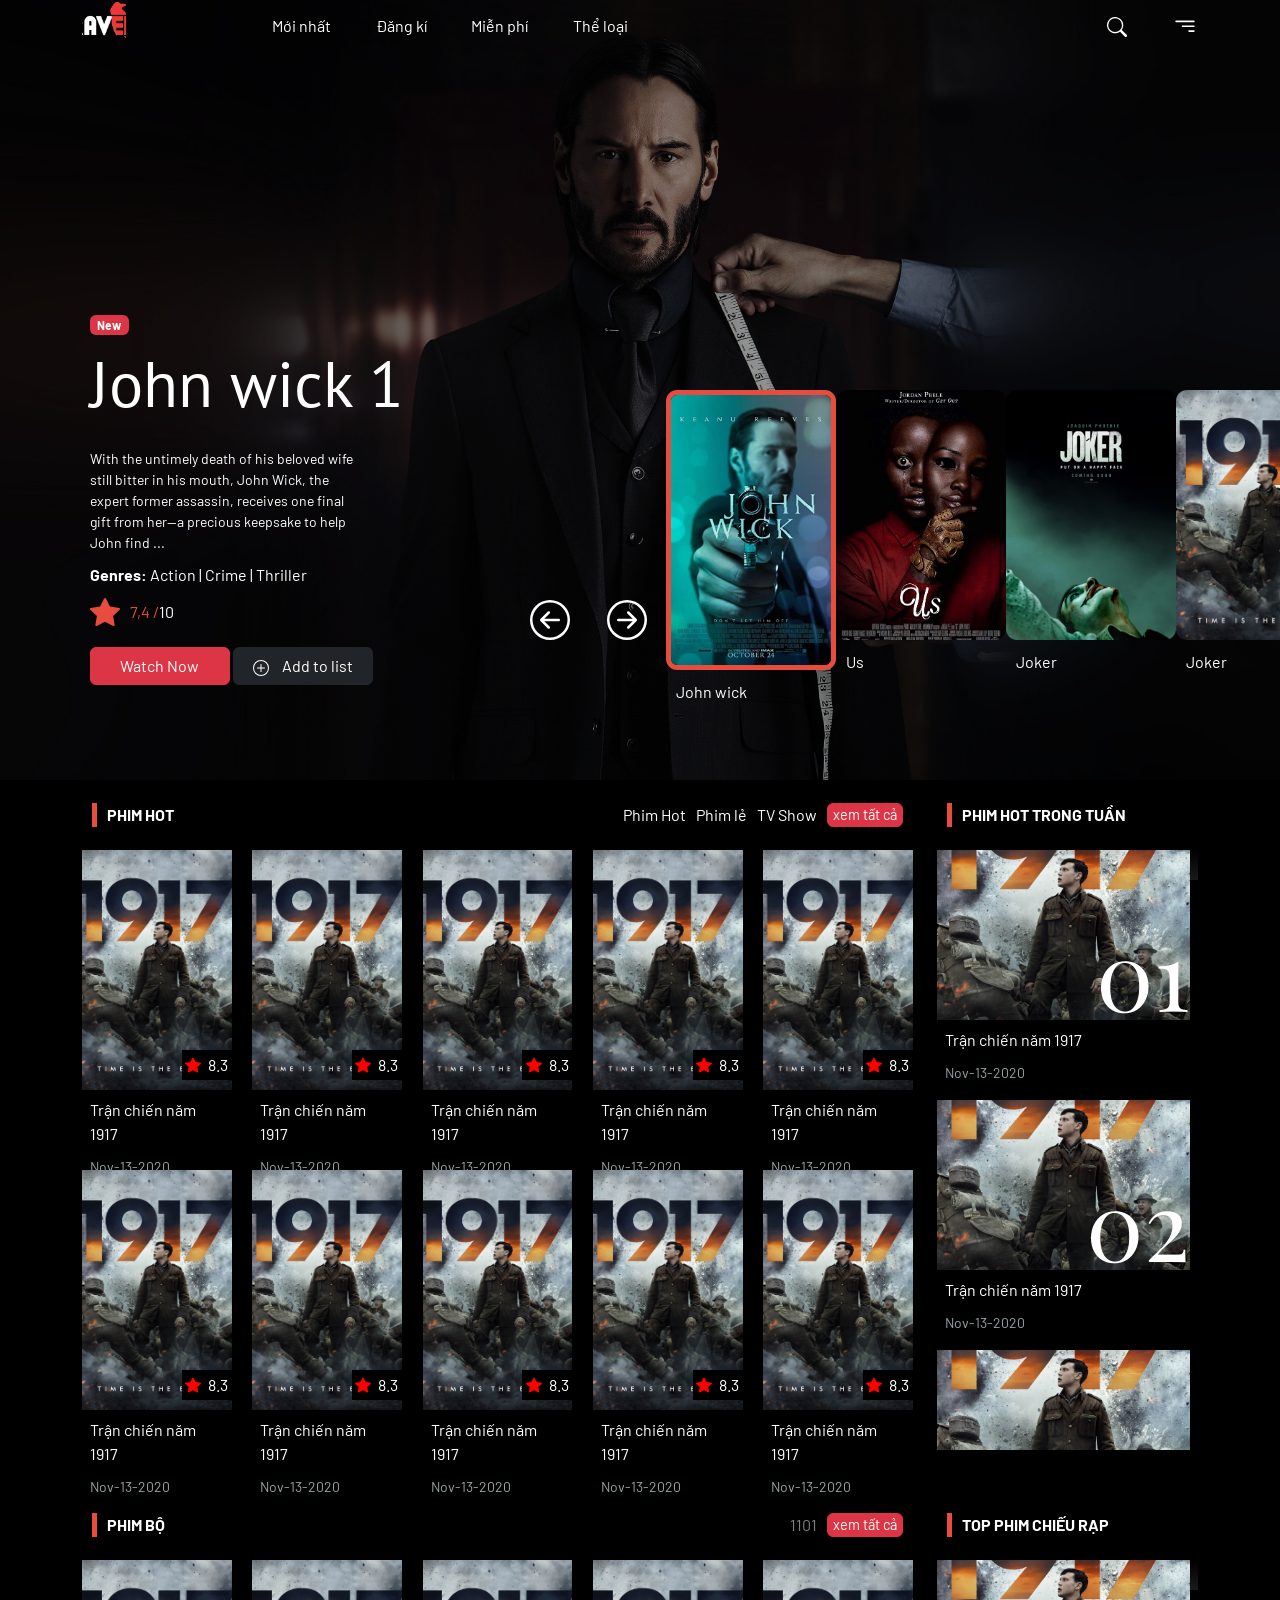
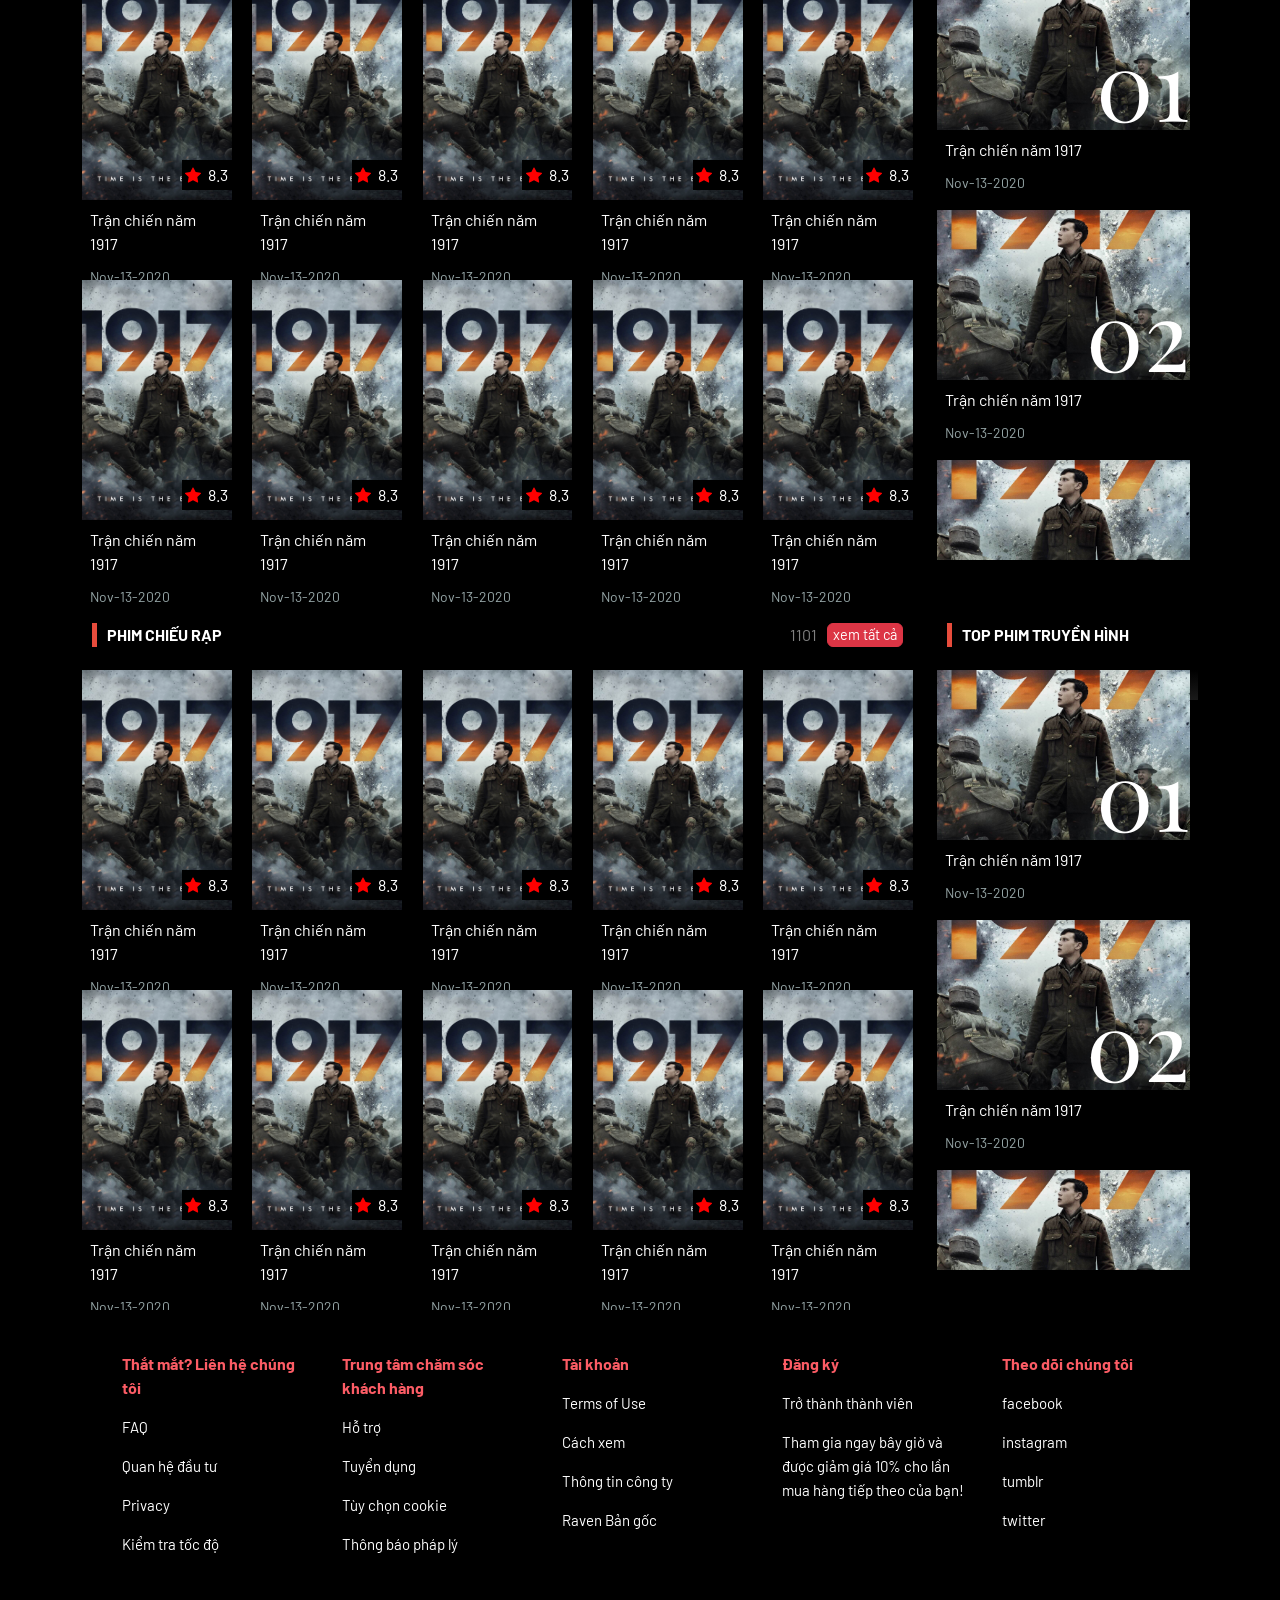
<file: movieTemplace/index.html>
<!DOCTYPE html>
<html lang="en">
<head>
    <meta charset="UTF-8">
    <meta name="viewport" content="width=device-width, initial-scale=1.0">
    <title>Movie Raven</title>
    <link rel="icon" href="img/logo2.png" type="image" sizes="16x16">
    <link href="https://cdn.jsdelivr.net/npm/bootstrap@5.0.0-beta1/dist/css/bootstrap.min.css" rel="stylesheet" integrity="sha384-giJF6kkoqNQ00vy+HMDP7azOuL0xtbfIcaT9wjKHr8RbDVddVHyTfAAsrekwKmP1" crossorigin="anonymous">
    <link rel="stylesheet" href="css/style.css">
</head>
<body>
    <!-- === opening header === -->
    <div class="wrap-fix">
        <header class="container">
            <div class="row">
                <div class="logo col-2 d-flex  align-items-center">
                    <a href="/"><img src="img/logo2.png" alt=""></a>
                </div>
                <nav class="col-4">
                    <ul class="nav-menu d-flex justify-content-between" style="margin-bottom: 0;">
                        <li><a href="" class="a-w">Mới nhất</a></li>
                        <li><a href="" class="a-w">Đăng kí</a></li>
                        <li><a href="" class="a-w">Miễn phí</a></li>
                        <li><a href="" class="a-w">Thể loại</a>
                            <ul class="c-dropdown">
                                <li><a href="" class="a-w">Hello world</a></li>
                                <li><a href="" class="a-w">Hello world</a></li>
                                <li><a href="" class="a-w">Hello world</a></li>
                                <li><a href="" class="a-w">Hello world</a></li>
                                <li><a href="" class="a-w">Hello world</a></li>
                                <li><a href="" class="a-w">Hello world</a></li>
                                <li><a href="" class="a-w">Hello world</a></li>
                                <li><a href="" class="a-w">Hello world</a></li>
                                <li><a href="" class="a-w">Hello world</a></li>
                            </ul>
                        </li>
                    </ul>
                </nav>
                <div class="side-bar col-6 d-flex justify-content-end align-items-center">
                    <div class="col-2 d-flex justify-content-between align-items-center">
                        <div class="sidebar-search">
                            <svg xmlns="http://www.w3.org/2000/svg" width="20" height="20" fill="currentColor" class="bi bi-search " viewBox="0 0 16 16">
                                <path d="M11.742 10.344a6.5 6.5 0 1 0-1.397 1.398h-.001c.03.04.062.078.098.115l3.85 3.85a1 1 0 0 0 1.415-1.414l-3.85-3.85a1.007 1.007 0 0 0-.115-.1zM12 6.5a5.5 5.5 0 1 1-11 0 5.5 5.5 0 0 1 11 0z"/>
                              </svg>
                              <svg xmlns="http://www.w3.org/2000/svg" width="20" height="20" fill="currentColor" class="bi bi-x icon-hide" viewBox="0 0 16 16">
                                <path d="M4.646 4.646a.5.5 0 0 1 .708 0L8 7.293l2.646-2.647a.5.5 0 0 1 .708.708L8.707 8l2.647 2.646a.5.5 0 0 1-.708.708L8 8.707l-2.646 2.647a.5.5 0 0 1-.708-.708L7.293 8 4.646 5.354a.5.5 0 0 1 0-.708z"/>
                              </svg>
                        </div>
                        <div class="search-box">
                            <div class="d-flex align-items-center">
                                <input type="text" placeholder="Tìm kiếm: Movie, tv show, ...">
                                <a href="http://" ><div class="btn btn-danger mb-1 rounded-0" style="height: 40px;">Tìm </div></a>
                            </div>
                            
                            <ul class="shadow">
                                <li><a href="/" class="a-b">Record 1</a></li>
                                <li><a href="/" class="a-b">Record 1</a></li>
                                <li><a href="/" class="a-b">Record 1</a></li>
                            </ul>
                        </div>
                        <div class="sidebar-menu">
                            <svg xmlns="http://www.w3.org/2000/svg" width="26" height="26" fill="currentColor" class="bi bi-filter-right" viewBox="0 0 16 16">
                                <path d="M14 10.5a.5.5 0 0 0-.5-.5h-3a.5.5 0 0 0 0 1h3a.5.5 0 0 0 .5-.5zm0-3a.5.5 0 0 0-.5-.5h-7a.5.5 0 0 0 0 1h7a.5.5 0 0 0 .5-.5zm0-3a.5.5 0 0 0-.5-.5h-11a.5.5 0 0 0 0 1h11a.5.5 0 0 0 .5-.5z"/>
                              </svg>
                            <ul class="sidebar-ul shadow">
                                <li><a href="/" class="a-b">Hồ sơ</a></li>
                                <li><a href="/" class="a-b">Danh sách phát</a></li>
                                <li><a href="/" class="a-b">Logout</a></li>
                            </ul>
                        </div>
                    </div>
                </div>
            </div>
        </header>
    </div>
    <!-- === close header === -->

    <!-- === opening banner === -->
    <div class="banner">
        <div class="banner-slides">
            <div class="banner-slide-item banner-slide-item-active">
                <div class="banner-main-img">
                    <div class="over-lay"></div>
                    <img src="img/maxresdefault.jpg" alt="">
                </div>
                <div class="banner-main-content">
                    <div class="banner-main-l">
                        <span class="badge bg-danger">New</span>
                        <p class="main-name"><a href="/" class="a-w">John wick 1</a></p>
                        <small class="main-desc">
                            With the untimely death of his beloved wife still bitter in his mouth, John Wick, the expert former assassin, receives one final gift from her--a precious keepsake to help John find ...
                        </small>
                        <b class="main-genres">Genres: </b> Action | Crime | Thriller
                        <div class="main-rating d-flex">
                            <svg xmlns="http://www.w3.org/2000/svg" width="30" height="30" fill="currentColor" class="bi bi-star-fill" viewBox="0 0 16 16" style="margin-right: 10px;">
                                <path d="M3.612 15.443c-.386.198-.824-.149-.746-.592l.83-4.73L.173 6.765c-.329-.314-.158-.888.283-.95l4.898-.696L7.538.792c.197-.39.73-.39.927 0l2.184 4.327 4.898.696c.441.062.612.636.283.95l-3.523 3.356.83 4.73c.078.443-.36.79-.746.592L8 13.187l-4.389 2.256z"/>
                              </svg>
                              <p>7,4 /</p> <p style="color: white;"> 10</p>
                        </div>
                        <div class="main-btn">
                            <div class="btn btn-danger">
                                <a href="/" class="a-w">Watch Now</a>
                            </div>
                            <div class="btn btn-dark"> 
                                <svg xmlns="http://www.w3.org/2000/svg" width="16" height="16" fill="currentColor" class="bi bi-plus-circle" viewBox="0 0 16 16" style="margin-right: 10px;">
                                    <path d="M8 15A7 7 0 1 1 8 1a7 7 0 0 1 0 14zm0 1A8 8 0 1 0 8 0a8 8 0 0 0 0 16z"/>
                                    <path d="M8 4a.5.5 0 0 1 .5.5v3h3a.5.5 0 0 1 0 1h-3v3a.5.5 0 0 1-1 0v-3h-3a.5.5 0 0 1 0-1h3v-3A.5.5 0 0 1 8 4z"/>
                                  </svg>
                                <a href="/" class="a-w">Add to list</a>
                            </div>
                        </div>
                    </div>
                </div>
            </div>
            <div class="banner-slide-item ">
                <div class="banner-main-img">
                    <div class="over-lay"></div>
                    <img src="img/us.jpg" alt="">
                </div>
                <div class="banner-main-content">
                    <div class="banner-main-l">
                        <span class="badge bg-danger">New</span>
                        <p class="main-name"><a href="/" class="a-w">John wick 3</a></p>
                        <small class="main-desc">
                            With the untimely death of his beloved wife still bitter in his mouth, John Wick, the expert former assassin, receives one final gift from her--a precious keepsake to help John find ...
                        </small>
                        <b class="main-genres">Genres: </b> Action | Crime | Thriller
                        <div class="main-rating d-flex">
                            <svg xmlns="http://www.w3.org/2000/svg" width="30" height="30" fill="currentColor" class="bi bi-star-fill" viewBox="0 0 16 16" style="margin-right: 10px;">
                                <path d="M3.612 15.443c-.386.198-.824-.149-.746-.592l.83-4.73L.173 6.765c-.329-.314-.158-.888.283-.95l4.898-.696L7.538.792c.197-.39.73-.39.927 0l2.184 4.327 4.898.696c.441.062.612.636.283.95l-3.523 3.356.83 4.73c.078.443-.36.79-.746.592L8 13.187l-4.389 2.256z"/>
                              </svg>
                              <p>7,4 /</p> <p style="color: white;"> 10</p>
                        </div>
                        <div class="main-btn">
                            <div class="btn btn-danger">
                                <a href="/" class="a-w">Watch Now</a>
                            </div>
                            <div class="btn btn-dark"> 
                                <svg xmlns="http://www.w3.org/2000/svg" width="16" height="16" fill="currentColor" class="bi bi-plus-circle" viewBox="0 0 16 16" style="margin-right: 10px;">
                                    <path d="M8 15A7 7 0 1 1 8 1a7 7 0 0 1 0 14zm0 1A8 8 0 1 0 8 0a8 8 0 0 0 0 16z"/>
                                    <path d="M8 4a.5.5 0 0 1 .5.5v3h3a.5.5 0 0 1 0 1h-3v3a.5.5 0 0 1-1 0v-3h-3a.5.5 0 0 1 0-1h3v-3A.5.5 0 0 1 8 4z"/>
                                  </svg>
                                <a href="/" class="a-w">Add to list</a>
                            </div>
                        </div>
                    </div>
                </div>
            </div>
            <div class="banner-slide-item  ">
                <div class="banner-main-img">
                    <div class="over-lay"></div>
                    <img src="img/joke.jpg" alt="">
                </div>
                <div class="banner-main-content">
                    <div class="banner-main-l">
                        <span class="badge bg-danger">New</span>
                        <p class="main-name"><a href="/" class="a-w">John wick 2</a></p>
                        <small class="main-desc">
                            With the untimely death of his beloved wife still bitter in his mouth, John Wick, the expert former assassin, receives one final gift from her--a precious keepsake to help John find ...
                        </small>
                        <b class="main-genres">Genres: </b> Action | Crime | Thriller
                        <div class="main-rating d-flex">
                            <svg xmlns="http://www.w3.org/2000/svg" width="30" height="30" fill="currentColor" class="bi bi-star-fill" viewBox="0 0 16 16" style="margin-right: 10px;">
                                <path d="M3.612 15.443c-.386.198-.824-.149-.746-.592l.83-4.73L.173 6.765c-.329-.314-.158-.888.283-.95l4.898-.696L7.538.792c.197-.39.73-.39.927 0l2.184 4.327 4.898.696c.441.062.612.636.283.95l-3.523 3.356.83 4.73c.078.443-.36.79-.746.592L8 13.187l-4.389 2.256z"/>
                              </svg>
                              <p>7,4 /</p> <p style="color: white;"> 10</p>
                        </div>
                        <div class="main-btn">
                            <div class="btn btn-danger">
                                <a href="/" class="a-w">Watch Now</a>
                            </div>
                            <div class="btn btn-dark"> 
                                <svg xmlns="http://www.w3.org/2000/svg" width="16" height="16" fill="currentColor" class="bi bi-plus-circle" viewBox="0 0 16 16" style="margin-right: 10px;">
                                    <path d="M8 15A7 7 0 1 1 8 1a7 7 0 0 1 0 14zm0 1A8 8 0 1 0 8 0a8 8 0 0 0 0 16z"/>
                                    <path d="M8 4a.5.5 0 0 1 .5.5v3h3a.5.5 0 0 1 0 1h-3v3a.5.5 0 0 1-1 0v-3h-3a.5.5 0 0 1 0-1h3v-3A.5.5 0 0 1 8 4z"/>
                                  </svg>
                                <a href="/" class="a-w">Add to list</a>
                            </div>
                        </div>
                    </div>
                </div>
            </div>
           
            <div class="banner-slide-item ">
                <div class="banner-main-img">
                    <div class="over-lay"></div>
                    <img src="img/1917.jpg" alt="">
                </div>
                <div class="banner-main-content">
                    <div class="banner-main-l">
                        <span class="badge bg-danger">New</span>
                        <p class="main-name"><a href="/" class="a-w">John wick 4</a></p>
                        <small class="main-desc">
                            With the untimely death of his beloved wife still bitter in his mouth, John Wick, the expert former assassin, receives one final gift from her--a precious keepsake to help John find ...
                        </small>
                        <b class="main-genres">Genres: </b> Action | Crime | Thriller
                        <div class="main-rating d-flex">
                            <svg xmlns="http://www.w3.org/2000/svg" width="30" height="30" fill="currentColor" class="bi bi-star-fill" viewBox="0 0 16 16" style="margin-right: 10px;">
                                <path d="M3.612 15.443c-.386.198-.824-.149-.746-.592l.83-4.73L.173 6.765c-.329-.314-.158-.888.283-.95l4.898-.696L7.538.792c.197-.39.73-.39.927 0l2.184 4.327 4.898.696c.441.062.612.636.283.95l-3.523 3.356.83 4.73c.078.443-.36.79-.746.592L8 13.187l-4.389 2.256z"/>
                              </svg>
                              <p>7,4 /</p> <p style="color: white;"> 10</p>
                        </div>
                        <div class="main-btn">
                            <div class="btn btn-danger">
                                <a href="/" class="a-w">Watch Now</a>
                            </div>
                            <div class="btn btn-dark"> 
                                <svg xmlns="http://www.w3.org/2000/svg" width="16" height="16" fill="currentColor" class="bi bi-plus-circle" viewBox="0 0 16 16" style="margin-right: 10px;">
                                    <path d="M8 15A7 7 0 1 1 8 1a7 7 0 0 1 0 14zm0 1A8 8 0 1 0 8 0a8 8 0 0 0 0 16z"/>
                                    <path d="M8 4a.5.5 0 0 1 .5.5v3h3a.5.5 0 0 1 0 1h-3v3a.5.5 0 0 1-1 0v-3h-3a.5.5 0 0 1 0-1h3v-3A.5.5 0 0 1 8 4z"/>
                                  </svg>
                                <a href="/" class="a-w">Add to list</a>
                            </div>
                        </div>
                    </div>
                </div>
            </div>
        </div>
        <div class="banner-main-r d-flex align-items-end">
            <div class="main-navi">
                <div class="" id="prev" onclick="prevSlide()">
                    <svg xmlns="http://www.w3.org/2000/svg" width="16" height="16" fill="currentColor" class="bi bi-arrow-left-circle" viewBox="0 0 16 16">
                        <path fill-rule="evenodd" d="M1 8a7 7 0 1 0 14 0A7 7 0 0 0 1 8zm15 0A8 8 0 1 1 0 8a8 8 0 0 1 16 0zm-4.5-.5a.5.5 0 0 1 0 1H5.707l2.147 2.146a.5.5 0 0 1-.708.708l-3-3a.5.5 0 0 1 0-.708l3-3a.5.5 0 1 1 .708.708L5.707 7.5H11.5z"/>
                      </svg>
                </div>
                <div class="" id="next" onclick="nextSlide()">
                    <svg xmlns="http://www.w3.org/2000/svg" width="16" height="16" fill="currentColor" class="bi bi-arrow-right-circle" viewBox="0 0 16 16">
                        <path fill-rule="evenodd" d="M1 8a7 7 0 1 0 14 0A7 7 0 0 0 1 8zm15 0A8 8 0 1 1 0 8a8 8 0 0 1 16 0zM4.5 7.5a.5.5 0 0 0 0 1h5.793l-2.147 2.146a.5.5 0 0 0 .708.708l3-3a.5.5 0 0 0 0-.708l-3-3a.5.5 0 1 0-.708.708L10.293 7.5H4.5z"/>
                      </svg>
                </div>
            </div>

            <div class="main-mini-carts">
                <div class="main-mini-cart main-mini-cart-active">
                    <img src="img/71WiYBT2QsL._AC_SY741_.jpg" alt="">
                    <div class="mini-cart-content"><a href="" class="a-w">John wick</a></div>
                </div>
                <div class="main-mini-cart">
                    <img src="img/91jatiUZjtL._AC_SL1500_.jpg" alt="">
                    <div class="mini-cart-content"><a href="" class="a-w">Us</a></div>
                </div>
                <div class="main-mini-cart">
                    <img src="img/joker_full.jpg" alt="">
                    <div class="mini-cart-content"><a href="" class="a-w">Joker</a></div>
                </div>
                <div class="main-mini-cart">
                    <img src="img/1917_-_Sam_Mendes_-_Hollywood_War_Film_Classic_English_Movie_Poster_a12704bd-2b25-4aa7-8c8d-8f40cf467dc7.jpg" alt="">
                    <div class="mini-cart-content"><a href="" class="a-w">Joker</a></div>
                </div>
            </div>
        </div>
    </div>
    <!-- === close banner === -->

    <!-- === opening content === -->
    <section class="container">
        <div class="row">
            <div class="col-9">
                <div class="content-navi d-flex justify-content-between align-items-center">
                    <b class="col">PHIM HOT</b>
                    <span class="d-flex align-items-center  justify-content-between" >
                        <ul class="d-flex  justify-content-between" style="margin: 0; list-style: none;">
                            <li><a href="a-w" class="a-w">Phim Hot</a></li>
                            <li><a href="a-w" class="a-w" style="margin: 0 10px;">Phim lẻ</a></li>
                            <li><a href="a-w" class="a-w">TV Show</a></li>
                        </ul>
                        <a href="" class="btn btn-danger" style="margin-left: 10px; padding: 0 5px; font-size: 0.9rem;">xem tất cả</a>
                    </span>
                </div>
                <div class="movies-container">
                    <div class="movie-item">
                        <div class="movie-img">
                            <img src="img/1917_-_Sam_Mendes_-_Hollywood_War_Film_Classic_English_Movie_Poster_a12704bd-2b25-4aa7-8c8d-8f40cf467dc7.jpg" alt="">
                        </div>
                        <div class="movie-ratingavg">
                            <svg  xmlns="http://www.w3.org/2000/svg" width="16" height="16" fill="red" class="bi bi-star-fill" viewBox="0 0 16 16">
                                <path d="M3.612 15.443c-.386.198-.824-.149-.746-.592l.83-4.73L.173 6.765c-.329-.314-.158-.888.283-.95l4.898-.696L7.538.792c.197-.39.73-.39.927 0l2.184 4.327 4.898.696c.441.062.612.636.283.95l-3.523 3.356.83 4.73c.078.443-.36.79-.746.592L8 13.187l-4.389 2.256z"/>
                              </svg>
                            8.3</div>
                        <div class="movie-title p-2"><a href="" class="a-w">Trận chiến năm 1917</a></div>
                        <small class="movie-year p-2" style="color: #95a5a6;">Nov-13-2020</small>
                        <div class="movie-popup">
                            <div class="p-2">Trận Chiến Năm 1917</div>
                            <div class="popup-imdb d-flex align-items-center justify-content-around">
                                <span class="btn btn-dark">IMDB: 7.9</span>
                                <small>2019</small>
                                <small>119 phút</small>
                                <small>600 lượt xem</small>
                            </div>
                            <div class="p-2">
                                <p style="color: #95a5a6;">Bộ phim “1917” kể về hai binh sĩ Anh trong Chiến tranh Thế giới thứ nhất (do George MacKay và ...
                                </p>
                            </div>
                            <ul class="popup-genres">
                                <li><a href="" class="a-w">Hành động</a></li>
                                <li><a href="" class="a-w">Giật gân</a></li>
                                <li><a href="" class="a-w">Tâm lí</a></li>
                            </ul>
                        </div>
                    </div>
                    <div class="movie-item">
                        <div class="movie-img">
                            <img src="img/1917_-_Sam_Mendes_-_Hollywood_War_Film_Classic_English_Movie_Poster_a12704bd-2b25-4aa7-8c8d-8f40cf467dc7.jpg" alt="">
                        </div>
                        <div class="movie-ratingavg">
                            <svg  xmlns="http://www.w3.org/2000/svg" width="16" height="16" fill="red" class="bi bi-star-fill" viewBox="0 0 16 16">
                                <path d="M3.612 15.443c-.386.198-.824-.149-.746-.592l.83-4.73L.173 6.765c-.329-.314-.158-.888.283-.95l4.898-.696L7.538.792c.197-.39.73-.39.927 0l2.184 4.327 4.898.696c.441.062.612.636.283.95l-3.523 3.356.83 4.73c.078.443-.36.79-.746.592L8 13.187l-4.389 2.256z"/>
                              </svg>
                            8.3</div>
                        <div class="movie-title p-2"><a href="" class="a-w">Trận chiến năm 1917</a></div>
                        <small class="movie-year p-2" style="color: #95a5a6;">Nov-13-2020</small>
                        <div class="movie-popup">
                            <div class="p-2">Trận Chiến Năm 1917</div>
                            <div class="popup-imdb d-flex align-items-center justify-content-around">
                                <span class="btn btn-dark">IMDB: 7.9</span>
                                <small>2019</small>
                                <small>119 phút</small>
                                <small>600 lượt xem</small>
                            </div>
                            <div class="p-2">
                                <p style="color: #95a5a6;">Bộ phim “1917” kể về hai binh sĩ Anh trong Chiến tranh Thế giới thứ nhất (do George MacKay và ...
                                </p>
                            </div>
                            <ul class="popup-genres">
                                <li><a href="" class="a-w">Hành động</a></li>
                                <li><a href="" class="a-w">Giật gân</a></li>
                                <li><a href="" class="a-w">Tâm lí</a></li>
                            </ul>
                        </div>
                    </div>
                    <div class="movie-item">
                        <div class="movie-img">
                            <img src="img/1917_-_Sam_Mendes_-_Hollywood_War_Film_Classic_English_Movie_Poster_a12704bd-2b25-4aa7-8c8d-8f40cf467dc7.jpg" alt="">
                        </div>
                        <div class="movie-ratingavg">
                            <svg  xmlns="http://www.w3.org/2000/svg" width="16" height="16" fill="red" class="bi bi-star-fill" viewBox="0 0 16 16">
                                <path d="M3.612 15.443c-.386.198-.824-.149-.746-.592l.83-4.73L.173 6.765c-.329-.314-.158-.888.283-.95l4.898-.696L7.538.792c.197-.39.73-.39.927 0l2.184 4.327 4.898.696c.441.062.612.636.283.95l-3.523 3.356.83 4.73c.078.443-.36.79-.746.592L8 13.187l-4.389 2.256z"/>
                              </svg>
                            8.3</div>
                        <div class="movie-title p-2"><a href="" class="a-w">Trận chiến năm 1917</a></div>
                        <small class="movie-year p-2" style="color: #95a5a6;">Nov-13-2020</small>
                        <div class="movie-popup">
                            <div class="p-2">Trận Chiến Năm 1917</div>
                            <div class="popup-imdb d-flex align-items-center justify-content-around">
                                <span class="btn btn-dark">IMDB: 7.9</span>
                                <small>2019</small>
                                <small>119 phút</small>
                                <small>600 lượt xem</small>
                            </div>
                            <div class="p-2">
                                <p style="color: #95a5a6;">Bộ phim “1917” kể về hai binh sĩ Anh trong Chiến tranh Thế giới thứ nhất (do George MacKay và ...
                                </p>
                            </div>
                            <ul class="popup-genres">
                                <li><a href="" class="a-w">Hành động</a></li>
                                <li><a href="" class="a-w">Giật gân</a></li>
                                <li><a href="" class="a-w">Tâm lí</a></li>
                            </ul>
                        </div>
                    </div>
                    <div class="movie-item">
                        <div class="movie-img">
                            <img src="img/1917_-_Sam_Mendes_-_Hollywood_War_Film_Classic_English_Movie_Poster_a12704bd-2b25-4aa7-8c8d-8f40cf467dc7.jpg" alt="">
                        </div>
                        <div class="movie-ratingavg">
                            <svg  xmlns="http://www.w3.org/2000/svg" width="16" height="16" fill="red" class="bi bi-star-fill" viewBox="0 0 16 16">
                                <path d="M3.612 15.443c-.386.198-.824-.149-.746-.592l.83-4.73L.173 6.765c-.329-.314-.158-.888.283-.95l4.898-.696L7.538.792c.197-.39.73-.39.927 0l2.184 4.327 4.898.696c.441.062.612.636.283.95l-3.523 3.356.83 4.73c.078.443-.36.79-.746.592L8 13.187l-4.389 2.256z"/>
                              </svg>
                            8.3</div>
                        <div class="movie-title p-2"><a href="" class="a-w">Trận chiến năm 1917</a></div>
                        <small class="movie-year p-2" style="color: #95a5a6;">Nov-13-2020</small>
                        <div class="movie-popup">
                            <div class="p-2">Trận Chiến Năm 1917</div>
                            <div class="popup-imdb d-flex align-items-center justify-content-around">
                                <span class="btn btn-dark">IMDB: 7.9</span>
                                <small>2019</small>
                                <small>119 phút</small>
                                <small>600 lượt xem</small>
                            </div>
                            <div class="p-2">
                                <p style="color: #95a5a6;">Bộ phim “1917” kể về hai binh sĩ Anh trong Chiến tranh Thế giới thứ nhất (do George MacKay và ...
                                </p>
                            </div>
                            <ul class="popup-genres">
                                <li><a href="" class="a-w">Hành động</a></li>
                                <li><a href="" class="a-w">Giật gân</a></li>
                                <li><a href="" class="a-w">Tâm lí</a></li>
                            </ul>
                        </div>
                    </div>
                    <div class="movie-item">
                        <div class="movie-img">
                            <img src="img/1917_-_Sam_Mendes_-_Hollywood_War_Film_Classic_English_Movie_Poster_a12704bd-2b25-4aa7-8c8d-8f40cf467dc7.jpg" alt="">
                        </div>
                        <div class="movie-ratingavg">
                            <svg  xmlns="http://www.w3.org/2000/svg" width="16" height="16" fill="red" class="bi bi-star-fill" viewBox="0 0 16 16">
                                <path d="M3.612 15.443c-.386.198-.824-.149-.746-.592l.83-4.73L.173 6.765c-.329-.314-.158-.888.283-.95l4.898-.696L7.538.792c.197-.39.73-.39.927 0l2.184 4.327 4.898.696c.441.062.612.636.283.95l-3.523 3.356.83 4.73c.078.443-.36.79-.746.592L8 13.187l-4.389 2.256z"/>
                              </svg>
                            8.3</div>
                        <div class="movie-title p-2"><a href="" class="a-w">Trận chiến năm 1917</a></div>
                        <small class="movie-year p-2" style="color: #95a5a6;">Nov-13-2020</small>
                        <div class="movie-popup">
                            <div class="p-2">Trận Chiến Năm 1917</div>
                            <div class="popup-imdb d-flex align-items-center justify-content-around">
                                <span class="btn btn-dark">IMDB: 7.9</span>
                                <small>2019</small>
                                <small>119 phút</small>
                                <small>600 lượt xem</small>
                            </div>
                            <div class="p-2">
                                <p style="color: #95a5a6;">Bộ phim “1917” kể về hai binh sĩ Anh trong Chiến tranh Thế giới thứ nhất (do George MacKay và ...
                                </p>
                            </div>
                            <ul class="popup-genres">
                                <li><a href="" class="a-w">Hành động</a></li>
                                <li><a href="" class="a-w">Giật gân</a></li>
                                <li><a href="" class="a-w">Tâm lí</a></li>
                            </ul>
                        </div>
                    </div>
                   
                    <div class="movie-item">
                        <div class="movie-img">
                            <img src="img/1917_-_Sam_Mendes_-_Hollywood_War_Film_Classic_English_Movie_Poster_a12704bd-2b25-4aa7-8c8d-8f40cf467dc7.jpg" alt="">
                        </div>
                        <div class="movie-ratingavg">
                            <svg  xmlns="http://www.w3.org/2000/svg" width="16" height="16" fill="red" class="bi bi-star-fill" viewBox="0 0 16 16">
                                <path d="M3.612 15.443c-.386.198-.824-.149-.746-.592l.83-4.73L.173 6.765c-.329-.314-.158-.888.283-.95l4.898-.696L7.538.792c.197-.39.73-.39.927 0l2.184 4.327 4.898.696c.441.062.612.636.283.95l-3.523 3.356.83 4.73c.078.443-.36.79-.746.592L8 13.187l-4.389 2.256z"/>
                              </svg>
                            8.3</div>
                        <div class="movie-title p-2"><a href="" class="a-w">Trận chiến năm 1917</a></div>
                        <small class="movie-year p-2" style="color: #95a5a6;">Nov-13-2020</small>
                        <div class="movie-popup">
                            <div class="p-2">Trận Chiến Năm 1917</div>
                            <div class="popup-imdb d-flex align-items-center justify-content-around">
                                <span class="btn btn-dark">IMDB: 7.9</span>
                                <small>2019</small>
                                <small>119 phút</small>
                                <small>600 lượt xem</small>
                            </div>
                            <div class="p-2">
                                <p style="color: #95a5a6;">Bộ phim “1917” kể về hai binh sĩ Anh trong Chiến tranh Thế giới thứ nhất (do George MacKay và ...
                                </p>
                            </div>
                            <ul class="popup-genres">
                                <li><a href="" class="a-w">Hành động</a></li>
                                <li><a href="" class="a-w">Giật gân</a></li>
                                <li><a href="" class="a-w">Tâm lí</a></li>
                            </ul>
                        </div>
                    </div>
                   
                    <div class="movie-item">
                        <div class="movie-img">
                            <img src="img/1917_-_Sam_Mendes_-_Hollywood_War_Film_Classic_English_Movie_Poster_a12704bd-2b25-4aa7-8c8d-8f40cf467dc7.jpg" alt="">
                        </div>
                        <div class="movie-ratingavg">
                            <svg  xmlns="http://www.w3.org/2000/svg" width="16" height="16" fill="red" class="bi bi-star-fill" viewBox="0 0 16 16">
                                <path d="M3.612 15.443c-.386.198-.824-.149-.746-.592l.83-4.73L.173 6.765c-.329-.314-.158-.888.283-.95l4.898-.696L7.538.792c.197-.39.73-.39.927 0l2.184 4.327 4.898.696c.441.062.612.636.283.95l-3.523 3.356.83 4.73c.078.443-.36.79-.746.592L8 13.187l-4.389 2.256z"/>
                              </svg>
                            8.3</div>
                        <div class="movie-title p-2"><a href="" class="a-w">Trận chiến năm 1917</a></div>
                        <small class="movie-year p-2" style="color: #95a5a6;">Nov-13-2020</small>
                        <div class="movie-popup">
                            <div class="p-2">Trận Chiến Năm 1917</div>
                            <div class="popup-imdb d-flex align-items-center justify-content-around">
                                <span class="btn btn-dark">IMDB: 7.9</span>
                                <small>2019</small>
                                <small>119 phút</small>
                                <small>600 lượt xem</small>
                            </div>
                            <div class="p-2">
                                <p style="color: #95a5a6;">Bộ phim “1917” kể về hai binh sĩ Anh trong Chiến tranh Thế giới thứ nhất (do George MacKay và ...
                                </p>
                            </div>
                            <ul class="popup-genres">
                                <li><a href="" class="a-w">Hành động</a></li>
                                <li><a href="" class="a-w">Giật gân</a></li>
                                <li><a href="" class="a-w">Tâm lí</a></li>
                            </ul>
                        </div>
                    </div>
                   
                    <div class="movie-item">
                        <div class="movie-img">
                            <img src="img/1917_-_Sam_Mendes_-_Hollywood_War_Film_Classic_English_Movie_Poster_a12704bd-2b25-4aa7-8c8d-8f40cf467dc7.jpg" alt="">
                        </div>
                        <div class="movie-ratingavg">
                            <svg  xmlns="http://www.w3.org/2000/svg" width="16" height="16" fill="red" class="bi bi-star-fill" viewBox="0 0 16 16">
                                <path d="M3.612 15.443c-.386.198-.824-.149-.746-.592l.83-4.73L.173 6.765c-.329-.314-.158-.888.283-.95l4.898-.696L7.538.792c.197-.39.73-.39.927 0l2.184 4.327 4.898.696c.441.062.612.636.283.95l-3.523 3.356.83 4.73c.078.443-.36.79-.746.592L8 13.187l-4.389 2.256z"/>
                              </svg>
                            8.3</div>
                        <div class="movie-title p-2"><a href="" class="a-w">Trận chiến năm 1917</a></div>
                        <small class="movie-year p-2" style="color: #95a5a6;">Nov-13-2020</small>
                        <div class="movie-popup">
                            <div class="p-2">Trận Chiến Năm 1917</div>
                            <div class="popup-imdb d-flex align-items-center justify-content-around">
                                <span class="btn btn-dark">IMDB: 7.9</span>
                                <small>2019</small>
                                <small>119 phút</small>
                                <small>600 lượt xem</small>
                            </div>
                            <div class="p-2">
                                <p style="color: #95a5a6;">Bộ phim “1917” kể về hai binh sĩ Anh trong Chiến tranh Thế giới thứ nhất (do George MacKay và ...
                                </p>
                            </div>
                            <ul class="popup-genres">
                                <li><a href="" class="a-w">Hành động</a></li>
                                <li><a href="" class="a-w">Giật gân</a></li>
                                <li><a href="" class="a-w">Tâm lí</a></li>
                            </ul>
                        </div>
                    </div>
                   
                    <div class="movie-item">
                        <div class="movie-img">
                            <img src="img/1917_-_Sam_Mendes_-_Hollywood_War_Film_Classic_English_Movie_Poster_a12704bd-2b25-4aa7-8c8d-8f40cf467dc7.jpg" alt="">
                        </div>
                        <div class="movie-ratingavg">
                            <svg  xmlns="http://www.w3.org/2000/svg" width="16" height="16" fill="red" class="bi bi-star-fill" viewBox="0 0 16 16">
                                <path d="M3.612 15.443c-.386.198-.824-.149-.746-.592l.83-4.73L.173 6.765c-.329-.314-.158-.888.283-.95l4.898-.696L7.538.792c.197-.39.73-.39.927 0l2.184 4.327 4.898.696c.441.062.612.636.283.95l-3.523 3.356.83 4.73c.078.443-.36.79-.746.592L8 13.187l-4.389 2.256z"/>
                              </svg>
                            8.3</div>
                        <div class="movie-title p-2"><a href="" class="a-w">Trận chiến năm 1917</a></div>
                        <small class="movie-year p-2" style="color: #95a5a6;">Nov-13-2020</small>
                        <div class="movie-popup">
                            <div class="p-2">Trận Chiến Năm 1917</div>
                            <div class="popup-imdb d-flex align-items-center justify-content-around">
                                <span class="btn btn-dark">IMDB: 7.9</span>
                                <small>2019</small>
                                <small>119 phút</small>
                                <small>600 lượt xem</small>
                            </div>
                            <div class="p-2">
                                <p style="color: #95a5a6;">Bộ phim “1917” kể về hai binh sĩ Anh trong Chiến tranh Thế giới thứ nhất (do George MacKay và ...
                                </p>
                            </div>
                            <ul class="popup-genres">
                                <li><a href="" class="a-w">Hành động</a></li>
                                <li><a href="" class="a-w">Giật gân</a></li>
                                <li><a href="" class="a-w">Tâm lí</a></li>
                            </ul>
                        </div>
                    </div>
                   
                    <div class="movie-item">
                        <div class="movie-img">
                            <img src="img/1917_-_Sam_Mendes_-_Hollywood_War_Film_Classic_English_Movie_Poster_a12704bd-2b25-4aa7-8c8d-8f40cf467dc7.jpg" alt="">
                        </div>
                        <div class="movie-ratingavg">
                            <svg  xmlns="http://www.w3.org/2000/svg" width="16" height="16" fill="red" class="bi bi-star-fill" viewBox="0 0 16 16">
                                <path d="M3.612 15.443c-.386.198-.824-.149-.746-.592l.83-4.73L.173 6.765c-.329-.314-.158-.888.283-.95l4.898-.696L7.538.792c.197-.39.73-.39.927 0l2.184 4.327 4.898.696c.441.062.612.636.283.95l-3.523 3.356.83 4.73c.078.443-.36.79-.746.592L8 13.187l-4.389 2.256z"/>
                              </svg>
                            8.3</div>
                        <div class="movie-title p-2"><a href="" class="a-w">Trận chiến năm 1917</a></div>
                        <small class="movie-year p-2" style="color: #95a5a6;">Nov-13-2020</small>
                        <div class="movie-popup">
                            <div class="p-2">Trận Chiến Năm 1917</div>
                            <div class="popup-imdb d-flex align-items-center justify-content-around">
                                <span class="btn btn-dark">IMDB: 7.9</span>
                                <small>2019</small>
                                <small>119 phút</small>
                                <small>600 lượt xem</small>
                            </div>
                            <div class="p-2">
                                <p style="color: #95a5a6;">Bộ phim “1917” kể về hai binh sĩ Anh trong Chiến tranh Thế giới thứ nhất (do George MacKay và ...
                                </p>
                            </div>
                            <ul class="popup-genres">
                                <li><a href="" class="a-w">Hành động</a></li>
                                <li><a href="" class="a-w">Giật gân</a></li>
                                <li><a href="" class="a-w">Tâm lí</a></li>
                            </ul>
                        </div>
                    </div>
                   
                </div>
            </div>
            <div class="col-3">
                <div class="content-navi d-flex justify-content-between align-items-center">
                    <b>PHIM HOT TRONG TUẦN</b>
                </div>
                <div class="movie-sidebar">
                    <div class="movie-sidebar-item">
                        <div class="movie-img">
                            <img src="img/1917_-_Sam_Mendes_-_Hollywood_War_Film_Classic_English_Movie_Poster_a12704bd-2b25-4aa7-8c8d-8f40cf467dc7.jpg" alt="">
                        </div>
                        <div class="sidebar-item-content">
                            <div class="movie-title p-2"><a href="" class="a-w">Trận chiến năm 1917</a></div>
                            <small class="movie-year p-2" style="color: #95a5a6;">Nov-13-2020</small>
                        </div>
                        <div class="sidebar-number">01</div>
                    </div>
                    <div class="movie-sidebar-item">
                        <div class="movie-img">
                            <img src="img/1917_-_Sam_Mendes_-_Hollywood_War_Film_Classic_English_Movie_Poster_a12704bd-2b25-4aa7-8c8d-8f40cf467dc7.jpg" alt="">
                        </div>
                        <div class="sidebar-item-content">
                            <div class="movie-title p-2"><a href="" class="a-w">Trận chiến năm 1917</a></div>
                            <small class="movie-year p-2" style="color: #95a5a6;">Nov-13-2020</small>
                        </div>
                        <div class="sidebar-number">02</div>
                    </div>
                    <div class="movie-sidebar-item">
                        <div class="movie-img">
                            <img src="img/1917_-_Sam_Mendes_-_Hollywood_War_Film_Classic_English_Movie_Poster_a12704bd-2b25-4aa7-8c8d-8f40cf467dc7.jpg" alt="">
                        </div>
                        <div class="sidebar-item-content">
                            <div class="movie-title p-2"><a href="" class="a-w">Trận chiến năm 1917</a></div>
                            <small class="movie-year p-2" style="color: #95a5a6;">Nov-13-2020</small>
                        </div>
                        <div class="sidebar-number">03</div>
                    </div>
                    <div class="movie-sidebar-item">
                        <div class="movie-img">
                            <img src="img/1917_-_Sam_Mendes_-_Hollywood_War_Film_Classic_English_Movie_Poster_a12704bd-2b25-4aa7-8c8d-8f40cf467dc7.jpg" alt="">
                        </div>
                        <div class="sidebar-item-content">
                            <div class="movie-title p-2"><a href="" class="a-w">Trận chiến năm 1917</a></div>
                            <small class="movie-year p-2" style="color: #95a5a6;">Nov-13-2020</small>
                        </div>
                        <div class="sidebar-number">04</div>
                    </div>
                    <div class="movie-sidebar-item">
                        <div class="movie-img">
                            <img src="img/1917_-_Sam_Mendes_-_Hollywood_War_Film_Classic_English_Movie_Poster_a12704bd-2b25-4aa7-8c8d-8f40cf467dc7.jpg" alt="">
                        </div>
                        <div class="sidebar-item-content">
                            <div class="movie-title p-2"><a href="" class="a-w">Trận chiến năm 1917</a></div>
                            <small class="movie-year p-2" style="color: #95a5a6;">Nov-13-2020</small>
                        </div>
                        <div class="sidebar-number">05</div>
                    </div>
                    <div class="movie-sidebar-item">
                        <div class="movie-img">
                            <img src="img/1917_-_Sam_Mendes_-_Hollywood_War_Film_Classic_English_Movie_Poster_a12704bd-2b25-4aa7-8c8d-8f40cf467dc7.jpg" alt="">
                        </div>
                        <div class="sidebar-item-content">
                            <div class="movie-title p-2"><a href="" class="a-w">Trận chiến năm 1917</a></div>
                            <small class="movie-year p-2" style="color: #95a5a6;">Nov-13-2020</small>
                        </div>
                        <div class="sidebar-number">06</div>
                    </div>
                    <div class="movie-sidebar-item">
                        <div class="movie-img">
                            <img src="img/1917_-_Sam_Mendes_-_Hollywood_War_Film_Classic_English_Movie_Poster_a12704bd-2b25-4aa7-8c8d-8f40cf467dc7.jpg" alt="">
                        </div>
                        <div class="sidebar-item-content">
                            <div class="movie-title p-2"><a href="" class="a-w">Trận chiến năm 1917</a></div>
                            <small class="movie-year p-2" style="color: #95a5a6;">Nov-13-2020</small>
                        </div>
                        <div class="sidebar-number">07</div>
                    </div>
                </div>
            </div>
        </div>        
    </section>
    <!-- ==== close content ==== -->

    <!-- === opening content === -->
    <section class="container">
        <div class="row">
            <div class="col-9">
                <div class="content-navi d-flex justify-content-between align-items-center">
                    <b>PHIM BỘ</b>
                    <span class="d-flex align-items-center">
                        <p class="m-0" style="color: gray;">1101</p>
                        <a href="" class="btn btn-danger" style="margin-left: 10px; padding: 0 5px; font-size: 0.9rem;">xem tất cả</a>
                    </span>
                </div>
                <div class="movies-container">
                    <div class="movie-item">
                        <div class="movie-img">
                            <img src="img/1917_-_Sam_Mendes_-_Hollywood_War_Film_Classic_English_Movie_Poster_a12704bd-2b25-4aa7-8c8d-8f40cf467dc7.jpg" alt="">
                        </div>
                        <div class="movie-ratingavg">
                            <svg  xmlns="http://www.w3.org/2000/svg" width="16" height="16" fill="red" class="bi bi-star-fill" viewBox="0 0 16 16">
                                <path d="M3.612 15.443c-.386.198-.824-.149-.746-.592l.83-4.73L.173 6.765c-.329-.314-.158-.888.283-.95l4.898-.696L7.538.792c.197-.39.73-.39.927 0l2.184 4.327 4.898.696c.441.062.612.636.283.95l-3.523 3.356.83 4.73c.078.443-.36.79-.746.592L8 13.187l-4.389 2.256z"/>
                              </svg>
                            8.3</div>
                        <div class="movie-title p-2"><a href="" class="a-w">Trận chiến năm 1917</a></div>
                        <small class="movie-year p-2" style="color: #95a5a6;">Nov-13-2020</small>
                        <div class="movie-popup">
                            <div class="p-2">Trận Chiến Năm 1917</div>
                            <div class="popup-imdb d-flex align-items-center justify-content-around">
                                <span class="btn btn-dark">IMDB: 7.9</span>
                                <small>2019</small>
                                <small>119 phút</small>
                                <small>600 lượt xem</small>
                            </div>
                            <div class="p-2">
                                <p style="color: #95a5a6;">Bộ phim “1917” kể về hai binh sĩ Anh trong Chiến tranh Thế giới thứ nhất (do George MacKay và ...
                                </p>
                            </div>
                            <ul class="popup-genres">
                                <li><a href="" class="a-w">Hành động</a></li>
                                <li><a href="" class="a-w">Giật gân</a></li>
                                <li><a href="" class="a-w">Tâm lí</a></li>
                            </ul>
                        </div>
                    </div>
                    <div class="movie-item">
                        <div class="movie-img">
                            <img src="img/1917_-_Sam_Mendes_-_Hollywood_War_Film_Classic_English_Movie_Poster_a12704bd-2b25-4aa7-8c8d-8f40cf467dc7.jpg" alt="">
                        </div>
                        <div class="movie-ratingavg">
                            <svg  xmlns="http://www.w3.org/2000/svg" width="16" height="16" fill="red" class="bi bi-star-fill" viewBox="0 0 16 16">
                                <path d="M3.612 15.443c-.386.198-.824-.149-.746-.592l.83-4.73L.173 6.765c-.329-.314-.158-.888.283-.95l4.898-.696L7.538.792c.197-.39.73-.39.927 0l2.184 4.327 4.898.696c.441.062.612.636.283.95l-3.523 3.356.83 4.73c.078.443-.36.79-.746.592L8 13.187l-4.389 2.256z"/>
                              </svg>
                            8.3</div>
                        <div class="movie-title p-2"><a href="" class="a-w">Trận chiến năm 1917</a></div>
                        <small class="movie-year p-2" style="color: #95a5a6;">Nov-13-2020</small>
                        <div class="movie-popup">
                            <div class="p-2">Trận Chiến Năm 1917</div>
                            <div class="popup-imdb d-flex align-items-center justify-content-around">
                                <span class="btn btn-dark">IMDB: 7.9</span>
                                <small>2019</small>
                                <small>119 phút</small>
                                <small>600 lượt xem</small>
                            </div>
                            <div class="p-2">
                                <p style="color: #95a5a6;">Bộ phim “1917” kể về hai binh sĩ Anh trong Chiến tranh Thế giới thứ nhất (do George MacKay và ...
                                </p>
                            </div>
                            <ul class="popup-genres">
                                <li><a href="" class="a-w">Hành động</a></li>
                                <li><a href="" class="a-w">Giật gân</a></li>
                                <li><a href="" class="a-w">Tâm lí</a></li>
                            </ul>
                        </div>
                    </div>
                    <div class="movie-item">
                        <div class="movie-img">
                            <img src="img/1917_-_Sam_Mendes_-_Hollywood_War_Film_Classic_English_Movie_Poster_a12704bd-2b25-4aa7-8c8d-8f40cf467dc7.jpg" alt="">
                        </div>
                        <div class="movie-ratingavg">
                            <svg  xmlns="http://www.w3.org/2000/svg" width="16" height="16" fill="red" class="bi bi-star-fill" viewBox="0 0 16 16">
                                <path d="M3.612 15.443c-.386.198-.824-.149-.746-.592l.83-4.73L.173 6.765c-.329-.314-.158-.888.283-.95l4.898-.696L7.538.792c.197-.39.73-.39.927 0l2.184 4.327 4.898.696c.441.062.612.636.283.95l-3.523 3.356.83 4.73c.078.443-.36.79-.746.592L8 13.187l-4.389 2.256z"/>
                              </svg>
                            8.3</div>
                        <div class="movie-title p-2"><a href="" class="a-w">Trận chiến năm 1917</a></div>
                        <small class="movie-year p-2" style="color: #95a5a6;">Nov-13-2020</small>
                        <div class="movie-popup">
                            <div class="p-2">Trận Chiến Năm 1917</div>
                            <div class="popup-imdb d-flex align-items-center justify-content-around">
                                <span class="btn btn-dark">IMDB: 7.9</span>
                                <small>2019</small>
                                <small>119 phút</small>
                                <small>600 lượt xem</small>
                            </div>
                            <div class="p-2">
                                <p style="color: #95a5a6;">Bộ phim “1917” kể về hai binh sĩ Anh trong Chiến tranh Thế giới thứ nhất (do George MacKay và ...
                                </p>
                            </div>
                            <ul class="popup-genres">
                                <li><a href="" class="a-w">Hành động</a></li>
                                <li><a href="" class="a-w">Giật gân</a></li>
                                <li><a href="" class="a-w">Tâm lí</a></li>
                            </ul>
                        </div>
                    </div>
                    <div class="movie-item">
                        <div class="movie-img">
                            <img src="img/1917_-_Sam_Mendes_-_Hollywood_War_Film_Classic_English_Movie_Poster_a12704bd-2b25-4aa7-8c8d-8f40cf467dc7.jpg" alt="">
                        </div>
                        <div class="movie-ratingavg">
                            <svg  xmlns="http://www.w3.org/2000/svg" width="16" height="16" fill="red" class="bi bi-star-fill" viewBox="0 0 16 16">
                                <path d="M3.612 15.443c-.386.198-.824-.149-.746-.592l.83-4.73L.173 6.765c-.329-.314-.158-.888.283-.95l4.898-.696L7.538.792c.197-.39.73-.39.927 0l2.184 4.327 4.898.696c.441.062.612.636.283.95l-3.523 3.356.83 4.73c.078.443-.36.79-.746.592L8 13.187l-4.389 2.256z"/>
                              </svg>
                            8.3</div>
                        <div class="movie-title p-2"><a href="" class="a-w">Trận chiến năm 1917</a></div>
                        <small class="movie-year p-2" style="color: #95a5a6;">Nov-13-2020</small>
                        <div class="movie-popup">
                            <div class="p-2">Trận Chiến Năm 1917</div>
                            <div class="popup-imdb d-flex align-items-center justify-content-around">
                                <span class="btn btn-dark">IMDB: 7.9</span>
                                <small>2019</small>
                                <small>119 phút</small>
                                <small>600 lượt xem</small>
                            </div>
                            <div class="p-2">
                                <p style="color: #95a5a6;">Bộ phim “1917” kể về hai binh sĩ Anh trong Chiến tranh Thế giới thứ nhất (do George MacKay và ...
                                </p>
                            </div>
                            <ul class="popup-genres">
                                <li><a href="" class="a-w">Hành động</a></li>
                                <li><a href="" class="a-w">Giật gân</a></li>
                                <li><a href="" class="a-w">Tâm lí</a></li>
                            </ul>
                        </div>
                    </div>
                    <div class="movie-item">
                        <div class="movie-img">
                            <img src="img/1917_-_Sam_Mendes_-_Hollywood_War_Film_Classic_English_Movie_Poster_a12704bd-2b25-4aa7-8c8d-8f40cf467dc7.jpg" alt="">
                        </div>
                        <div class="movie-ratingavg">
                            <svg  xmlns="http://www.w3.org/2000/svg" width="16" height="16" fill="red" class="bi bi-star-fill" viewBox="0 0 16 16">
                                <path d="M3.612 15.443c-.386.198-.824-.149-.746-.592l.83-4.73L.173 6.765c-.329-.314-.158-.888.283-.95l4.898-.696L7.538.792c.197-.39.73-.39.927 0l2.184 4.327 4.898.696c.441.062.612.636.283.95l-3.523 3.356.83 4.73c.078.443-.36.79-.746.592L8 13.187l-4.389 2.256z"/>
                              </svg>
                            8.3</div>
                        <div class="movie-title p-2"><a href="" class="a-w">Trận chiến năm 1917</a></div>
                        <small class="movie-year p-2" style="color: #95a5a6;">Nov-13-2020</small>
                        <div class="movie-popup">
                            <div class="p-2">Trận Chiến Năm 1917</div>
                            <div class="popup-imdb d-flex align-items-center justify-content-around">
                                <span class="btn btn-dark">IMDB: 7.9</span>
                                <small>2019</small>
                                <small>119 phút</small>
                                <small>600 lượt xem</small>
                            </div>
                            <div class="p-2">
                                <p style="color: #95a5a6;">Bộ phim “1917” kể về hai binh sĩ Anh trong Chiến tranh Thế giới thứ nhất (do George MacKay và ...
                                </p>
                            </div>
                            <ul class="popup-genres">
                                <li><a href="" class="a-w">Hành động</a></li>
                                <li><a href="" class="a-w">Giật gân</a></li>
                                <li><a href="" class="a-w">Tâm lí</a></li>
                            </ul>
                        </div>
                    </div>
                   
                    <div class="movie-item">
                        <div class="movie-img">
                            <img src="img/1917_-_Sam_Mendes_-_Hollywood_War_Film_Classic_English_Movie_Poster_a12704bd-2b25-4aa7-8c8d-8f40cf467dc7.jpg" alt="">
                        </div>
                        <div class="movie-ratingavg">
                            <svg  xmlns="http://www.w3.org/2000/svg" width="16" height="16" fill="red" class="bi bi-star-fill" viewBox="0 0 16 16">
                                <path d="M3.612 15.443c-.386.198-.824-.149-.746-.592l.83-4.73L.173 6.765c-.329-.314-.158-.888.283-.95l4.898-.696L7.538.792c.197-.39.73-.39.927 0l2.184 4.327 4.898.696c.441.062.612.636.283.95l-3.523 3.356.83 4.73c.078.443-.36.79-.746.592L8 13.187l-4.389 2.256z"/>
                              </svg>
                            8.3</div>
                        <div class="movie-title p-2"><a href="" class="a-w">Trận chiến năm 1917</a></div>
                        <small class="movie-year p-2" style="color: #95a5a6;">Nov-13-2020</small>
                        <div class="movie-popup">
                            <div class="p-2">Trận Chiến Năm 1917</div>
                            <div class="popup-imdb d-flex align-items-center justify-content-around">
                                <span class="btn btn-dark">IMDB: 7.9</span>
                                <small>2019</small>
                                <small>119 phút</small>
                                <small>600 lượt xem</small>
                            </div>
                            <div class="p-2">
                                <p style="color: #95a5a6;">Bộ phim “1917” kể về hai binh sĩ Anh trong Chiến tranh Thế giới thứ nhất (do George MacKay và ...
                                </p>
                            </div>
                            <ul class="popup-genres">
                                <li><a href="" class="a-w">Hành động</a></li>
                                <li><a href="" class="a-w">Giật gân</a></li>
                                <li><a href="" class="a-w">Tâm lí</a></li>
                            </ul>
                        </div>
                    </div>
                   
                    <div class="movie-item">
                        <div class="movie-img">
                            <img src="img/1917_-_Sam_Mendes_-_Hollywood_War_Film_Classic_English_Movie_Poster_a12704bd-2b25-4aa7-8c8d-8f40cf467dc7.jpg" alt="">
                        </div>
                        <div class="movie-ratingavg">
                            <svg  xmlns="http://www.w3.org/2000/svg" width="16" height="16" fill="red" class="bi bi-star-fill" viewBox="0 0 16 16">
                                <path d="M3.612 15.443c-.386.198-.824-.149-.746-.592l.83-4.73L.173 6.765c-.329-.314-.158-.888.283-.95l4.898-.696L7.538.792c.197-.39.73-.39.927 0l2.184 4.327 4.898.696c.441.062.612.636.283.95l-3.523 3.356.83 4.73c.078.443-.36.79-.746.592L8 13.187l-4.389 2.256z"/>
                              </svg>
                            8.3</div>
                        <div class="movie-title p-2"><a href="" class="a-w">Trận chiến năm 1917</a></div>
                        <small class="movie-year p-2" style="color: #95a5a6;">Nov-13-2020</small>
                        <div class="movie-popup">
                            <div class="p-2">Trận Chiến Năm 1917</div>
                            <div class="popup-imdb d-flex align-items-center justify-content-around">
                                <span class="btn btn-dark">IMDB: 7.9</span>
                                <small>2019</small>
                                <small>119 phút</small>
                                <small>600 lượt xem</small>
                            </div>
                            <div class="p-2">
                                <p style="color: #95a5a6;">Bộ phim “1917” kể về hai binh sĩ Anh trong Chiến tranh Thế giới thứ nhất (do George MacKay và ...
                                </p>
                            </div>
                            <ul class="popup-genres">
                                <li><a href="" class="a-w">Hành động</a></li>
                                <li><a href="" class="a-w">Giật gân</a></li>
                                <li><a href="" class="a-w">Tâm lí</a></li>
                            </ul>
                        </div>
                    </div>
                   
                    <div class="movie-item">
                        <div class="movie-img">
                            <img src="img/1917_-_Sam_Mendes_-_Hollywood_War_Film_Classic_English_Movie_Poster_a12704bd-2b25-4aa7-8c8d-8f40cf467dc7.jpg" alt="">
                        </div>
                        <div class="movie-ratingavg">
                            <svg  xmlns="http://www.w3.org/2000/svg" width="16" height="16" fill="red" class="bi bi-star-fill" viewBox="0 0 16 16">
                                <path d="M3.612 15.443c-.386.198-.824-.149-.746-.592l.83-4.73L.173 6.765c-.329-.314-.158-.888.283-.95l4.898-.696L7.538.792c.197-.39.73-.39.927 0l2.184 4.327 4.898.696c.441.062.612.636.283.95l-3.523 3.356.83 4.73c.078.443-.36.79-.746.592L8 13.187l-4.389 2.256z"/>
                              </svg>
                            8.3</div>
                        <div class="movie-title p-2"><a href="" class="a-w">Trận chiến năm 1917</a></div>
                        <small class="movie-year p-2" style="color: #95a5a6;">Nov-13-2020</small>
                        <div class="movie-popup">
                            <div class="p-2">Trận Chiến Năm 1917</div>
                            <div class="popup-imdb d-flex align-items-center justify-content-around">
                                <span class="btn btn-dark">IMDB: 7.9</span>
                                <small>2019</small>
                                <small>119 phút</small>
                                <small>600 lượt xem</small>
                            </div>
                            <div class="p-2">
                                <p style="color: #95a5a6;">Bộ phim “1917” kể về hai binh sĩ Anh trong Chiến tranh Thế giới thứ nhất (do George MacKay và ...
                                </p>
                            </div>
                            <ul class="popup-genres">
                                <li><a href="" class="a-w">Hành động</a></li>
                                <li><a href="" class="a-w">Giật gân</a></li>
                                <li><a href="" class="a-w">Tâm lí</a></li>
                            </ul>
                        </div>
                    </div>
                   
                    <div class="movie-item">
                        <div class="movie-img">
                            <img src="img/1917_-_Sam_Mendes_-_Hollywood_War_Film_Classic_English_Movie_Poster_a12704bd-2b25-4aa7-8c8d-8f40cf467dc7.jpg" alt="">
                        </div>
                        <div class="movie-ratingavg">
                            <svg  xmlns="http://www.w3.org/2000/svg" width="16" height="16" fill="red" class="bi bi-star-fill" viewBox="0 0 16 16">
                                <path d="M3.612 15.443c-.386.198-.824-.149-.746-.592l.83-4.73L.173 6.765c-.329-.314-.158-.888.283-.95l4.898-.696L7.538.792c.197-.39.73-.39.927 0l2.184 4.327 4.898.696c.441.062.612.636.283.95l-3.523 3.356.83 4.73c.078.443-.36.79-.746.592L8 13.187l-4.389 2.256z"/>
                              </svg>
                            8.3</div>
                        <div class="movie-title p-2"><a href="" class="a-w">Trận chiến năm 1917</a></div>
                        <small class="movie-year p-2" style="color: #95a5a6;">Nov-13-2020</small>
                        <div class="movie-popup">
                            <div class="p-2">Trận Chiến Năm 1917</div>
                            <div class="popup-imdb d-flex align-items-center justify-content-around">
                                <span class="btn btn-dark">IMDB: 7.9</span>
                                <small>2019</small>
                                <small>119 phút</small>
                                <small>600 lượt xem</small>
                            </div>
                            <div class="p-2">
                                <p style="color: #95a5a6;">Bộ phim “1917” kể về hai binh sĩ Anh trong Chiến tranh Thế giới thứ nhất (do George MacKay và ...
                                </p>
                            </div>
                            <ul class="popup-genres">
                                <li><a href="" class="a-w">Hành động</a></li>
                                <li><a href="" class="a-w">Giật gân</a></li>
                                <li><a href="" class="a-w">Tâm lí</a></li>
                            </ul>
                        </div>
                    </div>
                   
                    <div class="movie-item">
                        <div class="movie-img">
                            <img src="img/1917_-_Sam_Mendes_-_Hollywood_War_Film_Classic_English_Movie_Poster_a12704bd-2b25-4aa7-8c8d-8f40cf467dc7.jpg" alt="">
                        </div>
                        <div class="movie-ratingavg">
                            <svg  xmlns="http://www.w3.org/2000/svg" width="16" height="16" fill="red" class="bi bi-star-fill" viewBox="0 0 16 16">
                                <path d="M3.612 15.443c-.386.198-.824-.149-.746-.592l.83-4.73L.173 6.765c-.329-.314-.158-.888.283-.95l4.898-.696L7.538.792c.197-.39.73-.39.927 0l2.184 4.327 4.898.696c.441.062.612.636.283.95l-3.523 3.356.83 4.73c.078.443-.36.79-.746.592L8 13.187l-4.389 2.256z"/>
                              </svg>
                            8.3</div>
                        <div class="movie-title p-2"><a href="" class="a-w">Trận chiến năm 1917</a></div>
                        <small class="movie-year p-2" style="color: #95a5a6;">Nov-13-2020</small>
                        <div class="movie-popup">
                            <div class="p-2">Trận Chiến Năm 1917</div>
                            <div class="popup-imdb d-flex align-items-center justify-content-around">
                                <span class="btn btn-dark">IMDB: 7.9</span>
                                <small>2019</small>
                                <small>119 phút</small>
                                <small>600 lượt xem</small>
                            </div>
                            <div class="p-2">
                                <p style="color: #95a5a6;">Bộ phim “1917” kể về hai binh sĩ Anh trong Chiến tranh Thế giới thứ nhất (do George MacKay và ...
                                </p>
                            </div>
                            <ul class="popup-genres">
                                <li><a href="" class="a-w">Hành động</a></li>
                                <li><a href="" class="a-w">Giật gân</a></li>
                                <li><a href="" class="a-w">Tâm lí</a></li>
                            </ul>
                        </div>
                    </div>
                   
                </div>
            </div>
            <div class="col-3">
                <div class="content-navi d-flex justify-content-between align-items-center">
                    <b>TOP PHIM CHIẾU RẠP</b>
                </div>
                <div class="movie-sidebar">
                    <div class="movie-sidebar-item">
                        <div class="movie-img">
                            <img src="img/1917_-_Sam_Mendes_-_Hollywood_War_Film_Classic_English_Movie_Poster_a12704bd-2b25-4aa7-8c8d-8f40cf467dc7.jpg" alt="">
                        </div>
                        <div class="sidebar-item-content">
                            <div class="movie-title p-2"><a href="" class="a-w">Trận chiến năm 1917</a></div>
                            <small class="movie-year p-2" style="color: #95a5a6;">Nov-13-2020</small>
                        </div>
                        <div class="sidebar-number">01</div>
                    </div>
                    <div class="movie-sidebar-item">
                        <div class="movie-img">
                            <img src="img/1917_-_Sam_Mendes_-_Hollywood_War_Film_Classic_English_Movie_Poster_a12704bd-2b25-4aa7-8c8d-8f40cf467dc7.jpg" alt="">
                        </div>
                        <div class="sidebar-item-content">
                            <div class="movie-title p-2"><a href="" class="a-w">Trận chiến năm 1917</a></div>
                            <small class="movie-year p-2" style="color: #95a5a6;">Nov-13-2020</small>
                        </div>
                        <div class="sidebar-number">02</div>
                    </div>
                    <div class="movie-sidebar-item">
                        <div class="movie-img">
                            <img src="img/1917_-_Sam_Mendes_-_Hollywood_War_Film_Classic_English_Movie_Poster_a12704bd-2b25-4aa7-8c8d-8f40cf467dc7.jpg" alt="">
                        </div>
                        <div class="sidebar-item-content">
                            <div class="movie-title p-2"><a href="" class="a-w">Trận chiến năm 1917</a></div>
                            <small class="movie-year p-2" style="color: #95a5a6;">Nov-13-2020</small>
                        </div>
                        <div class="sidebar-number">03</div>
                    </div>
                    <div class="movie-sidebar-item">
                        <div class="movie-img">
                            <img src="img/1917_-_Sam_Mendes_-_Hollywood_War_Film_Classic_English_Movie_Poster_a12704bd-2b25-4aa7-8c8d-8f40cf467dc7.jpg" alt="">
                        </div>
                        <div class="sidebar-item-content">
                            <div class="movie-title p-2"><a href="" class="a-w">Trận chiến năm 1917</a></div>
                            <small class="movie-year p-2" style="color: #95a5a6;">Nov-13-2020</small>
                        </div>
                        <div class="sidebar-number">04</div>
                    </div>
                    <div class="movie-sidebar-item">
                        <div class="movie-img">
                            <img src="img/1917_-_Sam_Mendes_-_Hollywood_War_Film_Classic_English_Movie_Poster_a12704bd-2b25-4aa7-8c8d-8f40cf467dc7.jpg" alt="">
                        </div>
                        <div class="sidebar-item-content">
                            <div class="movie-title p-2"><a href="" class="a-w">Trận chiến năm 1917</a></div>
                            <small class="movie-year p-2" style="color: #95a5a6;">Nov-13-2020</small>
                        </div>
                        <div class="sidebar-number">05</div>
                    </div>
                    <div class="movie-sidebar-item">
                        <div class="movie-img">
                            <img src="img/1917_-_Sam_Mendes_-_Hollywood_War_Film_Classic_English_Movie_Poster_a12704bd-2b25-4aa7-8c8d-8f40cf467dc7.jpg" alt="">
                        </div>
                        <div class="sidebar-item-content">
                            <div class="movie-title p-2"><a href="" class="a-w">Trận chiến năm 1917</a></div>
                            <small class="movie-year p-2" style="color: #95a5a6;">Nov-13-2020</small>
                        </div>
                        <div class="sidebar-number">06</div>
                    </div>
                    <div class="movie-sidebar-item">
                        <div class="movie-img">
                            <img src="img/1917_-_Sam_Mendes_-_Hollywood_War_Film_Classic_English_Movie_Poster_a12704bd-2b25-4aa7-8c8d-8f40cf467dc7.jpg" alt="">
                        </div>
                        <div class="sidebar-item-content">
                            <div class="movie-title p-2"><a href="" class="a-w">Trận chiến năm 1917</a></div>
                            <small class="movie-year p-2" style="color: #95a5a6;">Nov-13-2020</small>
                        </div>
                        <div class="sidebar-number">07</div>
                    </div>
                </div>
            </div>
        </div>        
    </section>
    <!-- ==== close content ==== -->

    <!-- === opening content === -->
    <section class="container">
        <div class="row">
            <div class="col-9">
                <div class="content-navi d-flex justify-content-between align-items-center">
                    <b>PHIM CHIẾU RẠP</b>
                    <span class="d-flex align-items-center">
                        <p class="m-0" style="color: gray;">1101</p>
                        <a href="" class="btn btn-danger" style="margin-left: 10px; padding: 0 5px; font-size: 0.9rem;">xem tất cả</a>
                    </span>
                </div>
                <div class="movies-container">
                    <div class="movie-item">
                        <div class="movie-img">
                            <img src="img/1917_-_Sam_Mendes_-_Hollywood_War_Film_Classic_English_Movie_Poster_a12704bd-2b25-4aa7-8c8d-8f40cf467dc7.jpg" alt="">
                        </div>
                        <div class="movie-ratingavg">
                            <svg  xmlns="http://www.w3.org/2000/svg" width="16" height="16" fill="red" class="bi bi-star-fill" viewBox="0 0 16 16">
                                <path d="M3.612 15.443c-.386.198-.824-.149-.746-.592l.83-4.73L.173 6.765c-.329-.314-.158-.888.283-.95l4.898-.696L7.538.792c.197-.39.73-.39.927 0l2.184 4.327 4.898.696c.441.062.612.636.283.95l-3.523 3.356.83 4.73c.078.443-.36.79-.746.592L8 13.187l-4.389 2.256z"/>
                              </svg>
                            8.3</div>
                        <div class="movie-title p-2"><a href="" class="a-w">Trận chiến năm 1917</a></div>
                        <small class="movie-year p-2" style="color: #95a5a6;">Nov-13-2020</small>
                        <div class="movie-popup">
                            <div class="p-2">Trận Chiến Năm 1917</div>
                            <div class="popup-imdb d-flex align-items-center justify-content-around">
                                <span class="btn btn-dark">IMDB: 7.9</span>
                                <small>2019</small>
                                <small>119 phút</small>
                                <small>600 lượt xem</small>
                            </div>
                            <div class="p-2">
                                <p style="color: #95a5a6;">Bộ phim “1917” kể về hai binh sĩ Anh trong Chiến tranh Thế giới thứ nhất (do George MacKay và ...
                                </p>
                            </div>
                            <ul class="popup-genres">
                                <li><a href="" class="a-w">Hành động</a></li>
                                <li><a href="" class="a-w">Giật gân</a></li>
                                <li><a href="" class="a-w">Tâm lí</a></li>
                            </ul>
                        </div>
                    </div>
                    <div class="movie-item">
                        <div class="movie-img">
                            <img src="img/1917_-_Sam_Mendes_-_Hollywood_War_Film_Classic_English_Movie_Poster_a12704bd-2b25-4aa7-8c8d-8f40cf467dc7.jpg" alt="">
                        </div>
                        <div class="movie-ratingavg">
                            <svg  xmlns="http://www.w3.org/2000/svg" width="16" height="16" fill="red" class="bi bi-star-fill" viewBox="0 0 16 16">
                                <path d="M3.612 15.443c-.386.198-.824-.149-.746-.592l.83-4.73L.173 6.765c-.329-.314-.158-.888.283-.95l4.898-.696L7.538.792c.197-.39.73-.39.927 0l2.184 4.327 4.898.696c.441.062.612.636.283.95l-3.523 3.356.83 4.73c.078.443-.36.79-.746.592L8 13.187l-4.389 2.256z"/>
                              </svg>
                            8.3</div>
                        <div class="movie-title p-2"><a href="" class="a-w">Trận chiến năm 1917</a></div>
                        <small class="movie-year p-2" style="color: #95a5a6;">Nov-13-2020</small>
                        <div class="movie-popup">
                            <div class="p-2">Trận Chiến Năm 1917</div>
                            <div class="popup-imdb d-flex align-items-center justify-content-around">
                                <span class="btn btn-dark">IMDB: 7.9</span>
                                <small>2019</small>
                                <small>119 phút</small>
                                <small>600 lượt xem</small>
                            </div>
                            <div class="p-2">
                                <p style="color: #95a5a6;">Bộ phim “1917” kể về hai binh sĩ Anh trong Chiến tranh Thế giới thứ nhất (do George MacKay và ...
                                </p>
                            </div>
                            <ul class="popup-genres">
                                <li><a href="" class="a-w">Hành động</a></li>
                                <li><a href="" class="a-w">Giật gân</a></li>
                                <li><a href="" class="a-w">Tâm lí</a></li>
                            </ul>
                        </div>
                    </div>
                    <div class="movie-item">
                        <div class="movie-img">
                            <img src="img/1917_-_Sam_Mendes_-_Hollywood_War_Film_Classic_English_Movie_Poster_a12704bd-2b25-4aa7-8c8d-8f40cf467dc7.jpg" alt="">
                        </div>
                        <div class="movie-ratingavg">
                            <svg  xmlns="http://www.w3.org/2000/svg" width="16" height="16" fill="red" class="bi bi-star-fill" viewBox="0 0 16 16">
                                <path d="M3.612 15.443c-.386.198-.824-.149-.746-.592l.83-4.73L.173 6.765c-.329-.314-.158-.888.283-.95l4.898-.696L7.538.792c.197-.39.73-.39.927 0l2.184 4.327 4.898.696c.441.062.612.636.283.95l-3.523 3.356.83 4.73c.078.443-.36.79-.746.592L8 13.187l-4.389 2.256z"/>
                              </svg>
                            8.3</div>
                        <div class="movie-title p-2"><a href="" class="a-w">Trận chiến năm 1917</a></div>
                        <small class="movie-year p-2" style="color: #95a5a6;">Nov-13-2020</small>
                        <div class="movie-popup">
                            <div class="p-2">Trận Chiến Năm 1917</div>
                            <div class="popup-imdb d-flex align-items-center justify-content-around">
                                <span class="btn btn-dark">IMDB: 7.9</span>
                                <small>2019</small>
                                <small>119 phút</small>
                                <small>600 lượt xem</small>
                            </div>
                            <div class="p-2">
                                <p style="color: #95a5a6;">Bộ phim “1917” kể về hai binh sĩ Anh trong Chiến tranh Thế giới thứ nhất (do George MacKay và ...
                                </p>
                            </div>
                            <ul class="popup-genres">
                                <li><a href="" class="a-w">Hành động</a></li>
                                <li><a href="" class="a-w">Giật gân</a></li>
                                <li><a href="" class="a-w">Tâm lí</a></li>
                            </ul>
                        </div>
                    </div>
                    <div class="movie-item">
                        <div class="movie-img">
                            <img src="img/1917_-_Sam_Mendes_-_Hollywood_War_Film_Classic_English_Movie_Poster_a12704bd-2b25-4aa7-8c8d-8f40cf467dc7.jpg" alt="">
                        </div>
                        <div class="movie-ratingavg">
                            <svg  xmlns="http://www.w3.org/2000/svg" width="16" height="16" fill="red" class="bi bi-star-fill" viewBox="0 0 16 16">
                                <path d="M3.612 15.443c-.386.198-.824-.149-.746-.592l.83-4.73L.173 6.765c-.329-.314-.158-.888.283-.95l4.898-.696L7.538.792c.197-.39.73-.39.927 0l2.184 4.327 4.898.696c.441.062.612.636.283.95l-3.523 3.356.83 4.73c.078.443-.36.79-.746.592L8 13.187l-4.389 2.256z"/>
                              </svg>
                            8.3</div>
                        <div class="movie-title p-2"><a href="" class="a-w">Trận chiến năm 1917</a></div>
                        <small class="movie-year p-2" style="color: #95a5a6;">Nov-13-2020</small>
                        <div class="movie-popup">
                            <div class="p-2">Trận Chiến Năm 1917</div>
                            <div class="popup-imdb d-flex align-items-center justify-content-around">
                                <span class="btn btn-dark">IMDB: 7.9</span>
                                <small>2019</small>
                                <small>119 phút</small>
                                <small>600 lượt xem</small>
                            </div>
                            <div class="p-2">
                                <p style="color: #95a5a6;">Bộ phim “1917” kể về hai binh sĩ Anh trong Chiến tranh Thế giới thứ nhất (do George MacKay và ...
                                </p>
                            </div>
                            <ul class="popup-genres">
                                <li><a href="" class="a-w">Hành động</a></li>
                                <li><a href="" class="a-w">Giật gân</a></li>
                                <li><a href="" class="a-w">Tâm lí</a></li>
                            </ul>
                        </div>
                    </div>
                    <div class="movie-item">
                        <div class="movie-img">
                            <img src="img/1917_-_Sam_Mendes_-_Hollywood_War_Film_Classic_English_Movie_Poster_a12704bd-2b25-4aa7-8c8d-8f40cf467dc7.jpg" alt="">
                        </div>
                        <div class="movie-ratingavg">
                            <svg  xmlns="http://www.w3.org/2000/svg" width="16" height="16" fill="red" class="bi bi-star-fill" viewBox="0 0 16 16">
                                <path d="M3.612 15.443c-.386.198-.824-.149-.746-.592l.83-4.73L.173 6.765c-.329-.314-.158-.888.283-.95l4.898-.696L7.538.792c.197-.39.73-.39.927 0l2.184 4.327 4.898.696c.441.062.612.636.283.95l-3.523 3.356.83 4.73c.078.443-.36.79-.746.592L8 13.187l-4.389 2.256z"/>
                              </svg>
                            8.3</div>
                        <div class="movie-title p-2"><a href="" class="a-w">Trận chiến năm 1917</a></div>
                        <small class="movie-year p-2" style="color: #95a5a6;">Nov-13-2020</small>
                        <div class="movie-popup">
                            <div class="p-2">Trận Chiến Năm 1917</div>
                            <div class="popup-imdb d-flex align-items-center justify-content-around">
                                <span class="btn btn-dark">IMDB: 7.9</span>
                                <small>2019</small>
                                <small>119 phút</small>
                                <small>600 lượt xem</small>
                            </div>
                            <div class="p-2">
                                <p style="color: #95a5a6;">Bộ phim “1917” kể về hai binh sĩ Anh trong Chiến tranh Thế giới thứ nhất (do George MacKay và ...
                                </p>
                            </div>
                            <ul class="popup-genres">
                                <li><a href="" class="a-w">Hành động</a></li>
                                <li><a href="" class="a-w">Giật gân</a></li>
                                <li><a href="" class="a-w">Tâm lí</a></li>
                            </ul>
                        </div>
                    </div>
                   
                    <div class="movie-item">
                        <div class="movie-img">
                            <img src="img/1917_-_Sam_Mendes_-_Hollywood_War_Film_Classic_English_Movie_Poster_a12704bd-2b25-4aa7-8c8d-8f40cf467dc7.jpg" alt="">
                        </div>
                        <div class="movie-ratingavg">
                            <svg  xmlns="http://www.w3.org/2000/svg" width="16" height="16" fill="red" class="bi bi-star-fill" viewBox="0 0 16 16">
                                <path d="M3.612 15.443c-.386.198-.824-.149-.746-.592l.83-4.73L.173 6.765c-.329-.314-.158-.888.283-.95l4.898-.696L7.538.792c.197-.39.73-.39.927 0l2.184 4.327 4.898.696c.441.062.612.636.283.95l-3.523 3.356.83 4.73c.078.443-.36.79-.746.592L8 13.187l-4.389 2.256z"/>
                              </svg>
                            8.3</div>
                        <div class="movie-title p-2"><a href="" class="a-w">Trận chiến năm 1917</a></div>
                        <small class="movie-year p-2" style="color: #95a5a6;">Nov-13-2020</small>
                        <div class="movie-popup">
                            <div class="p-2">Trận Chiến Năm 1917</div>
                            <div class="popup-imdb d-flex align-items-center justify-content-around">
                                <span class="btn btn-dark">IMDB: 7.9</span>
                                <small>2019</small>
                                <small>119 phút</small>
                                <small>600 lượt xem</small>
                            </div>
                            <div class="p-2">
                                <p style="color: #95a5a6;">Bộ phim “1917” kể về hai binh sĩ Anh trong Chiến tranh Thế giới thứ nhất (do George MacKay và ...
                                </p>
                            </div>
                            <ul class="popup-genres">
                                <li><a href="" class="a-w">Hành động</a></li>
                                <li><a href="" class="a-w">Giật gân</a></li>
                                <li><a href="" class="a-w">Tâm lí</a></li>
                            </ul>
                        </div>
                    </div>
                   
                    <div class="movie-item">
                        <div class="movie-img">
                            <img src="img/1917_-_Sam_Mendes_-_Hollywood_War_Film_Classic_English_Movie_Poster_a12704bd-2b25-4aa7-8c8d-8f40cf467dc7.jpg" alt="">
                        </div>
                        <div class="movie-ratingavg">
                            <svg  xmlns="http://www.w3.org/2000/svg" width="16" height="16" fill="red" class="bi bi-star-fill" viewBox="0 0 16 16">
                                <path d="M3.612 15.443c-.386.198-.824-.149-.746-.592l.83-4.73L.173 6.765c-.329-.314-.158-.888.283-.95l4.898-.696L7.538.792c.197-.39.73-.39.927 0l2.184 4.327 4.898.696c.441.062.612.636.283.95l-3.523 3.356.83 4.73c.078.443-.36.79-.746.592L8 13.187l-4.389 2.256z"/>
                              </svg>
                            8.3</div>
                        <div class="movie-title p-2"><a href="" class="a-w">Trận chiến năm 1917</a></div>
                        <small class="movie-year p-2" style="color: #95a5a6;">Nov-13-2020</small>
                        <div class="movie-popup">
                            <div class="p-2">Trận Chiến Năm 1917</div>
                            <div class="popup-imdb d-flex align-items-center justify-content-around">
                                <span class="btn btn-dark">IMDB: 7.9</span>
                                <small>2019</small>
                                <small>119 phút</small>
                                <small>600 lượt xem</small>
                            </div>
                            <div class="p-2">
                                <p style="color: #95a5a6;">Bộ phim “1917” kể về hai binh sĩ Anh trong Chiến tranh Thế giới thứ nhất (do George MacKay và ...
                                </p>
                            </div>
                            <ul class="popup-genres">
                                <li><a href="" class="a-w">Hành động</a></li>
                                <li><a href="" class="a-w">Giật gân</a></li>
                                <li><a href="" class="a-w">Tâm lí</a></li>
                            </ul>
                        </div>
                    </div>
                   
                    <div class="movie-item">
                        <div class="movie-img">
                            <img src="img/1917_-_Sam_Mendes_-_Hollywood_War_Film_Classic_English_Movie_Poster_a12704bd-2b25-4aa7-8c8d-8f40cf467dc7.jpg" alt="">
                        </div>
                        <div class="movie-ratingavg">
                            <svg  xmlns="http://www.w3.org/2000/svg" width="16" height="16" fill="red" class="bi bi-star-fill" viewBox="0 0 16 16">
                                <path d="M3.612 15.443c-.386.198-.824-.149-.746-.592l.83-4.73L.173 6.765c-.329-.314-.158-.888.283-.95l4.898-.696L7.538.792c.197-.39.73-.39.927 0l2.184 4.327 4.898.696c.441.062.612.636.283.95l-3.523 3.356.83 4.73c.078.443-.36.79-.746.592L8 13.187l-4.389 2.256z"/>
                              </svg>
                            8.3</div>
                        <div class="movie-title p-2"><a href="" class="a-w">Trận chiến năm 1917</a></div>
                        <small class="movie-year p-2" style="color: #95a5a6;">Nov-13-2020</small>
                        <div class="movie-popup">
                            <div class="p-2">Trận Chiến Năm 1917</div>
                            <div class="popup-imdb d-flex align-items-center justify-content-around">
                                <span class="btn btn-dark">IMDB: 7.9</span>
                                <small>2019</small>
                                <small>119 phút</small>
                                <small>600 lượt xem</small>
                            </div>
                            <div class="p-2">
                                <p style="color: #95a5a6;">Bộ phim “1917” kể về hai binh sĩ Anh trong Chiến tranh Thế giới thứ nhất (do George MacKay và ...
                                </p>
                            </div>
                            <ul class="popup-genres">
                                <li><a href="" class="a-w">Hành động</a></li>
                                <li><a href="" class="a-w">Giật gân</a></li>
                                <li><a href="" class="a-w">Tâm lí</a></li>
                            </ul>
                        </div>
                    </div>
                   
                    <div class="movie-item">
                        <div class="movie-img">
                            <img src="img/1917_-_Sam_Mendes_-_Hollywood_War_Film_Classic_English_Movie_Poster_a12704bd-2b25-4aa7-8c8d-8f40cf467dc7.jpg" alt="">
                        </div>
                        <div class="movie-ratingavg">
                            <svg  xmlns="http://www.w3.org/2000/svg" width="16" height="16" fill="red" class="bi bi-star-fill" viewBox="0 0 16 16">
                                <path d="M3.612 15.443c-.386.198-.824-.149-.746-.592l.83-4.73L.173 6.765c-.329-.314-.158-.888.283-.95l4.898-.696L7.538.792c.197-.39.73-.39.927 0l2.184 4.327 4.898.696c.441.062.612.636.283.95l-3.523 3.356.83 4.73c.078.443-.36.79-.746.592L8 13.187l-4.389 2.256z"/>
                              </svg>
                            8.3</div>
                        <div class="movie-title p-2"><a href="" class="a-w">Trận chiến năm 1917</a></div>
                        <small class="movie-year p-2" style="color: #95a5a6;">Nov-13-2020</small>
                        <div class="movie-popup">
                            <div class="p-2">Trận Chiến Năm 1917</div>
                            <div class="popup-imdb d-flex align-items-center justify-content-around">
                                <span class="btn btn-dark">IMDB: 7.9</span>
                                <small>2019</small>
                                <small>119 phút</small>
                                <small>600 lượt xem</small>
                            </div>
                            <div class="p-2">
                                <p style="color: #95a5a6;">Bộ phim “1917” kể về hai binh sĩ Anh trong Chiến tranh Thế giới thứ nhất (do George MacKay và ...
                                </p>
                            </div>
                            <ul class="popup-genres">
                                <li><a href="" class="a-w">Hành động</a></li>
                                <li><a href="" class="a-w">Giật gân</a></li>
                                <li><a href="" class="a-w">Tâm lí</a></li>
                            </ul>
                        </div>
                    </div>
                   
                    <div class="movie-item">
                        <div class="movie-img">
                            <img src="img/1917_-_Sam_Mendes_-_Hollywood_War_Film_Classic_English_Movie_Poster_a12704bd-2b25-4aa7-8c8d-8f40cf467dc7.jpg" alt="">
                        </div>
                        <div class="movie-ratingavg">
                            <svg  xmlns="http://www.w3.org/2000/svg" width="16" height="16" fill="red" class="bi bi-star-fill" viewBox="0 0 16 16">
                                <path d="M3.612 15.443c-.386.198-.824-.149-.746-.592l.83-4.73L.173 6.765c-.329-.314-.158-.888.283-.95l4.898-.696L7.538.792c.197-.39.73-.39.927 0l2.184 4.327 4.898.696c.441.062.612.636.283.95l-3.523 3.356.83 4.73c.078.443-.36.79-.746.592L8 13.187l-4.389 2.256z"/>
                              </svg>
                            8.3</div>
                        <div class="movie-title p-2"><a href="" class="a-w">Trận chiến năm 1917</a></div>
                        <small class="movie-year p-2" style="color: #95a5a6;">Nov-13-2020</small>
                        <div class="movie-popup">
                            <div class="p-2">Trận Chiến Năm 1917</div>
                            <div class="popup-imdb d-flex align-items-center justify-content-around">
                                <span class="btn btn-dark">IMDB: 7.9</span>
                                <small>2019</small>
                                <small>119 phút</small>
                                <small>600 lượt xem</small>
                            </div>
                            <div class="p-2">
                                <p style="color: #95a5a6;">Bộ phim “1917” kể về hai binh sĩ Anh trong Chiến tranh Thế giới thứ nhất (do George MacKay và ...
                                </p>
                            </div>
                            <ul class="popup-genres">
                                <li><a href="" class="a-w">Hành động</a></li>
                                <li><a href="" class="a-w">Giật gân</a></li>
                                <li><a href="" class="a-w">Tâm lí</a></li>
                            </ul>
                        </div>
                    </div>
                   
                </div>
            </div>
            <div class="col-3">
                <div class="content-navi d-flex justify-content-between align-items-center">
                    <b>TOP PHIM TRUYỀN HÌNH</b>
                </div>
                <div class="movie-sidebar">
                    <div class="movie-sidebar-item">
                        <div class="movie-img">
                            <img src="img/1917_-_Sam_Mendes_-_Hollywood_War_Film_Classic_English_Movie_Poster_a12704bd-2b25-4aa7-8c8d-8f40cf467dc7.jpg" alt="">
                        </div>
                        <div class="sidebar-item-content">
                            <div class="movie-title p-2"><a href="" class="a-w">Trận chiến năm 1917</a></div>
                            <small class="movie-year p-2" style="color: #95a5a6;">Nov-13-2020</small>
                        </div>
                        <div class="sidebar-number">01</div>
                    </div>
                    <div class="movie-sidebar-item">
                        <div class="movie-img">
                            <img src="img/1917_-_Sam_Mendes_-_Hollywood_War_Film_Classic_English_Movie_Poster_a12704bd-2b25-4aa7-8c8d-8f40cf467dc7.jpg" alt="">
                        </div>
                        <div class="sidebar-item-content">
                            <div class="movie-title p-2"><a href="" class="a-w">Trận chiến năm 1917</a></div>
                            <small class="movie-year p-2" style="color: #95a5a6;">Nov-13-2020</small>
                        </div>
                        <div class="sidebar-number">02</div>
                    </div>
                    <div class="movie-sidebar-item">
                        <div class="movie-img">
                            <img src="img/1917_-_Sam_Mendes_-_Hollywood_War_Film_Classic_English_Movie_Poster_a12704bd-2b25-4aa7-8c8d-8f40cf467dc7.jpg" alt="">
                        </div>
                        <div class="sidebar-item-content">
                            <div class="movie-title p-2"><a href="" class="a-w">Trận chiến năm 1917</a></div>
                            <small class="movie-year p-2" style="color: #95a5a6;">Nov-13-2020</small>
                        </div>
                        <div class="sidebar-number">03</div>
                    </div>
                    <div class="movie-sidebar-item">
                        <div class="movie-img">
                            <img src="img/1917_-_Sam_Mendes_-_Hollywood_War_Film_Classic_English_Movie_Poster_a12704bd-2b25-4aa7-8c8d-8f40cf467dc7.jpg" alt="">
                        </div>
                        <div class="sidebar-item-content">
                            <div class="movie-title p-2"><a href="" class="a-w">Trận chiến năm 1917</a></div>
                            <small class="movie-year p-2" style="color: #95a5a6;">Nov-13-2020</small>
                        </div>
                        <div class="sidebar-number">04</div>
                    </div>
                    <div class="movie-sidebar-item">
                        <div class="movie-img">
                            <img src="img/1917_-_Sam_Mendes_-_Hollywood_War_Film_Classic_English_Movie_Poster_a12704bd-2b25-4aa7-8c8d-8f40cf467dc7.jpg" alt="">
                        </div>
                        <div class="sidebar-item-content">
                            <div class="movie-title p-2"><a href="" class="a-w">Trận chiến năm 1917</a></div>
                            <small class="movie-year p-2" style="color: #95a5a6;">Nov-13-2020</small>
                        </div>
                        <div class="sidebar-number">05</div>
                    </div>
                    <div class="movie-sidebar-item">
                        <div class="movie-img">
                            <img src="img/1917_-_Sam_Mendes_-_Hollywood_War_Film_Classic_English_Movie_Poster_a12704bd-2b25-4aa7-8c8d-8f40cf467dc7.jpg" alt="">
                        </div>
                        <div class="sidebar-item-content">
                            <div class="movie-title p-2"><a href="" class="a-w">Trận chiến năm 1917</a></div>
                            <small class="movie-year p-2" style="color: #95a5a6;">Nov-13-2020</small>
                        </div>
                        <div class="sidebar-number">06</div>
                    </div>
                    <div class="movie-sidebar-item">
                        <div class="movie-img">
                            <img src="img/1917_-_Sam_Mendes_-_Hollywood_War_Film_Classic_English_Movie_Poster_a12704bd-2b25-4aa7-8c8d-8f40cf467dc7.jpg" alt="">
                        </div>
                        <div class="sidebar-item-content">
                            <div class="movie-title p-2"><a href="" class="a-w">Trận chiến năm 1917</a></div>
                            <small class="movie-year p-2" style="color: #95a5a6;">Nov-13-2020</small>
                        </div>
                        <div class="sidebar-number">07</div>
                    </div>
                </div>
            </div>
        </div>        
    </section>
    <!-- ==== close content ==== -->

    <!-- -----opening footer -----  -->
    <footer>
        <ul>
            <b>Thắt mắt? Liên hệ chúng tôi</b>
            <li><a href="#" class="a-w">FAQ</a></li>
            <li><a href="#" class="a-w">Quan hệ đầu tư</a></li>
            <li><a href="#" class="a-w">Privacy</a></li>
            <li><a href="#" class="a-w">Kiểm tra tốc độ</a></li>
        </ul>

        <ul>
            <b>Trung tâm chăm sóc khách hàng</b>
            <li><a href="#" class="a-w">Hỗ trợ</a></li>
            <li><a href="#" class="a-w">Tuyển dụng</a></li>
            <li><a href="#" class="a-w">Tùy chọn cookie</a></li>
            <li><a href="#" class="a-w">Thông báo pháp lý</a></li>
        </ul>

        <ul>
            <b>Tài khoản</b>
            <li><a href="#" class="a-w">Terms of Use</a></li>
            <li><a href="#" class="a-w">Cách xem</a></li>
            <li><a href="#" class="a-w">Thông tin công ty</a></li>
            <li><a href="#" class="a-w">Raven Bản gốc</a></li>
        </ul>

        <ul>
            <b>Đăng ký</b>
            <li><a href="#" class="a-w">Trở thành thành viên</a></li>
            <li><a href="#" class="a-w">Tham gia ngay bây giờ và được giảm giá 10% cho lần mua hàng tiếp theo của bạn!</a></li>
        </ul>
        <ul>
            <b>Theo dõi chúng tôi</b>
            <li><a href="#" class="a-w"><i class="fab fa-facebook-square"></i>facebook</a></li>
            <li><a href="#" class="a-w"><i class="fab fa-instagram"></i>instagram</a></li>
            <li><a href="#" class="a-w"><i class="fab fa-tumblr-square"></i>tumblr</a></li>
            <li><a href="#" class="a-w"><i class="fab fa-twitter-square"></i>twitter</a></li>
        </ul>
    </footer>
    <!-- -----close footer -----  -->
</body>
<script src="https://ajax.googleapis.com/ajax/libs/jquery/3.5.1/jquery.min.js"></script>
<script src="js/app.js"></script>
</html>
</file>
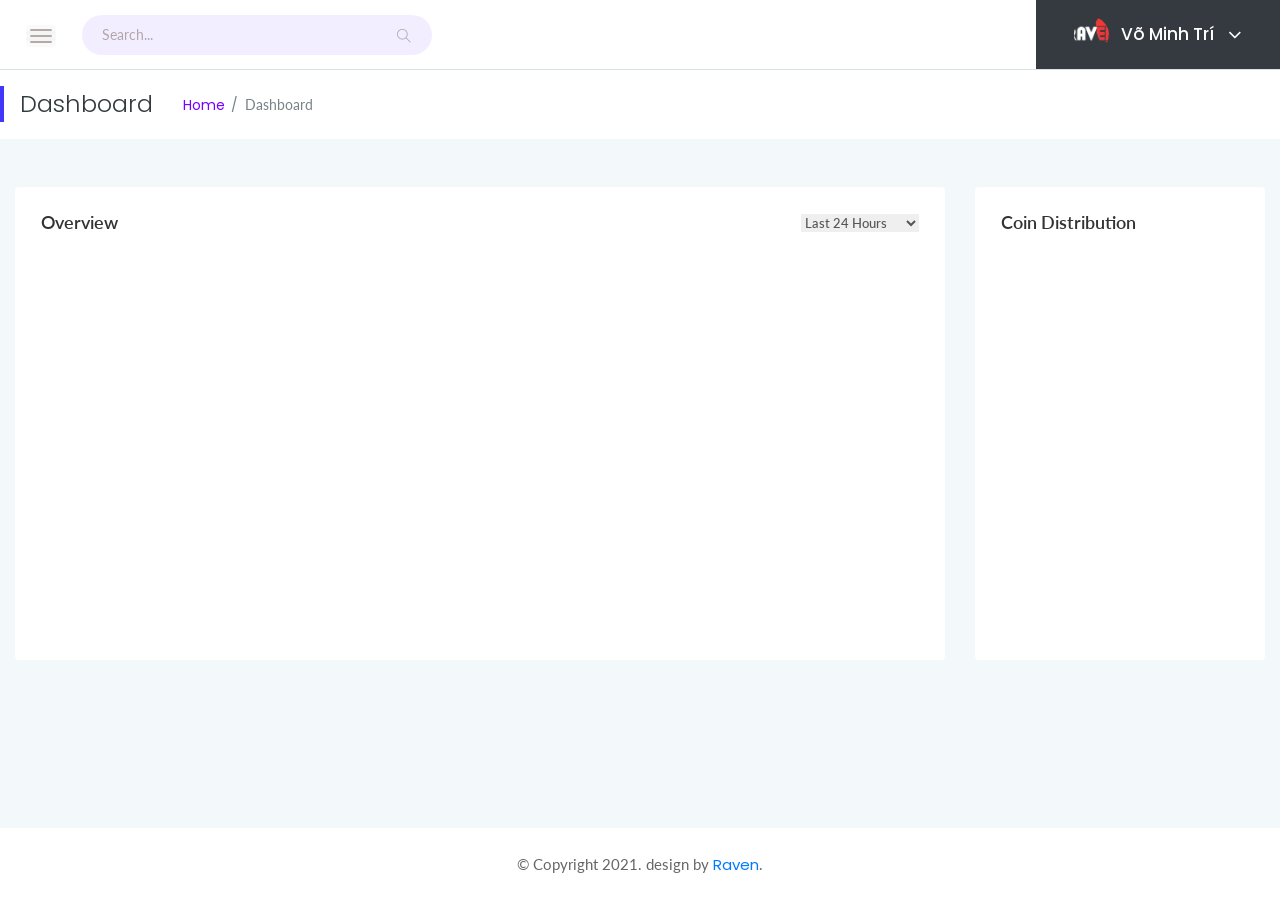
<file: movieTemplace/admin/index.html>
<!doctype html>
<html class="no-js" lang="en">

<head>
    <meta charset="utf-8">
    <meta http-equiv="x-ua-compatible" content="ie=edge">
    <title>srtdash - ICO Dashboard</title>
    <meta name="viewport" content="width=device-width, initial-scale=1">
    <link rel="shortcut icon" type="image/png" href="assets/images/logo2.png">
    <link rel="stylesheet" href="assets/css/bootstrap.min.css">
    <link rel="stylesheet" href="assets/css/font-awesome.min.css">
    <link rel="stylesheet" href="assets/css/themify-icons.css">
    <link rel="stylesheet" href="assets/css/metisMenu.css">
    <link rel="stylesheet" href="assets/css/owl.carousel.min.css">
    <link rel="stylesheet" href="assets/css/slicknav.min.css">
    <!-- amchart css -->
    <link rel="stylesheet" href="https://www.amcharts.com/lib/3/plugins/export/export.css" type="text/css" media="all" />
    <!-- others css -->
    <link rel="stylesheet" href="assets/css/typography.css">
    <link rel="stylesheet" href="assets/css/default-css.css">
    <link rel="stylesheet" href="assets/css/styles.css">
    <link rel="stylesheet" href="assets/css/responsive.css">
    <!-- modernizr css -->
    <script src="assets/js/vendor/modernizr-2.8.3.min.js"></script>
</head>

<body>
    <!--[if lt IE 8]>
            <p class="browserupgrade">You are using an <strong>outdated</strong> browser. Please <a href="http://browsehappy.com/">upgrade your browser</a> to improve your experience.</p>
        <![endif]-->
    <!-- preloader area start -->
    <div id="preloader">
        <div class="loader"></div>
    </div>
    <!-- preloader area end -->
    <!-- page container area start -->
    <div class="page-container">
        <!-- sidebar menu area start -->
        <div class="sidebar-menu">
            <div class="sidebar-header">
                <div class="logo">
                    <a href="index.html"><img src="assets/images/logo2.png" alt="logo"></a>
                </div>
            </div>
            <div class="main-menu">
                <div class="menu-inner">
                    <nav>
                        <ul class="metismenu" id="menu">
                            <li class="active">
                                <a href="javascript:void(0)" aria-expanded="true"><i class="ti-dashboard"></i><span>dashboard</span></a>
                            </li>
                            <li>
                                <a href="javascript:void(0)" aria-expanded="true"><i class="ti-layout-sidebar-left"></i><span>Sidebar
                                        Types
                                    </span></a>
                              
                            </li>
                        
                            <li>
                                <a href="javascript:void(0)" aria-expanded="true"><i class="ti-palette"></i><span>UI Features</span></a>
                                <ul class="collapse">
                                    <li><a href="modal.html">Modal</a></li>
                                    <li><a href="tab.html">Tab</a></li>
                                    <li><a href="form.html">Form</a></li>
                                </ul>
                            </li>
                            
                            <li>
                                <a href="javascript:void(0)" aria-expanded="true"><i class="fa fa-table"></i>
                                    <span>Tables</span></a>
                                <ul class="collapse">
                                    <li><a href="table-basic.html">basic table</a></li>
                                    <li><a href="table-layout.html">table layout</a></li>
                                    <li><a href="datatable.html">datatable</a></li>
                                </ul>
                            </li>
                           
                        </ul>
                    </nav>
                </div>
            </div>
        </div>
        <!-- sidebar menu area end -->
        <!-- main content area start -->
        <div class="main-content">
            <!-- header area start -->
            <div class="header-area" style="padding: 0 30px;">
                <div class="row align-items-center">
                    <!-- nav and search button -->
                    <div class="col-md-6 col-sm-8 clearfix">
                        <div class="nav-btn pull-left">
                            <span></span>
                            <span></span>
                            <span></span>
                        </div>
                        <div class="search-box pull-left">
                            <form action="#">
                                <input type="text" name="search" placeholder="Search..." required>
                                <i class="ti-search"></i>
                            </form>
                        </div>
                    </div>
                    <!-- profile info & task notification -->
                    <div class="col-md-6 col-sm-4 clearfix" >
                        <div class="user-profile pull-right ">
                            <img class="avatar user-thumb" src="assets/images/logo2.png" alt="avatar" style="object-fit: cover;">
                            <h4 class="user-name dropdown-toggle" data-toggle="dropdown">Võ Minh Trí <i class="fa fa-angle-down"></i></h4>
                            <div class="dropdown-menu">
                                <a class="dropdown-item" href="#">Thông tin</a>
                                <a class="dropdown-item" href="#">Settings</a>
                                <a class="dropdown-item" href="#">Log Out</a>
                            </div>
                        </div>
                    </div>
                </div>
            </div>
            <!-- header area end -->
            <!-- page title area start -->
            <div class="page-title-area" style="padding: 20px;">
                <div class="row align-items-center">
                    <div class="col-sm-6">
                        <div class="breadcrumbs-area clearfix">
                            <h4 class="page-title pull-left">Dashboard</h4>
                            <ul class="breadcrumbs pull-left">
                                <li><a href="index.html">Home</a></li>
                                <li><span>Dashboard</span></li>
                            </ul>
                        </div>
                    </div>
                   
                </div>
            </div>
            <!-- page title area end -->
            <div class="main-content-inner">
                <!-- overview area start -->
                <div class="row mt-5">
                    <div class="col-xl-9 col-lg-8">
                        <div class="card">
                            <div class="card-body">
                                <div class="d-flex justify-content-between align-items-center">
                                    <h4 class="header-title mb-0">Overview</h4>
                                    <select class="custome-select border-0 pr-3">
                                        <option selected>Last 24 Hours</option>
                                        <option value="0">01 July 2018</option>
                                    </select>
                                </div>
                                <div id="verview-shart"></div>
                            </div>
                        </div>
                    </div>
                    <div class="col-xl-3 col-lg-4 coin-distribution">
                        <div class="card h-full">
                            <div class="card-body">
                                <h4 class="header-title mb-0">Coin Distribution</h4>
                                <div id="coin_distribution"></div>
                            </div>
                        </div>
                    </div>
                </div>
                <!-- overview area end -->
                <!-- market value area start -->
                <div class="row mt-5 mb-5">
                </div>
            </div>
        </div>
        <!-- main content area end -->
        <!-- footer area start-->
        <footer>
            <div class="footer-area">
                <p>© Copyright 2021. design by <a href="../">Raven</a>.</p>
            </div>
        </footer>
        <!-- footer area end-->
    </div>
    <!-- page container area end -->
    <!-- offset area start -->

    <!-- <div class="offset-area">
        <div class="offset-close"><i class="ti-close"></i></div>
        <ul class="nav offset-menu-tab">
            <li><a class="active" data-toggle="tab" href="#activity">Activity</a></li>
            <li><a data-toggle="tab" href="#settings">Settings</a></li>
        </ul>
        <div class="offset-content tab-content">
            <div id="activity" class="tab-pane fade in show active">
                <div class="recent-activity">
                    <div class="timeline-task">
                        <div class="icon bg1">
                            <i class="fa fa-envelope"></i>
                        </div>
                        <div class="tm-title">
                            <h4>Rashed sent you an email</h4>
                            <span class="time"><i class="ti-time"></i>09:35</span>
                        </div>
                        <p>Lorem ipsum dolor sit amet consectetur adipisicing elit. Esse distinctio itaque at.
                        </p>
                    </div>
                    <div class="timeline-task">
                        <div class="icon bg2">
                            <i class="fa fa-check"></i>
                        </div>
                        <div class="tm-title">
                            <h4>Added</h4>
                            <span class="time"><i class="ti-time"></i>7 Minutes Ago</span>
                        </div>
                        <p>Lorem ipsum dolor sit amet consectetur.
                        </p>
                    </div>
                    <div class="timeline-task">
                        <div class="icon bg2">
                            <i class="fa fa-exclamation-triangle"></i>
                        </div>
                        <div class="tm-title">
                            <h4>You missed you Password!</h4>
                            <span class="time"><i class="ti-time"></i>09:20 Am</span>
                        </div>
                    </div>
                    <div class="timeline-task">
                        <div class="icon bg3">
                            <i class="fa fa-bomb"></i>
                        </div>
                        <div class="tm-title">
                            <h4>Member waiting for you Attention</h4>
                            <span class="time"><i class="ti-time"></i>09:35</span>
                        </div>
                        <p>Lorem ipsum dolor sit amet consectetur adipisicing elit. Esse distinctio itaque at.
                        </p>
                    </div>
                    <div class="timeline-task">
                        <div class="icon bg3">
                            <i class="ti-signal"></i>
                        </div>
                        <div class="tm-title">
                            <h4>You Added Kaji Patha few minutes ago</h4>
                            <span class="time"><i class="ti-time"></i>01 minutes ago</span>
                        </div>
                        <p>Lorem ipsum dolor sit amet consectetur adipisicing elit. Esse distinctio itaque at.
                        </p>
                    </div>
                    <div class="timeline-task">
                        <div class="icon bg1">
                            <i class="fa fa-envelope"></i>
                        </div>
                        <div class="tm-title">
                            <h4>Ratul Hamba sent you an email</h4>
                            <span class="time"><i class="ti-time"></i>09:35</span>
                        </div>
                        <p>Hello sir , where are you, i am egerly waiting for you.
                        </p>
                    </div>
                    <div class="timeline-task">
                        <div class="icon bg2">
                            <i class="fa fa-exclamation-triangle"></i>
                        </div>
                        <div class="tm-title">
                            <h4>Rashed sent you an email</h4>
                            <span class="time"><i class="ti-time"></i>09:35</span>
                        </div>
                        <p>Lorem ipsum dolor sit amet consectetur adipisicing elit. Esse distinctio itaque at.
                        </p>
                    </div>
                    <div class="timeline-task">
                        <div class="icon bg2">
                            <i class="fa fa-exclamation-triangle"></i>
                        </div>
                        <div class="tm-title">
                            <h4>Rashed sent you an email</h4>
                            <span class="time"><i class="ti-time"></i>09:35</span>
                        </div>
                    </div>
                    <div class="timeline-task">
                        <div class="icon bg3">
                            <i class="fa fa-bomb"></i>
                        </div>
                        <div class="tm-title">
                            <h4>Rashed sent you an email</h4>
                            <span class="time"><i class="ti-time"></i>09:35</span>
                        </div>
                        <p>Lorem ipsum dolor sit amet consectetur adipisicing elit. Esse distinctio itaque at.
                        </p>
                    </div>
                    <div class="timeline-task">
                        <div class="icon bg3">
                            <i class="ti-signal"></i>
                        </div>
                        <div class="tm-title">
                            <h4>Rashed sent you an email</h4>
                            <span class="time"><i class="ti-time"></i>09:35</span>
                        </div>
                        <p>Lorem ipsum dolor sit amet consectetur adipisicing elit. Esse distinctio itaque at.
                        </p>
                    </div>
                </div>
            </div>
            <div id="settings" class="tab-pane fade">
                <div class="offset-settings">
                    <h4>General Settings</h4>
                    <div class="settings-list">
                        <div class="s-settings">
                            <div class="s-sw-title">
                                <h5>Notifications</h5>
                                <div class="s-swtich">
                                    <input type="checkbox" id="switch1" />
                                    <label for="switch1">Toggle</label>
                                </div>
                            </div>
                            <p>Keep it 'On' When you want to get all the notification.</p>
                        </div>
                        <div class="s-settings">
                            <div class="s-sw-title">
                                <h5>Show recent activity</h5>
                                <div class="s-swtich">
                                    <input type="checkbox" id="switch2" />
                                    <label for="switch2">Toggle</label>
                                </div>
                            </div>
                            <p>The for attribute is necessary to bind our custom checkbox with the input.</p>
                        </div>
                        <div class="s-settings">
                            <div class="s-sw-title">
                                <h5>Show your emails</h5>
                                <div class="s-swtich">
                                    <input type="checkbox" id="switch3" />
                                    <label for="switch3">Toggle</label>
                                </div>
                            </div>
                            <p>Show email so that easily find you.</p>
                        </div>
                        <div class="s-settings">
                            <div class="s-sw-title">
                                <h5>Show Task statistics</h5>
                                <div class="s-swtich">
                                    <input type="checkbox" id="switch4" />
                                    <label for="switch4">Toggle</label>
                                </div>
                            </div>
                            <p>The for attribute is necessary to bind our custom checkbox with the input.</p>
                        </div>
                        <div class="s-settings">
                            <div class="s-sw-title">
                                <h5>Notifications</h5>
                                <div class="s-swtich">
                                    <input type="checkbox" id="switch5" />
                                    <label for="switch5">Toggle</label>
                                </div>
                            </div>
                            <p>Use checkboxes when looking for yes or no answers.</p>
                        </div>
                    </div>
                </div>
            </div>
        </div>
    </div> -->

    <!-- offset area end -->
    <!-- jquery latest version -->
    <script src="assets/js/vendor/jquery-2.2.4.min.js"></script>
    <!-- bootstrap 4 js -->
    <script src="assets/js/popper.min.js"></script>
    <script src="assets/js/bootstrap.min.js"></script>
    <script src="assets/js/owl.carousel.min.js"></script>
    <script src="assets/js/metisMenu.min.js"></script>
    <script src="assets/js/jquery.slimscroll.min.js"></script>
    <script src="assets/js/jquery.slicknav.min.js"></script>

    <!-- others plugins -->
    <script src="assets/js/plugins.js"></script>
    <script src="assets/js/scripts.js"></script>
</body>

</html>
</file>
<file: movieTemplace/css/style.css>
@import url("https://fonts.googleapis.com/css2?family=Barlow:wght@100;300&display=swap");
@import url("https://fonts.googleapis.com/css2?family=Cookie&display=swap");
@import url("https://fonts.googleapis.com/css2?family=Playfair+Display&display=swap");
@import url("https://fonts.googleapis.com/css2?family=PT+Sans&display=swap");
* {
    scroll-behavior: smooth;
    font-family: "Barlow", sans-serif;
    /* font-family: "Playfair Display", serif; */
    margin: 0;
    padding: 0;
    box-sizing: border-box;
}

body {
    background-color: #000;
}

.a-w {
    transition: 0.7s;
    text-decoration: none;
    color: #fff;
}

.a-w:hover {
    color: #e74c3c;
}

.a-b {
    transition: 0.7s;
    text-decoration: none;
    color: #000;
}

.a-b:hover {
    color: #000000;
}

img {
    width: 100%;
    height: 100%;
    object-fit: cover;
}

::-webkit-scrollbar {
    width: 0;
}

.body::-webkit-scrollbar-track {
    background-color: #000;
}

::-webkit-scrollbar {
    width: 7px;
}

.body::-webkit-scrollbar {
    background-color: #f5f5f5;
}

.body::-webkit-scrollbar-thumb {
    background-color: #e74c3c;
    border-radius: 0.7rem;
}

/* ==== header ==== */

.wrap-fix {
    height: 50px;
    position: fixed;
    width: 100%;
    z-index: 2;
}

header {
    /* height: 70px; */
    line-height: 50px;
    position: relative;
}

.nav-menu {
    list-style: none;
    padding: 0;
    height: 100%;
}

.nav-menu li {
    height: 100%;
    display: flex;
    align-items: center;
    position: relative;
}

.logo img {
    width: 50%;
    height: 50px;
}

.side-bar {
    height: 50px;
    color: white;
    position: relative;
}

/* === search box === */

.sidebar-search {
    cursor: pointer;
}

.search-box {
    position: absolute;
    top: 0;
    right: 150px;
    display: none;
}

.search-box input {
    height: 40px;
    padding-left: 10px;
    width: 270px;
}

.search-box ul {
    margin-top: 5px;
    list-style: none;
    padding: 0;
}

.search-box ul li {
    background-color: #fff;
    padding: 0 10px;
}

.icon-hide {
    display: none;
}

.bi-x {
    transform: scale(1.5);
}

/* === mini sidebar == */

.sidebar-menu:hover .sidebar-ul {
    display: block;
}

.sidebar-menu .sidebar-ul {
    position: absolute;
    width: 150px;
    background-color: rgb(255, 255, 255);
    list-style: none;
    right: 0;
    border-radius: 0.3rem;
    padding: 0;
    display: none;
}

.sidebar-menu .sidebar-ul li {
    text-align: center;
}

.sidebar-menu .sidebar-ul li a {
    padding: 10px;
}

/* ===== slide banner ==== */
.banner {
    position: relative;
    height: 780px;
}

.banner-slides {
    position: relative;
}

.banner-slide-item {
    position: absolute;
    display: none;
}

.banner-slide-item-active {
    display: block;
}

.banner-main-img {
    height: 780px;
    position: relative;
    z-index: 0;
}

.over-lay {
    background-color: #00000065;
    position: absolute;
    width: 100%;
    height: 100%;
    z-index: 1;
}

.banner-main-content {
    position: absolute;
    top: 40%;
    width: 100%;
    display: flex;
    padding: 0 7%;
}

.banner-main-l {
    width: 40%;
    color: white;
}

.banner-main-r {
    position: absolute;
    width: 60%;
    top: 50%;
    right: 0%;
    color: white;
}

/* ==== nội dung slide ==== */

.main-name a {
    font-size: 4em;
    font-family: "PT Sans", sans-serif;
}

.main-desc {
    width: 60%;
    display: block;
    margin: 10px 0;
}

.main-rating {
    margin: 10px 0;
    color: #e74c3c;
}

.main-rating p {
    margin: 0;
    line-height: 30px;
}

.main-btn {
    margin: 20px 0;
}

.main-btn > .btn {
    width: 140px;
}
/* ==== right ==== */

.main-navi {
    width: 20%;
    display: flex;
    justify-content: space-around;
}

.main-navi svg {
    cursor: pointer;
    width: 40px;
    height: 40px;
    margin-bottom: 50px;
}

.main-mini-carts {
    height: 300px;
    width: 80%;
    display: flex;
    justify-content: space-around;
}

/* .main-mini-cart {
   width: 32%; 
} */

.main-mini-cart img {
    border-radius: 0.7rem;
    height: 250px;
    width: 170px;
}

.main-mini-cart-active img {
    border: 5px solid #e74c3c;
    border-radius: 0.7rem;
    height: 280px;
}

.main-mini-cart .mini-cart-content {
    padding: 10px;
}
/* ===== content ===== */

.movies-container {
    display: flex;
    flex-wrap: wrap;
    justify-content: space-between;
}

.content-navi {
    color: white;
    height: 70px;
    padding: 10px;
}

.content-navi b {
    border-left: 5px solid #e74c3c;
    padding-left: 10px;
}

.movie-item {
    width: 18%;
    height: 320px;
    color: white;
    position: relative;
    transition: 0.7s;
    /* margin-right: 30px; */
    /* overflow: hidden; */
}

.movie-item::after {
    content: "";
    width: 20px;
    height: 320px;
    position: absolute;
    right: -20px;
    top: 0;
}

.movie-item > .movie-img {
    height: 240px;
    /* width: 20%; */
    overflow: hidden;
}

.movie-ratingavg {
    position: absolute;
    right: 0;
    bottom: 90px;
    background-color: #000;
    display: flex;
    align-items: center;
    justify-content: space-around;
    width: 50px;
    height: 30px;
}

.movie-popup {
    position: absolute;
    background-color: #12171d;
    width: 300px;
    height: 240px;
    right: -320px;
    top: 0;
    display: none;
    z-index: 2;
}

.popup-imdb {
    background-color: #353b48;
    height: 60px;
}

.popup-genres {
    margin: 0;
    padding: 0;
    display: flex;
    justify-content: space-around;
    list-style: none;
}

.movie-item:hover .movie-popup {
    display: block;
}

.movie-item:hover .movie-img img {
    filter: blur(1px);
    -webkit-filter: blur(1px);
}

/* === sidebar === */
.movie-sidebar {
    height: 600px;
    overflow: auto;
    position: relative;
}

.movie-sidebar::before {
    content: "";
    position: absolute;
    width: 100%;
    height: 30px;
    top: 0;
    background-image: linear-gradient(to bottom, #000000b7, #ffffff1a);
}

.movie-sidebar-item {
    width: 97%;
    height: 250px;
    color: white;
    position: relative;
}

.sidebar-number {
    font-size: 6rem;
    position: absolute;
    top: 50px;
    right: 0;
    font-family: "Playfair Display", serif;
}

.movie-sidebar-item > .movie-img {
    height: 170px;
}

.movie-sidebar:hover::-webkit-scrollbar-track {
    background-color: #000;
}

.movie-sidebar::-webkit-scrollbar {
    width: 7px;
}
.movie-sidebar:hover::-webkit-scrollbar {
    background-color: #f5f5f5;
}

.movie-sidebar:hover::-webkit-scrollbar-thumb {
    background-color: #1f1c1c;
    border-radius: 0.7rem;
}
/* === footer ==== */

footer {
    padding: 2rem 7%;
    width: 100%;
    height: 300px;
    display: -webkit-box;
    display: -ms-flexbox;
    display: flex;
    -webkit-box-align: center;
    -ms-flex-align: center;
    align-items: center;
    -webkit-box-pack: justify;
    -ms-flex-pack: justify;
    justify-content: space-between;
    background-color: #000000;
    position: relative;
    overflow: hidden;
    padding-top: 50px;
}
footer ul {
    width: 20%;
    height: 100%;
    list-style: none;
}
footer ul li {
    margin: 15px 0;
}
footer ul b {
    color: #fc5c65;
}
footer ul a {
    color: white;
    font-size: 15px;
    text-decoration: none;
}

.nav-menu li:hover .c-dropdown {
    display: block;
}

.nav-menu .c-dropdown {
    width: 500px;
    background-color: rgba(0, 0, 0, 0.904);
    position: absolute;
    top: 60px;
    left: -100px;
    padding: 20px;
    display: none;
}

.nav-menu .c-dropdown::after {
    content: "";
    height: 10px;
    width: 100%;
    position: absolute;
    top: -10px;
    left: 0;
}

.nav-menu .c-dropdown li {
    height: 50px;
    width: 150px;
    float: left;
    display: flex;
    justify-content: center;
    align-items: center;
    transition: 0.3s;
}

.nav-menu .c-dropdown li:hover {
    border-left: 5px solid #e74c3c;
}
</file>
<file: movieTemplace/admin/assets/css/themify-icons.css>
@font-face {
	font-family: 'themify';
	src:url('../fonts/themify.eot?-fvbane');
	src:url('../fonts/themify.eot?#iefix-fvbane') format('embedded-opentype'),
		url('../fonts/themify.woff?-fvbane') format('woff'),
		url('../fonts/themify.ttf?-fvbane') format('truetype'),
		url('../fonts/themify.svg?-fvbane#themify') format('svg');
	font-weight: normal;
	font-style: normal;
}

[class^="ti-"], [class*=" ti-"] {
	font-family: 'themify';
	speak: none;
	font-style: normal;
	font-weight: normal;
	font-variant: normal;
	text-transform: none;
	line-height: 1;

	/* Better Font Rendering =========== */
	-webkit-font-smoothing: antialiased;
	-moz-osx-font-smoothing: grayscale;
}

.ti-wand:before {
	content: "\e600";
}
.ti-volume:before {
	content: "\e601";
}
.ti-user:before {
	content: "\e602";
}
.ti-unlock:before {
	content: "\e603";
}
.ti-unlink:before {
	content: "\e604";
}
.ti-trash:before {
	content: "\e605";
}
.ti-thought:before {
	content: "\e606";
}
.ti-target:before {
	content: "\e607";
}
.ti-tag:before {
	content: "\e608";
}
.ti-tablet:before {
	content: "\e609";
}
.ti-star:before {
	content: "\e60a";
}
.ti-spray:before {
	content: "\e60b";
}
.ti-signal:before {
	content: "\e60c";
}
.ti-shopping-cart:before {
	content: "\e60d";
}
.ti-shopping-cart-full:before {
	content: "\e60e";
}
.ti-settings:before {
	content: "\e60f";
}
.ti-search:before {
	content: "\e610";
}
.ti-zoom-in:before {
	content: "\e611";
}
.ti-zoom-out:before {
	content: "\e612";
}
.ti-cut:before {
	content: "\e613";
}
.ti-ruler:before {
	content: "\e614";
}
.ti-ruler-pencil:before {
	content: "\e615";
}
.ti-ruler-alt:before {
	content: "\e616";
}
.ti-bookmark:before {
	content: "\e617";
}
.ti-bookmark-alt:before {
	content: "\e618";
}
.ti-reload:before {
	content: "\e619";
}
.ti-plus:before {
	content: "\e61a";
}
.ti-pin:before {
	content: "\e61b";
}
.ti-pencil:before {
	content: "\e61c";
}
.ti-pencil-alt:before {
	content: "\e61d";
}
.ti-paint-roller:before {
	content: "\e61e";
}
.ti-paint-bucket:before {
	content: "\e61f";
}
.ti-na:before {
	content: "\e620";
}
.ti-mobile:before {
	content: "\e621";
}
.ti-minus:before {
	content: "\e622";
}
.ti-medall:before {
	content: "\e623";
}
.ti-medall-alt:before {
	content: "\e624";
}
.ti-marker:before {
	content: "\e625";
}
.ti-marker-alt:before {
	content: "\e626";
}
.ti-arrow-up:before {
	content: "\e627";
}
.ti-arrow-right:before {
	content: "\e628";
}
.ti-arrow-left:before {
	content: "\e629";
}
.ti-arrow-down:before {
	content: "\e62a";
}
.ti-lock:before {
	content: "\e62b";
}
.ti-location-arrow:before {
	content: "\e62c";
}
.ti-link:before {
	content: "\e62d";
}
.ti-layout:before {
	content: "\e62e";
}
.ti-layers:before {
	content: "\e62f";
}
.ti-layers-alt:before {
	content: "\e630";
}
.ti-key:before {
	content: "\e631";
}
.ti-import:before {
	content: "\e632";
}
.ti-image:before {
	content: "\e633";
}
.ti-heart:before {
	content: "\e634";
}
.ti-heart-broken:before {
	content: "\e635";
}
.ti-hand-stop:before {
	content: "\e636";
}
.ti-hand-open:before {
	content: "\e637";
}
.ti-hand-drag:before {
	content: "\e638";
}
.ti-folder:before {
	content: "\e639";
}
.ti-flag:before {
	content: "\e63a";
}
.ti-flag-alt:before {
	content: "\e63b";
}
.ti-flag-alt-2:before {
	content: "\e63c";
}
.ti-eye:before {
	content: "\e63d";
}
.ti-export:before {
	content: "\e63e";
}
.ti-exchange-vertical:before {
	content: "\e63f";
}
.ti-desktop:before {
	content: "\e640";
}
.ti-cup:before {
	content: "\e641";
}
.ti-crown:before {
	content: "\e642";
}
.ti-comments:before {
	content: "\e643";
}
.ti-comment:before {
	content: "\e644";
}
.ti-comment-alt:before {
	content: "\e645";
}
.ti-close:before {
	content: "\e646";
}
.ti-clip:before {
	content: "\e647";
}
.ti-angle-up:before {
	content: "\e648";
}
.ti-angle-right:before {
	content: "\e649";
}
.ti-angle-left:before {
	content: "\e64a";
}
.ti-angle-down:before {
	content: "\e64b";
}
.ti-check:before {
	content: "\e64c";
}
.ti-check-box:before {
	content: "\e64d";
}
.ti-camera:before {
	content: "\e64e";
}
.ti-announcement:before {
	content: "\e64f";
}
.ti-brush:before {
	content: "\e650";
}
.ti-briefcase:before {
	content: "\e651";
}
.ti-bolt:before {
	content: "\e652";
}
.ti-bolt-alt:before {
	content: "\e653";
}
.ti-blackboard:before {
	content: "\e654";
}
.ti-bag:before {
	content: "\e655";
}
.ti-move:before {
	content: "\e656";
}
.ti-arrows-vertical:before {
	content: "\e657";
}
.ti-arrows-horizontal:before {
	content: "\e658";
}
.ti-fullscreen:before {
	content: "\e659";
}
.ti-arrow-top-right:before {
	content: "\e65a";
}
.ti-arrow-top-left:before {
	content: "\e65b";
}
.ti-arrow-circle-up:before {
	content: "\e65c";
}
.ti-arrow-circle-right:before {
	content: "\e65d";
}
.ti-arrow-circle-left:before {
	content: "\e65e";
}
.ti-arrow-circle-down:before {
	content: "\e65f";
}
.ti-angle-double-up:before {
	content: "\e660";
}
.ti-angle-double-right:before {
	content: "\e661";
}
.ti-angle-double-left:before {
	content: "\e662";
}
.ti-angle-double-down:before {
	content: "\e663";
}
.ti-zip:before {
	content: "\e664";
}
.ti-world:before {
	content: "\e665";
}
.ti-wheelchair:before {
	content: "\e666";
}
.ti-view-list:before {
	content: "\e667";
}
.ti-view-list-alt:before {
	content: "\e668";
}
.ti-view-grid:before {
	content: "\e669";
}
.ti-uppercase:before {
	content: "\e66a";
}
.ti-upload:before {
	content: "\e66b";
}
.ti-underline:before {
	content: "\e66c";
}
.ti-truck:before {
	content: "\e66d";
}
.ti-timer:before {
	content: "\e66e";
}
.ti-ticket:before {
	content: "\e66f";
}
.ti-thumb-up:before {
	content: "\e670";
}
.ti-thumb-down:before {
	content: "\e671";
}
.ti-text:before {
	content: "\e672";
}
.ti-stats-up:before {
	content: "\e673";
}
.ti-stats-down:before {
	content: "\e674";
}
.ti-split-v:before {
	content: "\e675";
}
.ti-split-h:before {
	content: "\e676";
}
.ti-smallcap:before {
	content: "\e677";
}
.ti-shine:before {
	content: "\e678";
}
.ti-shift-right:before {
	content: "\e679";
}
.ti-shift-left:before {
	content: "\e67a";
}
.ti-shield:before {
	content: "\e67b";
}
.ti-notepad:before {
	content: "\e67c";
}
.ti-server:before {
	content: "\e67d";
}
.ti-quote-right:before {
	content: "\e67e";
}
.ti-quote-left:before {
	content: "\e67f";
}
.ti-pulse:before {
	content: "\e680";
}
.ti-printer:before {
	content: "\e681";
}
.ti-power-off:before {
	content: "\e682";
}
.ti-plug:before {
	content: "\e683";
}
.ti-pie-chart:before {
	content: "\e684";
}
.ti-paragraph:before {
	content: "\e685";
}
.ti-panel:before {
	content: "\e686";
}
.ti-package:before {
	content: "\e687";
}
.ti-music:before {
	content: "\e688";
}
.ti-music-alt:before {
	content: "\e689";
}
.ti-mouse:before {
	content: "\e68a";
}
.ti-mouse-alt:before {
	content: "\e68b";
}
.ti-money:before {
	content: "\e68c";
}
.ti-microphone:before {
	content: "\e68d";
}
.ti-menu:before {
	content: "\e68e";
}
.ti-menu-alt:before {
	content: "\e68f";
}
.ti-map:before {
	content: "\e690";
}
.ti-map-alt:before {
	content: "\e691";
}
.ti-loop:before {
	content: "\e692";
}
.ti-location-pin:before {
	content: "\e693";
}
.ti-list:before {
	content: "\e694";
}
.ti-light-bulb:before {
	content: "\e695";
}
.ti-Italic:before {
	content: "\e696";
}
.ti-info:before {
	content: "\e697";
}
.ti-infinite:before {
	content: "\e698";
}
.ti-id-badge:before {
	content: "\e699";
}
.ti-hummer:before {
	content: "\e69a";
}
.ti-home:before {
	content: "\e69b";
}
.ti-help:before {
	content: "\e69c";
}
.ti-headphone:before {
	content: "\e69d";
}
.ti-harddrives:before {
	content: "\e69e";
}
.ti-harddrive:before {
	content: "\e69f";
}
.ti-gift:before {
	content: "\e6a0";
}
.ti-game:before {
	content: "\e6a1";
}
.ti-filter:before {
	content: "\e6a2";
}
.ti-files:before {
	content: "\e6a3";
}
.ti-file:before {
	content: "\e6a4";
}
.ti-eraser:before {
	content: "\e6a5";
}
.ti-envelope:before {
	content: "\e6a6";
}
.ti-download:before {
	content: "\e6a7";
}
.ti-direction:before {
	content: "\e6a8";
}
.ti-direction-alt:before {
	content: "\e6a9";
}
.ti-dashboard:before {
	content: "\e6aa";
}
.ti-control-stop:before {
	content: "\e6ab";
}
.ti-control-shuffle:before {
	content: "\e6ac";
}
.ti-control-play:before {
	content: "\e6ad";
}
.ti-control-pause:before {
	content: "\e6ae";
}
.ti-control-forward:before {
	content: "\e6af";
}
.ti-control-backward:before {
	content: "\e6b0";
}
.ti-cloud:before {
	content: "\e6b1";
}
.ti-cloud-up:before {
	content: "\e6b2";
}
.ti-cloud-down:before {
	content: "\e6b3";
}
.ti-clipboard:before {
	content: "\e6b4";
}
.ti-car:before {
	content: "\e6b5";
}
.ti-calendar:before {
	content: "\e6b6";
}
.ti-book:before {
	content: "\e6b7";
}
.ti-bell:before {
	content: "\e6b8";
}
.ti-basketball:before {
	content: "\e6b9";
}
.ti-bar-chart:before {
	content: "\e6ba";
}
.ti-bar-chart-alt:before {
	content: "\e6bb";
}
.ti-back-right:before {
	content: "\e6bc";
}
.ti-back-left:before {
	content: "\e6bd";
}
.ti-arrows-corner:before {
	content: "\e6be";
}
.ti-archive:before {
	content: "\e6bf";
}
.ti-anchor:before {
	content: "\e6c0";
}
.ti-align-right:before {
	content: "\e6c1";
}
.ti-align-left:before {
	content: "\e6c2";
}
.ti-align-justify:before {
	content: "\e6c3";
}
.ti-align-center:before {
	content: "\e6c4";
}
.ti-alert:before {
	content: "\e6c5";
}
.ti-alarm-clock:before {
	content: "\e6c6";
}
.ti-agenda:before {
	content: "\e6c7";
}
.ti-write:before {
	content: "\e6c8";
}
.ti-window:before {
	content: "\e6c9";
}
.ti-widgetized:before {
	content: "\e6ca";
}
.ti-widget:before {
	content: "\e6cb";
}
.ti-widget-alt:before {
	content: "\e6cc";
}
.ti-wallet:before {
	content: "\e6cd";
}
.ti-video-clapper:before {
	content: "\e6ce";
}
.ti-video-camera:before {
	content: "\e6cf";
}
.ti-vector:before {
	content: "\e6d0";
}
.ti-themify-logo:before {
	content: "\e6d1";
}
.ti-themify-favicon:before {
	content: "\e6d2";
}
.ti-themify-favicon-alt:before {
	content: "\e6d3";
}
.ti-support:before {
	content: "\e6d4";
}
.ti-stamp:before {
	content: "\e6d5";
}
.ti-split-v-alt:before {
	content: "\e6d6";
}
.ti-slice:before {
	content: "\e6d7";
}
.ti-shortcode:before {
	content: "\e6d8";
}
.ti-shift-right-alt:before {
	content: "\e6d9";
}
.ti-shift-left-alt:before {
	content: "\e6da";
}
.ti-ruler-alt-2:before {
	content: "\e6db";
}
.ti-receipt:before {
	content: "\e6dc";
}
.ti-pin2:before {
	content: "\e6dd";
}
.ti-pin-alt:before {
	content: "\e6de";
}
.ti-pencil-alt2:before {
	content: "\e6df";
}
.ti-palette:before {
	content: "\e6e0";
}
.ti-more:before {
	content: "\e6e1";
}
.ti-more-alt:before {
	content: "\e6e2";
}
.ti-microphone-alt:before {
	content: "\e6e3";
}
.ti-magnet:before {
	content: "\e6e4";
}
.ti-line-double:before {
	content: "\e6e5";
}
.ti-line-dotted:before {
	content: "\e6e6";
}
.ti-line-dashed:before {
	content: "\e6e7";
}
.ti-layout-width-full:before {
	content: "\e6e8";
}
.ti-layout-width-default:before {
	content: "\e6e9";
}
.ti-layout-width-default-alt:before {
	content: "\e6ea";
}
.ti-layout-tab:before {
	content: "\e6eb";
}
.ti-layout-tab-window:before {
	content: "\e6ec";
}
.ti-layout-tab-v:before {
	content: "\e6ed";
}
.ti-layout-tab-min:before {
	content: "\e6ee";
}
.ti-layout-slider:before {
	content: "\e6ef";
}
.ti-layout-slider-alt:before {
	content: "\e6f0";
}
.ti-layout-sidebar-right:before {
	content: "\e6f1";
}
.ti-layout-sidebar-none:before {
	content: "\e6f2";
}
.ti-layout-sidebar-left:before {
	content: "\e6f3";
}
.ti-layout-placeholder:before {
	content: "\e6f4";
}
.ti-layout-menu:before {
	content: "\e6f5";
}
.ti-layout-menu-v:before {
	content: "\e6f6";
}
.ti-layout-menu-separated:before {
	content: "\e6f7";
}
.ti-layout-menu-full:before {
	content: "\e6f8";
}
.ti-layout-media-right-alt:before {
	content: "\e6f9";
}
.ti-layout-media-right:before {
	content: "\e6fa";
}
.ti-layout-media-overlay:before {
	content: "\e6fb";
}
.ti-layout-media-overlay-alt:before {
	content: "\e6fc";
}
.ti-layout-media-overlay-alt-2:before {
	content: "\e6fd";
}
.ti-layout-media-left-alt:before {
	content: "\e6fe";
}
.ti-layout-media-left:before {
	content: "\e6ff";
}
.ti-layout-media-center-alt:before {
	content: "\e700";
}
.ti-layout-media-center:before {
	content: "\e701";
}
.ti-layout-list-thumb:before {
	content: "\e702";
}
.ti-layout-list-thumb-alt:before {
	content: "\e703";
}
.ti-layout-list-post:before {
	content: "\e704";
}
.ti-layout-list-large-image:before {
	content: "\e705";
}
.ti-layout-line-solid:before {
	content: "\e706";
}
.ti-layout-grid4:before {
	content: "\e707";
}
.ti-layout-grid3:before {
	content: "\e708";
}
.ti-layout-grid2:before {
	content: "\e709";
}
.ti-layout-grid2-thumb:before {
	content: "\e70a";
}
.ti-layout-cta-right:before {
	content: "\e70b";
}
.ti-layout-cta-left:before {
	content: "\e70c";
}
.ti-layout-cta-center:before {
	content: "\e70d";
}
.ti-layout-cta-btn-right:before {
	content: "\e70e";
}
.ti-layout-cta-btn-left:before {
	content: "\e70f";
}
.ti-layout-column4:before {
	content: "\e710";
}
.ti-layout-column3:before {
	content: "\e711";
}
.ti-layout-column2:before {
	content: "\e712";
}
.ti-layout-accordion-separated:before {
	content: "\e713";
}
.ti-layout-accordion-merged:before {
	content: "\e714";
}
.ti-layout-accordion-list:before {
	content: "\e715";
}
.ti-ink-pen:before {
	content: "\e716";
}
.ti-info-alt:before {
	content: "\e717";
}
.ti-help-alt:before {
	content: "\e718";
}
.ti-headphone-alt:before {
	content: "\e719";
}
.ti-hand-point-up:before {
	content: "\e71a";
}
.ti-hand-point-right:before {
	content: "\e71b";
}
.ti-hand-point-left:before {
	content: "\e71c";
}
.ti-hand-point-down:before {
	content: "\e71d";
}
.ti-gallery:before {
	content: "\e71e";
}
.ti-face-smile:before {
	content: "\e71f";
}
.ti-face-sad:before {
	content: "\e720";
}
.ti-credit-card:before {
	content: "\e721";
}
.ti-control-skip-forward:before {
	content: "\e722";
}
.ti-control-skip-backward:before {
	content: "\e723";
}
.ti-control-record:before {
	content: "\e724";
}
.ti-control-eject:before {
	content: "\e725";
}
.ti-comments-smiley:before {
	content: "\e726";
}
.ti-brush-alt:before {
	content: "\e727";
}
.ti-youtube:before {
	content: "\e728";
}
.ti-vimeo:before {
	content: "\e729";
}
.ti-twitter:before {
	content: "\e72a";
}
.ti-time:before {
	content: "\e72b";
}
.ti-tumblr:before {
	content: "\e72c";
}
.ti-skype:before {
	content: "\e72d";
}
.ti-share:before {
	content: "\e72e";
}
.ti-share-alt:before {
	content: "\e72f";
}
.ti-rocket:before {
	content: "\e730";
}
.ti-pinterest:before {
	content: "\e731";
}
.ti-new-window:before {
	content: "\e732";
}
.ti-microsoft:before {
	content: "\e733";
}
.ti-list-ol:before {
	content: "\e734";
}
.ti-linkedin:before {
	content: "\e735";
}
.ti-layout-sidebar-2:before {
	content: "\e736";
}
.ti-layout-grid4-alt:before {
	content: "\e737";
}
.ti-layout-grid3-alt:before {
	content: "\e738";
}
.ti-layout-grid2-alt:before {
	content: "\e739";
}
.ti-layout-column4-alt:before {
	content: "\e73a";
}
.ti-layout-column3-alt:before {
	content: "\e73b";
}
.ti-layout-column2-alt:before {
	content: "\e73c";
}
.ti-instagram:before {
	content: "\e73d";
}
.ti-google:before {
	content: "\e73e";
}
.ti-github:before {
	content: "\e73f";
}
.ti-flickr:before {
	content: "\e740";
}
.ti-facebook:before {
	content: "\e741";
}
.ti-dropbox:before {
	content: "\e742";
}
.ti-dribbble:before {
	content: "\e743";
}
.ti-apple:before {
	content: "\e744";
}
.ti-android:before {
	content: "\e745";
}
.ti-save:before {
	content: "\e746";
}
.ti-save-alt:before {
	content: "\e747";
}
.ti-yahoo:before {
	content: "\e748";
}
.ti-wordpress:before {
	content: "\e749";
}
.ti-vimeo-alt:before {
	content: "\e74a";
}
.ti-twitter-alt:before {
	content: "\e74b";
}
.ti-tumblr-alt:before {
	content: "\e74c";
}
.ti-trello:before {
	content: "\e74d";
}
.ti-stack-overflow:before {
	content: "\e74e";
}
.ti-soundcloud:before {
	content: "\e74f";
}
.ti-sharethis:before {
	content: "\e750";
}
.ti-sharethis-alt:before {
	content: "\e751";
}
.ti-reddit:before {
	content: "\e752";
}
.ti-pinterest-alt:before {
	content: "\e753";
}
.ti-microsoft-alt:before {
	content: "\e754";
}
.ti-linux:before {
	content: "\e755";
}
.ti-jsfiddle:before {
	content: "\e756";
}
.ti-joomla:before {
	content: "\e757";
}
.ti-html5:before {
	content: "\e758";
}
.ti-flickr-alt:before {
	content: "\e759";
}
.ti-email:before {
	content: "\e75a";
}
.ti-drupal:before {
	content: "\e75b";
}
.ti-dropbox-alt:before {
	content: "\e75c";
}
.ti-css3:before {
	content: "\e75d";
}
.ti-rss:before {
	content: "\e75e";
}
.ti-rss-alt:before {
	content: "\e75f";
}
</file>
<file: movieTemplace/admin/assets/css/typography.css>
/*
Table Of Contents
=========================
- Default Typography
- Custom Typography
=========================
*/


/*
--------------------------
- Default Typography
--------------------------
*/

body {
    font-size: 14px;
    font-family: 'Lato', sans-serif;
}

h1,
h2,
h3,
h4,
h5,
h6 {
    margin: 0;
    font-family: 'Poppins', sans-serif;
}
p{
    font-family: 'Lato', sans-serif;
    font-size: 15px;
    line-height: 26px;
    color: #444;
    margin-bottom: 0;
}
p img {
    margin: 0;
}

/* links */

a,
a:visited {
    text-decoration: none;
    transition: all 0.3s ease-in-out;
    -webkit-transition: all 0.3s ease-in-out;
    -moz-transition: all 0.3s ease-in-out;
    -o-transition: all 0.3s ease-in-out;
    outline: 0;
    font-family: 'Poppins', sans-serif;
}
a:hover{
    text-decoration: none;
}
a:focus {
    text-decoration: none;
    outline: 0;
}

p a,
p a:visited {
    line-height: inherit;
    outline: 0;
}


/* list */

ul,
ol {
    margin-bottom: 0px;
    margin-top: 0px;
    padding: 0;
}

ul {
    margin: 0;
    list-style-type: none;
}

ol {
    list-style: decimal;
}

ol,
ul.square,
ul.circle,
ul.disc {
    margin-left: 0px;
}

ul.square {
    list-style: square outside;
}

ul.circle {
    list-style: circle outside;
}

ul.disc {
    list-style: disc outside;
}

ul ul,
ul ol,
ol ol,
ol ul {
    margin: 0;
}

ul ul li,
ul ol li,
ol ol li,
ol ul li {
    margin-bottom: 0px;
}

button {
    cursor: pointer;
    outline: none!important;
    letter-spacing: 0;
}

/*
--------------------------
- Custom Typography
--------------------------
*/
/* blockquote */
blockquote{
    padding: 60px;
    position: relative;
    background: #853BFA;
}
blockquote:before{
    content: '\f10d';
    font-family: fontawesome;
    color: #fff;
    font-size: 32px;
    position: absolute;
    left: 16px;
    top: 46px;
}
blockquote p{
    font-size: 17px;
    color: #fff;
}
.blockquote-footer{
    color: #fff;
}
</file>
<file: movieTemplace/admin/assets/css/default-css.css>
/* 
--------------------------
- 1.1 Default CSS
--------------------------
*/

/*google font*/

@import url('https://fonts.googleapis.com/css?family=Lato:300,400,700,900|Poppins:100,300,400,500,600,700,800,900');
/* Your default CSS. */

* {
    margin: 0;
    padding: 0;
    box-sizing: border-box;
}

*, *:before, *:after {
    -moz-box-sizing: border-box;
    -webkit-box-sizing: border-box;
    box-sizing: border-box;
}

*:focus {
    outline: 0;
}

html {
    -webkit-font-smoothing: antialiased;
}

body {
    background: #fff;
    font-weight: normal;
    -webkit-font-smoothing: antialiased;
    /* Fix for webkit rendering */
    -webkit-text-size-adjust: 100%;
}

img {
    max-width: 100%;
    height: auto;
}

/*custome css*/

/*--------------------------
   Padding top
---------------------------*/

.pt--0 {
    padding-top: 0
}

.pt--10 {
    padding-top: 10px
}

.pt--15 {
    padding-top: 15px
}

.pt--20 {
    padding-top: 20px
}

.pt--30 {
    padding-top: 30px
}

.pt--40 {
    padding-top: 40px
}

.pt--50 {
    padding-top: 50px
}

.pt--60 {
    padding-top: 60px
}

.pt--70 {
    padding-top: 70px
}

.pt--80 {
    padding-top: 80px
}

.pt--90 {
    padding-top: 90px
}

.pt--100 {
    padding-top: 100px
}

.pt--110 {
    padding-top: 110px
}

.pt--120 {
    padding-top: 120px
}

.pt--130 {
    padding-top: 130px
}

.pt--140 {
    padding-top: 140px
}

.pt--150 {
    padding-top: 150px
}

.pt--160 {
    padding-top: 160px
}

.pt--170 {
    padding-top: 170px
}

.pt--180 {
    padding-top: 180px
}

.pt--190 {
    padding-top: 190px
}

/*------------------------
   Padding bottom
---------------------------*/

.pb--0 {
    padding-bottom: 0
}

.pb--10 {
    padding-bottom: 10px
}

.pb--15 {
    padding-bottom: 15px
}

.pb--20 {
    padding-bottom: 20px
}

.pb--30 {
    padding-bottom: 30px
}

.pb--40 {
    padding-bottom: 40px
}

.pb--50 {
    padding-bottom: 50px
}

.pb--60 {
    padding-bottom: 60px
}

.pb--70 {
    padding-bottom: 70px
}

.pb--80 {
    padding-bottom: 80px
}

.pb--90 {
    padding-bottom: 90px
}

.pb--100 {
    padding-bottom: 100px
}

.pb--110 {
    padding-bottom: 110px
}

.pb--120 {
    padding-bottom: 120px
}

.pb--130 {
    padding-bottom: 130px
}

.pb--140 {
    padding-bottom: 140px
}

.pb--150 {
    padding-bottom: 150px
}

.pb--160 {
    padding-bottom: 160px
}

.pb--170 {
    padding-bottom: 170px
}

.pb--180 {
    padding-bottom: 180px
}

.pb--190 {
    padding-bottom: 190px
}

/*------------------------------
   Page section padding 
-------------------------------*/

.ptb--0 {
    padding: 0
}

.ptb--10 {
    padding: 10px 0
}

.ptb--20 {
    padding: 20px 0
}

.ptb--30 {
    padding: 30px 0
}

.ptb--40 {
    padding: 40px 0
}

.ptb--50 {
    padding: 50px 0
}

.ptb--60 {
    padding: 60px 0
}

.ptb--70 {
    padding: 70px 0
}

.ptb--80 {
    padding: 80px 0
}

.ptb--90 {
    padding: 90px 0
}

.ptb--100 {
    padding: 100px 0
}

.ptb--110 {
    padding: 110px 0
}

.ptb--120 {
    padding: 120px 0
}

.ptb--130 {
    padding: 130px 0
}

.ptb--140 {
    padding: 140px 0
}

.ptb--150 {
    padding: 150px 0
}

.ptb--160 {
    padding: 160px 0
}

.ptb--170 {
    padding: 170px 0
}

.ptb--180 {
    padding: 180px 0
}

/*------------------------------
   Page section padding left
-------------------------------*/

.pl--0 {
    padding-left: 0px;
}

.pl--10 {
    padding-left: 10px;
}

.pl--20 {
    padding-left: 20px;
}

.pl--30 {
    padding-left: 30px;
}

.pl--40 {
    padding-left: 40px;
}

.pl--50 {
    padding-left: 50px;
}

.pl--60 {
    padding-left: 60px;
}

.pl--70 {
    padding-left: 70px;
}

.pl--80 {
    padding-left: 80px;
}

.pl--90 {
    padding-left: 90px;
}

.pl--100 {
    padding-left: 100px;
}

.pl--110 {
    padding-left: 110px;
}

/*------------------------------
   Page section padding right
-------------------------------*/

.pr--0 {
    padding-right: 0px;
}

.pr--10 {
    padding-right: 10px;
}

.pr--20 {
    padding-right: 20px;
}

.pr--30 {
    padding-right: 30px;
}

.pr--40 {
    padding-right: 40px;
}

.pr--50 {
    padding-right: 50px;
}

.pr--60 {
    padding-right: 60px;
}

.pr--70 {
    padding-right: 70px;
}

.pr--80 {
    padding-right: 80px;
}

.pr--90 {
    padding-right: 90px;
}

.pr--100 {
    padding-right: 100px;
}

.pr--110 {
    padding-right: 110px;
}

/* Colors */

:root {
    --primary-color: #4336FB;
}

#preloader {
    position: fixed;
    left: 0;
    top: 0;
    z-index: 99999;
    height: 100%;
    width: 100%;
    background: #fff;
    display: flex;
}
.loader{
    margin: auto;
    height: 50px;
    width: 50px;
    border-radius: 50%;
    position: relative;
}
.loader:before{
    content: '';
    position: absolute;
    left: 0;
    top: 0;
    height: 100%;
    width: 100%;
    background: #000;
    border-radius: 50%;
    opacity: 0;
    animation: popin 1.5s linear infinite 0s;
}
.loader:after{
    content: '';
    position: absolute;
    left: 0;
    top: 0;
    height: 100%;
    width: 100%;
    background: #000;
    border-radius: 50%;
    opacity: 0;
    animation: popin 1.5s linear infinite 0.5s;
}

@keyframes popin{
    0%{
        opacity: 0;
        transform: scale(0);
    }
    1%{
        opacity: 0.1;
        transform: scale(0);
    }
    99%{
        opacity: 0;
        transform: scale(2);
    }
    100%{
        opacity: 0;
        transform: scale(0);
    }
}
</file>
<file: movieTemplace/admin/assets/css/responsive.css>
/* (1366x768) WXGA Display */

@media screen and (min-width: 1441px) and (max-width: 1920px) {
  .error-content {
    margin-top: 100px;
  }
}

/*Medium Desktop Device*/

@media screen and (min-width: 1200px) and (max-width: 1440px) {
  .col-ml-6 {
    -webkit-box-flex: 0;
    -ms-flex: 0 0 50%;
    flex: 0 0 50%;
    max-width: 50%;
  }
  .col-ml-12 {
    -webkit-box-flex: 0;
    -ms-flex: 0 0 100%;
    flex: 0 0 100%;
    max-width: 100%;
  }
  .col-ml-8 {
    -webkit-box-flex: 0;
    -ms-flex: 0 0 66.666667%;
    flex: 0 0 66.666667%;
    max-width: 66.666667%;
  }
  .col-ml-4 {
    -webkit-box-flex: 0;
    -ms-flex: 0 0 33.333333%;
    flex: 0 0 33.333333%;
    max-width: 33.333333%;
  }

  #coin_distribution-wrapper {
    margin-top: -68px;
  }
  .cripto-live ul li .icon {
    height: 23px;
    width: 23px;
    margin-right: 3px;
    font-size: 13px;
    line-height: 23px;
  }
  .cripto-live ul li {
    margin-bottom: 35px;
    font-size: 15px;
  }
  .exhcange-rate {
    padding: 48px 38px;
  }
  .exchange-btn button {
    margin-top: 37px;
  }
  .single-report h2 {
    font-size: 19px;
  }
  .s-report-title {
    margin-bottom: 17px;
  }
  .card-title {
    font-size: 20px;
  }
  .s-report-inner {
    padding-left: 73px;
  }
  /* dashboard two */
  .s-report-title .header-title {
    font-size: 15px;
  }
  .member-box .media-body p {
    font-size: 15px;
  }
  .s-member img {
    max-width: 60px;
  }
  .s-member .media-body {
    margin-left: 20px !important;
  }
  .tm-social a {
    margin-left: 3px;
    font-size: 18px;
  }
  .member-box .media-body span {
    font-size: 14px;
    line-height: 21px;
  }
  .team-search {
    margin-top: 20px;
  }
  .team-search input {
    width: 100%;
  }

  /* error page */
  .error-content {
    margin-top: 100px;
  }

  /* dashboard three */
  #salesanalytic {
    height: 500px;
  }
  #seomap {
    height: 346px;
  }
  #seolinechart8 {
    margin-top: 60px;
  }
}

/* Normal desktop :992px. */

@media (min-width: 1200px) and (max-width: 1364px) {
  /* sidebar */
  .sidebar-menu {
    width: 365px;
  }
  .nav-btn {
    position: fixed;
    z-index: 99;
    left: 363px;
    background: #303641;
    padding: 14px;
    top: 0;
    margin: 0;
  }
  .nav-btn span {
    background: #fffbfb;
  }
  .sbar_collapsed .sidebar-menu {
    left: -90%;
  }
  .sbar_collapsed .nav-btn {
    position: initial;
    background: none;
    padding: 0;
    margin: 10px 30px 0 0;
  }
  .sbar_collapsed .nav-btn span {
    background: #b3aaaa;
  }
  .sbar_collapsed .logo a span {
    display: block;
  }
  .minisidebar.main-menu {
    margin-right: 0;
  }
  /* main content */
  .main-content-inner {
    padding: 0 15px 50px;
  }
  .page-container,
  .sbar_collapsed.page-container {
    padding-left: 0;
  }
  /* sidebar collapsed end */
  /* pricing */
  .col-mdl-4 {
    -webkit-box-flex: 0;
    -ms-flex: 0 0 33.333333%;
    flex: 0 0 33.333333%;
    max-width: 33.333333%;
  }
}

@media (min-width: 992px) and (max-width: 1199px) {
  /* dashboard one */
  .mt-md-30 {
    margin-top: 30px;
  }
  /* sidebar */
  .sidebar-menu {
    width: 306px;
  }
  .nav-btn {
    position: fixed;
    z-index: 99;
    left: 304px;
    background: #303641;
    padding: 14px;
    top: 0;
    margin: 0;
  }
  .nav-btn span {
    background: #fffbfb;
  }
  .sbar_collapsed .sidebar-menu {
    left: -90%;
  }
  .sbar_collapsed .nav-btn {
    position: initial;
    background: none;
    padding: 0;
    margin: 10px 30px 0 0;
  }
  .sbar_collapsed .nav-btn span {
    background: #b3aaaa;
  }
  .sbar_collapsed .logo a span {
    display: block;
  }
  .minisidebar.main-menu {
    margin-right: 0;
  }
  /* main content */
  .main-content-inner {
    padding: 0 15px 50px;
  }
  .page-container,
  .sbar_collapsed.page-container {
    padding-left: 0;
  }
  /* fact area */
  .single-report h2 {
    font-size: 17px;
  }
  .s-report-inner {
    padding-left: 73px;
  }
  .s-report-title {
    margin-bottom: 17px;
  }
  .s-report-title .card-title {
    font-size: 20px;
  }
  #coin_distribution-wrapper {
    margin-top: -65px;
  }
  #verview-shart-wrapper {
    margin-top: -26px;
  }
  .cripto-live ul li .icon {
    height: 23px;
    width: 23px;
    margin-right: 3px;
    font-size: 13px;
    line-height: 23px;
  }
  .cripto-live ul li {
    margin-bottom: 35px;
    font-size: 15px;
  }
  .letest-news {
    display: flex;
    flex-wrap: wrap;
    justify-content: space-between;
  }
  .exchange-btn button {
    margin-top: 37px;
  }
  .single-post {
    flex-basis: calc(50% - 15px);
    display: block;
  }
  .lts-thumb {
    margin-bottom: 10px;
  }
  /* dashboard two */
  .member-box .media-body p {
    font-size: 16px;
  }

  /* dahsboard three */
  #seolinechart8 {
    margin-top: 60px;
  }

  /* horizontal header dashboard */
  .horizontal-menu ul li a {
    padding: 10px 8px;
  }
  .seo-fact #seolinechart3,
  .seo-fact #seolinechart4 {
    max-width: 144px;
  }
}

/* Normal desktop :991px. */

@media (min-width: 768px) and (max-width: 991px) {
  /* dashboard one */
  /* sidebar */
  .sidebar-menu {
    width: 306px;
  }
  .nav-btn {
    position: fixed;
    z-index: 99;
    left: 304px;
    background: #303641;
    padding: 14px;
    top: 0;
    margin: 0;
  }
  .nav-btn span {
    background: #fffbfb;
  }
  .sbar_collapsed .sidebar-menu {
    left: -90%;
  }
  .sbar_collapsed .nav-btn {
    position: initial;
    background: none;
    padding: 0;
    margin: 10px 30px 0 0;
  }
  .sbar_collapsed .nav-btn span {
    background: #b3aaaa;
  }
  .sbar_collapsed .logo a span {
    display: block;
  }
  .minisidebar.main-menu {
    margin-right: 0;
  }
  .sbar_collapsed .metismenu li a span,
  .sbar_collapsed .metismenu li a:after,
  .sbar_collapsed .metismenu .collapse.in {
    display: inline-block;
  }
  /* main content */
  .main-content-inner {
    padding: 0 15px 50px;
  }
  .page-container,
  .sbar_collapsed.page-container {
    padding-left: 0;
  }
  /* main content */
  .search-box input {
    width: 278px;
  }
  /* fact area */
  .s-report-inner {
    padding-left: 18px;
  }
  .single-report .icon {
    display: none;
  }
  .single-report h2 {
    font-size: 16px;
  }
  .single-report span {
    font-size: 13px;
  }
  .s-report-title {
    margin-bottom: 19px;
  }
  .card-title {
    font-size: 18px;
  }
  /* coin distribution */
  .coin-distribution {
    margin-top: 30px;
  }
  #coin_distribution-wrapper {
    margin-top: -101px;
  }
  .mt-sm-30 {
    margin-top: 30px;
  }
  /* criptio price */
  .cripto-live ul li {
    width: 49%;
    display: inline-block;
  }
  .input-form input {
    height: 70px;
    padding-left: 20px;
  }
  .exchange-btn button {
    height: 70px;
  }
  .input-form span {
    height: 70px;
    line-height: 70px;
  }
  /* icons */
  .icon-container {
    flex-basis: calc(100% * (1 / 3));
  }

  /* maps */
  #mapamchart1,
  #mapamchart2,
  #mapamchart3,
  #mapamchart4,
  #mapamchart5,
  #mapamchart6 {
    height: 300px;
  }
  #google_map {
    height: 400px;
  }

  /* login page */
  .ptb--100 {
    padding: 90px 0;
  }
  /* horizontal header dashboard */
  .header-bottom .search-box input {
    max-width: 100%;
  }
}

/* small mobile :320px. */

@media (max-width: 767px) {
  .ptb--100 {
    padding: 90px 0;
  }
}

/* Large Mobile :480px. */

@media only screen and (min-width: 480px) and (max-width: 767px) {
  /* dashboard one */
  .mb-xs-30 {
    margin-bottom: 30px;
  }
  .mt-sm-30 {
    margin-top: 30px;
  }
  .mb-sm-40 {
    margin-bottom: 40px;
  }
  /* sidebar */
  .sidebar-menu {
    width: 365px;
  }
  .nav-btn {
    position: fixed;
    z-index: 99;
    left: 363px;
    background: #303641;
    padding: 14px;
    top: 0;
    margin: 0;
  }
  .nav-btn span {
    background: #fffbfb;
  }
  .sbar_collapsed .sidebar-menu {
    left: -90%;
  }
  .sbar_collapsed .nav-btn {
    position: initial;
    background: none;
    padding: 0;
    margin: 10px 30px 0 0;
  }
  .sbar_collapsed .nav-btn span {
    background: #b3aaaa;
  }
  .sbar_collapsed .logo a span {
    display: block;
  }
  .minisidebar.main-menu {
    margin-right: 0;
  }
  /* main content */
  .main-content-inner {
    padding: 0 15px 35px;
  }
  .page-container,
  .sbar_collapsed.page-container {
    padding-left: 0;
  }
  /* main content */
  .search-box input {
    width: 278px;
  }
  .notification-area li {
    margin-left: 21px;
  }
  .page-title {
    font-size: 21px;
  }
  #coin_distribution-wrapper {
    margin-top: -74px;
  }
  .coin-distribution {
    margin-top: 30px;
  }
  .trd-history-tabs ul li a {
    margin: 0 8px;
  }
  table.dbkit-table tr {
    height: 64px;
  }
  .lts-thumb {
    margin-bottom: 15px;
  }
  .lts-content h2 a {
    font-size: 19px;
    font-weight: 500;
  }
  .lts-content span {
    font-size: 16px;
    font-weight: 500;
    margin-bottom: 6px;
  }
  .input-form input {
    height: 70px;
    padding-left: 20px;
  }
  .exchange-btn button {
    height: 70px;
  }
  .input-form span {
    height: 70px;
    line-height: 70px;
  }
  /* icons */
  .icon-container {
    flex-basis: calc(100% * (1 / 2));
  }

  /* maps */
  #mapamchart1,
  #mapamchart2,
  #mapamchart3,
  #mapamchart4,
  #mapamchart5,
  #mapamchart6 {
    height: 300px;
  }
  #google_map {
    height: 400px;
  }

  /* horizontal header dashboard */
  .header-bottom .search-box input {
    max-width: 100%;
  }
}

/* small mobile :320px. */

@media (min-width: 240px) and (max-width: 479px) {
  /* dashboard one */
  /* sidebar */
  .sidebar-menu {
    width: calc(100% - 48px);
  }
  .nav-btn {
    position: fixed;
    z-index: 99;
    right: 0;
    background: #303641;
    padding: 14px;
    top: 0;
    margin: 0;
  }
  .nav-btn span {
    background: #fffbfb;
  }
  .sbar_collapsed .sidebar-menu {
    left: -100%;
  }
  .sbar_collapsed .nav-btn {
    position: initial;
    background: none;
    padding: 0;
    margin: 10px 30px 0 0;
  }
  .sbar_collapsed .nav-btn span {
    background: #b3aaaa;
  }
  .sbar_collapsed .logo a span {
    display: block;
  }
  .minisidebar.main-menu {
    margin-right: 0;
  }
  /* main content */
  .main-content-inner {
    padding: 0 15px 50px;
  }
  .page-container,
  .sbar_collapsed.page-container {
    padding-left: 0;
  }
  .card-body {
    padding: 1.25rem;
  }
  /* hedaer */
  .search-box input {
    width: 223px;
  }
  .notification-area {
    text-align: center;
    margin: 30px 0 3px;
    float: none;
  }
  .notification-area li {
    margin: 0 15px;
  }
  .user-profile {
    margin: 16px 0 10px 0;
    background-color: #303641;
  }
  .user-profile .dropdown-menu {
    width: 100%;
    right: 0px !important;
  }
  .nt-enveloper-box.notify-box {
    width: 286px;
    right: -101px !important;
  }
  .bell-notify-box.notify-box {
    width: 286px;
    right: -160px !important;
  }
  .page-title-area {
    padding: 15px 30px 0;
  }
  /* fact area */
  .s-report-inner {
    padding-left: 20px;
  }
  .single-report .icon {
    display: none;
  }
  .single-report h2 {
    font-size: 20px;
  }
  .card-title {
    font-size: 18px;
  }
  .mb-xs-30 {
    margin-bottom: 30px;
  }
  .mt-xs-30 {
    margin-top: 30px;
  }
  .coin-distribution {
    margin-top: 30px;
  }
  #verview-shart {
    height: 235px;
  }
  #coin_distribution-wrapper {
    margin-top: -88px;
  }
  .market-status-table {
    padding-top: 0 !important;
  }
  .cripto-live ul li {
    font-size: 14px;
  }
  .cripto-live ul li .icon {
    height: 25px;
    width: 25px;
    margin-right: 4px;
    font-size: 14px;
    line-height: 25px;
  }
  .cripto-live ul li span {
    width: 45%;
  }
  .trd-history-tabs ul li a {
    margin-right: 18px;
    margin-left: 0;
  }
  .trd-history-tabs {
    margin: 10px 0;
  }
  table.dbkit-table tr {
    height: 63px;
  }
  /* blog */
  .lts-content h2 a {
    font-size: 18px;
    font-weight: 500;
  }
  .lts-thumb {
    flex-basis: 100%;
    margin-bottom: 10px;
  }
  .lts-content {
    flex-basis: 100%;
  }
  .mb-xs-20 {
    margin-bottom: 20px;
  }
  .mb-xs-40 {
    margin-bottom: 40px;
  }
  .input-form input {
    height: 60px;
    padding-left: 15px;
    box-shadow: 0 0 12px rgba(0, 0, 0, 0.07);
  }
  .input-form span {
    width: 86px;
    line-height: 60px;
    font-size: 17px;
  }
  .exhcange-rate {
    padding: 0;
    background-color: #fff;
  }
  .exhcange-rate .exchange-devider {
    font-size: 21px;
    margin: 13px 0;
  }
  .exchange-btn button {
    height: 60px;
  }
  .lts-content span {
    font-size: 14px;
    margin-bottom: 5px;
    display: block;
  }
  /* Dashboard Two */
  #visitor_graph {
    height: 300px;
  }
  .pagination_area {
    float: none;
    text-align: center;
  }
  .s-member .media img {
    max-width: 45px;
  }
  .member-box .media-body {
    margin-left: 10px !important;
  }
  .member-box .media-body p {
    font-size: 15px;
  }
  .tm-social a {
    margin-left: 5px;
    font-size: 16px;
  }
  .member-box .media-body span {
    font-size: 13px;
    line-height: 20px;
  }
  form.team-search {
    margin-top: 20px;
  }
  .s-member {
    padding: 21px 0px 7px;
    background: #fff;
    margin: 15px 0;
    border-top: 1px solid #f1ebeb;
  }
  .s-member:last-child {
    margin-bottom: 0;
  }
  /* bar Chart*/
  #ambarchart1,
  #ambarchart2,
  #ambarchart3,
  #ambarchart4,
  #ambarchart5,
  #ambarchart6 {
    height: 250px;
  }
  /* line chart */
  #amlinechart1,
  #amlinechart2,
  #amlinechart3,
  #amlinechart4,
  #amlinechart5 {
    height: 250px;
  }
  /* pie chart */
  #ampiechart1,
  #ampiechart2,
  #ampiechart3,
  #highpiechart4,
  #highpiechart5,
  #highpiechart6 {
    height: 250px;
  }
  /* accordion  */
  .according .card-header a {
    padding: 12px 15px;
  }
  .accordion-s2 .card-header a:before,
  .accordion-s3 .card-header a:before {
    right: 9px;
  }
  /* dropdown */
  .btn {
    padding: 11px 16px;
  }
  /* media object */
  .child-media {
    padding-left: 20px;
  }
  /* typography */
  blockquote {
    padding: 20px 15px 20px 60px;
  }
  /* icons */
  .icon-container {
    flex-basis: 100%;
  }

  /* maps */
  #mapamchart1,
  #mapamchart2,
  #mapamchart3,
  #mapamchart4,
  #mapamchart5,
  #mapamchart6 {
    height: 200px;
  }
  #google_map {
    height: 300px;
  }

  /* invoice */
  .invoice-date {
    margin-top: 20px;
  }
  .invoice-buttons a {
    padding: 12px 12px;
  }
  .login-form-head,
  .login-form-body {
    padding: 40px 20px;
  }
  .rmber-area {
    font-size: 12px;
  }

  /* dashboard thee */
  .seo-fact #seolinechart3,
  .seo-fact #seolinechart4 {
    max-width: 128px;
  }
  .seofct-icon i {
    font-size: 37px;
  }
  .seo-fact h2 {
    font-size: 22px;
  }
  #user-statistics {
    height: 250px;
  }
  #salesanalytic {
    height: 400px;
  }
  #seomap {
    height: 180px;
  }
  .tstu-img {
    width: 60px;
    margin-right: 14px;
  }
  .offset-area {
    width: 300px;
  }
}
</file>
<file: movieTemplace/admin/assets/css/metisMenu.css>
/*!
* metismenu - v2.7.8
* A jQuery menu plugin
* https://github.com/onokumus/metismenu#readme
*
* Made by Osman Nuri Okumus <onokumus@gmail.com> (https://github.com/onokumus)
* Under MIT License
*/
.metismenu .arrow {
    float: right;
    line-height: 1.42857;
  }
  *[dir="rtl"] .metismenu .arrow {
    float: left;
  }
  
  /*
   * Require Bootstrap 3.x
   * https://github.com/twbs/bootstrap
  */
  
  .metismenu .glyphicon.arrow:before {
    content: "\e079";
  }
  .metismenu .active > a > .glyphicon.arrow:before {
    content: "\e114";
  }
  
  /*
   * Require Font-Awesome
   * http://fortawesome.github.io/Font-Awesome/
  */
  
  .metismenu .fa.arrow:before {
    content: "\f104";
  }
  .metismenu .active > a > .fa.arrow:before {
    content: "\f107";
  }
  
  /*
   * Require Ionicons
   * http://ionicons.com/
  */
  
  .metismenu .ion.arrow:before {
    content: "\f3d2"
  }
  .metismenu .active > a > .ion.arrow:before {
    content: "\f3d0";
  }
  .metismenu .plus-times {
    float: right;
  }
  *[dir="rtl"] .metismenu .plus-times {
    float: left;
  }
  .metismenu .fa.plus-times:before {
    content: "\f067";
  }
  .metismenu .active > a > .fa.plus-times {
    -webkit-transform: rotate(45deg);
    transform: rotate(45deg);
  }
  .metismenu .plus-minus {
    float: right;
  }
  *[dir="rtl"] .metismenu .plus-minus {
    float: left;
  }
  .metismenu .fa.plus-minus:before {
    content: "\f067";
  }
  .metismenu .active > a > .fa.plus-minus:before {
    content: "\f068";
  }
  .metismenu .collapse {
    display: none;
  }
  .metismenu .collapse.in {
    display: block;
  }
  .metismenu .collapsing {
    position: relative;
    height: 0;
    overflow: hidden;
    transition-timing-function: ease;
    transition-duration: .35s;
    transition-property: height, visibility;
  }
  
  .metismenu .has-arrow {
    position: relative;
  }
  
  .metismenu .has-arrow::after {
    position: absolute;
    content: '';
    width: .5em;
    height: .5em;
    border-width: 1px 0 0 1px;
    border-style: solid;
    border-color: initial;
    right: 1em;
    -webkit-transform: rotate(-45deg) translate(0, -50%);
    transform: rotate(-45deg) translate(0, -50%);
    -webkit-transform-origin: top;
    transform-origin: top;
    top: 50%;
    transition: all .3s ease-out;
  }
  
  *[dir="rtl"] .metismenu .has-arrow::after {
    right: auto;
    left: 1em;
    -webkit-transform: rotate(135deg) translate(0, -50%);
    transform: rotate(135deg) translate(0, -50%);
  }
  
  .metismenu .active > .has-arrow::after,
  .metismenu .has-arrow[aria-expanded="true"]::after {
    -webkit-transform: rotate(-135deg) translate(0, -50%);
    transform: rotate(-135deg) translate(0, -50%);
  }
  
  *[dir="rtl"] .metismenu .active > .has-arrow::after,
  *[dir="rtl"] .metismenu .has-arrow[aria-expanded="true"]::after {
    -webkit-transform: rotate(225deg) translate(0, -50%);
    transform: rotate(225deg) translate(0, -50%);
  }
  
  /*# sourceMappingURL=metisMenu.css.map */
</file>
<file: movieTemplace/admin/assets/css/styles.css>
/*--------------------------------------------

    Template Name: srtdash - Bootstrap 4 Admin and Ui Kit
    Template URI: http://tf.itech-theme.com/srtdash-preview
    Description: This is Bootstrap 4 Admin Template and Ui Kit
    Author: cdibrandstudio
    Author https://themeforest.net/user/cdibrandstudio
    Version: 1.0

----------------------------------------------
    
    CSS INDEX
    ===================
  
    1. Core Css
    2. Dashboard One
        2.1 Sidebar Menu
            2.1.1 Horizontal Menu
        2.2 Header Area
        2.3 Page Title Area
        2.4 Fact Area
        2.5 Overview
        2.6 Market value
        2.7 Live Crypto Price
        2.8 Trading History
        2.9 Letest Post
    3. Dashboard Two
    4. Dashboard Three
    5. Bar Chart
    6. Line Chart
    7. Pie Chart
    8. Accroding
    9. Alert
   10. Badge
   11. Button
   12. Cards
   13. Dropdown Button
   14. List Group
   15. Modal
   16. Pagination
   17. Form
   18. Icons
   19. Table Basic
   20. Datatable
   21. Map
   22. Invoice
   23. Login
   24. Pricing
   25. 404 Page
   26. Offset Sidebar

-----------------------------------------------------------------------------------*/

/*------------------------- 1. Core Css -------------------*/

.page-container {
  width: 100%;
  height: 100%;
  min-height: 100vh;
  padding-left: 280px;
  -webkit-transition: padding-left 0.3s ease 0s;
  transition: padding-left 0.3s ease 0s;
}

.sbar_collapsed.page-container {
  padding-left: 0;
}

.card {
  border: none;
  border-radius: 4px;
  background-color: #fff;
  -webkit-transition: all 0.3s ease 0s;
  transition: all 0.3s ease 0s;
}

.card:hover {
  box-shadow: 0 5px 30px rgba(0, 0, 0, 0.02);
}

.card-body {
  padding: 25.6px;
  padding: 1.6rem;
}

.h-full {
  height: 100%;
}

.main-content {
  width: 100%;
  background: #f3f8fb;
}

.main-content-inner {
  padding: 0 30px 50px;
}

/*------------------------- END Core Css -------------------*/

/*-------------------- 2.1 Sidebar Menu -------------------*/

.sidebar-menu {
  position: fixed;
  left: 0;
  top: 0;
  z-index: 99;
  height: 100vh;
  width: 280px;
  overflow: hidden;
  background: #303641;
  box-shadow: 2px 0 32px rgba(0, 0, 0, 0.05);
  -webkit-transition: all 0.3s ease 0s;
  transition: all 0.3s ease 0s;
}

.sbar_collapsed .sidebar-menu {
  left: -280px;
}

.main-menu {
  height: calc(100% - 100px);
  overflow: hidden;
  padding: 20px 10px 0 0;
  -webkit-transition: all 0.3s ease 0s;
  transition: all 0.3s ease 0s;
}

.menu-inner {
  overflow-y: scroll;
  height: 100%;
}

.slimScrollBar {
  background: #fff !important;
  opacity: 0.1 !important;
}

.sidebar-header {
  padding: 19px 32px 20px;
  background: #303641;
  border-bottom: 1px solid #343e50;
}
.sidebar-menu .logo {
  text-align: center;
}
.logo a {
  display: inline-block;
  max-width: 120px;
}

.metismenu > li > a {
  padding-left: 32px !important;
}
.metismenu li a {
  position: relative;
  display: block;
  color: #8d97ad;
  font-size: 15px;
  text-transform: capitalize;
  padding: 15px 15px;
  letter-spacing: 0;
  font-weight: 400;
}

.metismenu li a i {
  color: #6a56a5;
  -webkit-transition: all 0.3s ease 0s;
  transition: all 0.3s ease 0s;
}

.metismenu li a:after {
  position: absolute;
  content: "\f107";
  font-family: fontawesome;
  right: 15px;
  top: 12px;
  color: #8d97ad;
  font-size: 20px;
}

.metismenu li.active > a:after {
  content: "\f106";
}

.metismenu li a:only-child:after {
  content: "";
}

.metismenu li a span {
  margin-left: 10px;
}

.metismenu li.active > a,
.metismenu li:hover > a {
  color: #fff;
}

.metismenu li li a {
  padding: 8px 20px;
}

.metismenu li ul {
  padding-left: 37px;
}

.metismenu > li:hover > a,
.metismenu > li.active > a {
  color: #fff;
  background: #343942;
}

.metismenu li:hover > a,
.metismenu li.active > a {
  color: #fff;
}

.metismenu li:hover > a i,
.metismenu li.active > a i {
  color: #fff;
}

.metismenu li li a:after {
  top: 6px;
}

/*-------------------- END Sidebar Menu -------------------*/

/*-------------------- 2.1.1 Horizontal Menu -------------------*/

.body-bg {
  background: #f3f8fb;
}

.horizontal-main-wrapper {
  min-height: 100vh;
}

.horizontal-main-wrapper .container {
  max-width: 1440px;
}

.horizontal-main-wrapper .header-area,
.horizontal-main-wrapper .mainheader-area {
  padding-left: 0;
  padding-right: 0;
}

.horizontal-main-wrapper .main-content-inner {
  padding: 0 0 50px;
}

.mainheader-area .notification-area {
  -webkit-transform: translateY(-11px);
  transform: translateY(-11px);
}

.mainheader-area {
  background: #fff;
  border-bottom: 1px solid #f3f8fb;
  padding-left: 15px;
  position: relative;
  z-index: 99;
}

.mainheader-area .logo a span {
  color: #843df9;
}

.horizontal-menu {
  position: relative;
}

.horizontal-menu ul li {
  display: inline-block;
  position: relative;
}

.horizontal-menu ul li a {
  display: block;
  font-size: 13px;
  padding: 10px 20px;
  color: #000000;
  text-transform: capitalize;
}

.horizontal-menu ul li:hover > a,
.horizontal-menu ul li.active > a {
  color: #007bff;
}

.horizontal-menu nav > ul > li:first-child > a {
  padding-left: 0;
}

.horizontal-menu ul li a i {
  margin-right: 5px;
}

.horizontal-menu .submenu {
  position: absolute;
  left: 0;
  top: 100%;
  z-index: 99;
  width: 200px;
  background: #fff;
  opacity: 0;
  visibility: hidden;
  border-top: 4px solid #007bff;
  border-radius: 3px;
  box-shadow: 0 2px 15px rgba(0, 0, 0, 0.03);
}

.horizontal-menu .submenu li {
  display: block;
}

.horizontal-menu ul li:hover > .submenu {
  opacity: 1;
  visibility: visible;
}

.horizontal-menu .mega-menu {
  position: inherit;
}

.horizontal-menu .mega-menu .submenu {
  width: 100%;
  max-width: 900px;
}

.horizontal-menu .mega-menu .submenu li {
  display: inline-block;
  width: calc(100% * (1 / 3) - 5px);
}

.header-bottom .search-box input {
  max-width: 350px;
  width: 100%;
}

/* mobile menu */

.slicknav_menu {
  background: #8255f7;
  padding: 0;
  margin-top: 20px;
}

.slicknav_menu > a {
  display: block;
  width: 100%;
  padding: 15px;
  margin: 0;
  background: transparent;
}

.slicknav_menu .slicknav_icon {
  float: right;
}

.slicknav_menu .slicknav_icon-bar {
  box-shadow: none;
}

.slicknav_menu .slicknav_menutxt {
  font-weight: 500;
  text-shadow: none;
}

.slicknav_nav .slicknav_row,
.slicknav_nav a {
  text-transform: capitalize;
}

.slicknav_nav .slicknav_row:hover {
  border-radius: 0;
  background: #8e66f7;
}

.slicknav_nav li i {
  width: 26px;
  display: inline-block;
}

.slicknav_nav .slicknav_item .slicknav_arrow {
  float: right;
}

/*-------------------- END Horizontal Menu -------------------*/

/*-------------------- 2.2 Header Area -------------------*/

.header-area {
  padding: 15px 30px;
  background: #fff;
  border-bottom: 1px solid #d8e3e7;
}

.nav-btn {
  margin: 10px 30px 0 0;
  cursor: pointer;
}

.nav-btn span {
  display: block;
  width: 22px;
  height: 2px;
  background: #b3aaaa;
  margin: 4px 0;
  border-radius: 15px;
  -webkit-transition: all 0.3s ease 0s;
  transition: all 0.3s ease 0s;
  box-shadow: 0 0 0 4px rgba(99, 96, 96, 0.03);
}

.nav-btn span:nth-child(2) {
  opacity: 0;
}

.nav-btn span:first-child {
  -webkit-transform: rotate(45deg) translate(5px, 5px);
  transform: rotate(45deg) translate(5px, 5px);
}

.nav-btn span:last-child {
  -webkit-transform: rotate(-45deg) translate(3px, -3px);
  transform: rotate(-45deg) translate(3px, -3px);
}

.sbar_collapsed .nav-btn span {
  transform: none;
  opacity: 1;
}

.search-box form {
  position: relative;
}

.search-box input {
  width: 350px;
  border-radius: 33px;
  border: none;
  height: 40px;
  padding-left: 20px;
  padding-right: 40px;
  letter-spacing: 0;
  background: #f3eeff;
}

.search-box input::-webkit-input-placeholder {
  color: #b1a7a7;
}

.search-box input::-moz-placeholder {
  color: #b1a7a7;
}

.search-box input:-ms-input-placeholder {
  color: #b1a7a7;
}

.search-box form i {
  position: absolute;
  right: 21px;
  top: 14px;
  font-size: 14px;
  color: #b1a7a7;
}

/* notification-area */

.notification-area {
  -webkit-user-select: none;
  -moz-user-select: none;
  -ms-user-select: none;
  user-select: none;
  position: relative;
  z-index: 1;
}

.notification-area li {
  display: inline-block;
  margin-left: 20px;
  cursor: pointer;
  -webkit-user-select: none;
  -moz-user-select: none;
  -ms-user-select: none;
  user-select: none;
}

.notification-area li.settings-btn.active i {
  color: #007bff;
}

.notification-area li > i {
  font-size: 26px;
  color: #bdbcbc;
  vertical-align: middle;
  text-shadow: 0 0 8px rgba(0, 0, 0, 0.12);
  -webkit-transition: color 0.3s ease 0s;
  transition: color 0.3s ease 0s;
}

.notification-area li:hover > i,
.dropdown.show > i {
  color: var(--primary-color);
}

.notification-area li i > span {
  position: absolute;
  right: -5px;
  top: -7px;
  font-family: "Poppins", sans-serif;
  font-size: 10px;
  font-weight: 600;
  color: #fff;
  background: var(--primary-color);
  height: 20px;
  width: 20px;
  border-radius: 50%;
  text-align: center;
  line-height: 20px;
  padding-left: 2px;
}

.notify-box {
  width: 350px;
  border-radius: 10px;
  overflow: hidden;
  padding: 0;
  margin: 0;
}

.notify-title {
  background: var(--primary-color);
  display: block;
  padding: 18px 30px;
  color: #fff;
  font-size: 15px;
  letter-spacing: 0;
  overflow: hidden;
}

.notify-title a {
  float: right;
  display: inline-block;
  color: #ffee1d;
  font-size: 13px;
  text-decoration: underline;
}

.nofity-list {
  padding: 30px 0;
}

.nofity-list a {
  padding: 0 30px;
  display: block;
  margin-bottom: 20px;
  border-bottom: 1px solid #f5f2f2;
  padding-bottom: 15px;
}

.nofity-list a:last-child {
  margin-bottom: 0;
  border-bottom: none;
}

.notify-thumb {
  float: left;
  margin-right: 20px;
}

.notify-thumb i {
  height: 50px;
  width: 50px;
  line-height: 50px;
  display: block;
  border-radius: 50%;
  text-align: center;
  color: #fff;
  font-size: 23px;
}

.notify-text {
  overflow: hidden;
}

.notify-text p {
  font-size: 14px;
  color: #4e4e4e;
  line-height: 22px;
  margin-bottom: 4px;
}

.notify-text span {
  letter-spacing: 0;
  color: #272626;
  font-size: 11px;
  font-weight: 300;
}

/* notify envelope */

.expanded .notification-area li#full-view-exit {
  display: inline-block;
}

.notification-area li#full-view-exit {
  display: none;
}

.expanded .notification-area li#full-view {
  display: none;
}

.notification-area li#full-view {
  display: inline-block;
}

.nt-enveloper-box .notify-text p {
  margin-bottom: 0;
}

.notify-text span.msg {
  display: block;
  font-size: 12px;
  color: #4e4e4e;
  line-height: 22px;
  margin-bottom: 4px;
  font-weight: 400;
}

.notify-thumb img {
  width: 60px;
  height: 60px;
  border-radius: 50%;
  margin-top: 4px;
}

/*-------------------- END Header Area -------------------*/

/*-------------------- 2.3 Page Title Area -------------------*/

.page-title-area {
  padding: 0 30px;
  background: #fff;
  position: relative;
}

.page-title-area:before {
  content: "";
  position: absolute;
  left: 0;
  top: 50%;
  width: 4px;
  height: 36px;
  background: var(--primary-color);
  -webkit-transform: translateY(-50%);
  transform: translateY(-50%);
}

.page-title {
  font-size: 24px;
  font-weight: 300;
  color: #313b3d;
  letter-spacing: 0;
  margin-right: 30px;
}

ul.breadcrumbs {
  margin-top: 4px;
}

.breadcrumbs li {
  display: inline-block;
}

.breadcrumbs li a,
.breadcrumbs li span {
  display: block;
  font-size: 14px;
  font-weight: 400;
  color: #7801ff;
  letter-spacing: 0;
  margin-right: 16px;
  position: relative;
}

.breadcrumbs li a:before {
  content: "/";
  color: #768387;
  position: absolute;
  right: -13px;
  top: 0;
}

.breadcrumbs li span {
  margin-right: 0;
  color: #768387;
  text-transform: capitalize;
}

.user-profile {
  margin-right: -30px;
  display: -webkit-box;
  display: -ms-flexbox;
  display: flex;
  -webkit-box-align: center;
  -ms-flex-align: center;
  align-items: center;
  -ms-flex-wrap: wrap;
  flex-wrap: wrap;
  /* background: -webkit-linear-gradient(left, #8914fe 0%, #8063f5 100%);
    background: linear-gradient(to right, #8914fe 0%, #8063f5 100%); */
  background-color: #343a40;
  padding: 17px 38px;
  position: relative;
}

.user-profile img.avatar {
  height: 35px;
  width: 35px;
  border-radius: 50%;
  margin-right: 12px;
}

.user-name {
  font-size: 17px;
  font-weight: 500;
  color: #fff;
  letter-spacing: 0;
  cursor: pointer;
  -webkit-user-select: none;
  -moz-user-select: none;
  -ms-user-select: none;
  user-select: none;
}

.user-name i {
  margin-left: 10px;
  font-size: 21px;
  vertical-align: middle;
  position: relative;
}

.notification-area .dropdown-toggle,
.user-name.dropdown-toggle {
  position: relative;
}

.notification-area .dropdown-toggle:after,
.user-name.dropdown-toggle:after {
  display: none;
}

.notification-area .dropdown-menu,
.user-profile .dropdown-menu {
  background: #fff;
  border: none;
  -webkit-transform: none !important;
  transform: none !important;
  top: 130% !important;
  right: 30px !important;
  left: auto !important;
  -webkit-transition: all 0.3s ease 0s;
  transition: all 0.3s ease 0s;
  display: block !important;
  visibility: hidden;
  opacity: 0;
}

.notification-area .dropdown-menu.show,
.user-profile .dropdown-menu.show {
  top: 100% !important;
}

.notification-area .dropdown-menu.show,
.user-profile .dropdown-menu.show {
  top: 100% !important;
  visibility: visible;
  opacity: 1;
  box-shadow: 0 0 45px 0 rgba(131, 23, 254, 0.06);
}

.user-profile .dropdown-menu a {
  font-size: 14px;
  color: #8a8a8a;
  letter-spacing: 0;
  font-weight: 500;
  padding: 4px 120px;
  padding-left: 25px;
}

.user-profile .dropdown-menu a:hover {
  background: #f8f9fa;
  color: #2942fa;
}

/*-------------------- END Page Title Area -------------------*/

/*-------------------- 2.4 Fact Area ------------------- */

.single-report {
  background: #fff;
  overflow: hidden;
  position: relative;
}

.s-report-inner {
  padding-left: 85px;
}

.single-report .icon {
  font-size: 32px;
  color: #fff;
  background: var(--primary-color);
  height: 95px;
  width: 100px;
  text-align: right;
  padding-top: 40px;
  padding-right: 22px;
  border-radius: 50%;
  position: absolute;
  left: -39px;
  top: -30px;
}

.s-report-title {
  margin-bottom: 25px;
}

.header-title {
  font-family: "Lato", sans-serif;
  font-size: 18px;
  font-weight: 600;
  letter-spacing: 0;
  color: #333;
  text-transform: capitalize;
  margin-bottom: 17px;
}

.single-report p {
  font-size: 12px;
  font-weight: 700;
  color: #565656;
  background: #ececec;
  letter-spacing: 0;
  padding: 0 9px;
  height: 20px;
  line-height: 20px;
}

.single-report h2 {
  font-size: 26px;
  color: #565656;
  font-weight: 500;
  letter-spacing: 0;
}

.single-report span {
  font-size: 15px;
  font-weight: 600;
  color: #565656;
  letter-spacing: 0;
}

.highcharts-exporting-group {
  display: none;
}

/*-------------------- END Fact Area ------------------- */

/*-------------------- 2.5 Overview ------------------- */

.custome-select {
  font-size: 13px;
  color: #565656;
  font-weight: 500;
  letter-spacing: 0;
}

.border-0 {
  border: none;
}

#verview-shart {
  height: 400px;
}

#verview-shart-license-text,
#coin_distribution-license-text {
  display: none;
}

#coin_distribution-wrapper {
  height: 400px !important;
  margin-top: -30px;
}

#coin_distribution-menu {
  display: none;
}

/*-------------------- END Overview ------------------- */

/*-------------------- 2.6 Market value ------------------- */

.market-status-table {
  overflow: hidden;
}

table.dbkit-table {
  width: 100%;
}

table.dbkit-table tr {
  display: -webkit-box;
  display: -ms-flexbox;
  display: flex;
  -ms-flex-wrap: nowrap;
  flex-wrap: nowrap;
  -webkit-box-align: center;
  -ms-flex-align: center;
  align-items: center;
  -webkit-box-pack: justify;
  -ms-flex-pack: justify;
  justify-content: space-between;
  height: 71px;
  border: 1px solid transparent;
  padding: 0 30px;
  margin: 20px 2px 6px;
  background: #f5f8f9;
}

table.dbkit-table tr th,
table.dbkit-table tr td {
  border-top: none !important;
}

table.dbkit-table tr:hover {
  border-color: #e4e2f5;
}

table.dbkit-table tr td {
  font-size: 16px;
  font-weight: 400;
  letter-spacing: 0;
  color: #616161;
  min-width: 141px;
}

.mv-icon img {
  max-width: 29px;
}

.trends {
  text-align: center;
}

.stats-chart {
  text-align: center;
  max-width: 75px;
}

.stats-chart canvas {
  margin: auto;
}

.buy img,
.sell img {
  margin-left: 10px;
}

/*-------------------- END Market value ------------------- */

/*-------------------- 2.7 Live Crypto Price ------------------- */

.cripto-live ul li {
  margin-bottom: 27px;
  font-size: 16px;
  font-weight: 500;
  color: #565656;
  letter-spacing: 0;
}

.cripto-live ul li:last-child {
  margin-bottom: 0;
}

.cripto-live ul li .icon {
  display: inline-block;
  height: 30px;
  width: 30px;
  margin-right: 10px;
  border-radius: 50%;
  font-size: 16px;
  font-weight: 700;
  color: #fff;
  background: #ffd615;
  text-align: center;
  line-height: 30px;
  text-transform: uppercase;
}

.cripto-live ul li .icon.l {
  background: #08bfc1;
}

.cripto-live ul li .icon.d {
  background: #4cff63;
}

.cripto-live ul li .icon.e {
  background: #8a7fe2;
}

.cripto-live ul li .icon.t {
  background: #95b36e;
}

.cripto-live ul li span {
  display: block;
  width: 50%;
  float: right;
}

.cripto-live ul li span i {
  color: #2fd444;
  margin-right: 10px;
}

.cripto-live ul li span i.fa-long-arrow-down {
  color: #ff0e0e;
}

/*-------------------- END Live Crypto Price ------------------- */

/*-------------------- 2.8 Trading History ------------------- */

.trd-history-tabs ul li a {
  font-size: 15px;
  font-weight: 500;
  color: #b0b0b0;
  letter-spacing: 0;
  margin: 0 15px;
  display: block;
  border-bottom: 2px solid transparent;
  padding-bottom: 7px;
}

.trd-history-tabs ul li a:hover,
.trd-history-tabs ul li a.active {
  border-bottom: 2px solid #731ffd;
  padding-bottom: 7px;
  color: #565656;
}

/*-------------------- END Trading History ------------------- */

/*-------------------- 2.9 Letest Post ------------------- */

.single-post {
  margin-bottom: 34px;
  display: -webkit-box;
  display: -ms-flexbox;
  display: flex;
  -ms-flex-wrap: wrap;
  flex-wrap: wrap;
  -webkit-box-pack: justify;
  -ms-flex-pack: justify;
  justify-content: space-between;
}

.lts-thumb {
  -ms-flex-preferred-size: calc(40% - 10px);
  flex-basis: calc(40% - 10px);
}

.lts-content {
  -ms-flex-preferred-size: calc(60% - 10px);
  flex-basis: calc(60% - 10px);
}

.lts-content span {
  font-size: 16px;
  font-weight: 600;
  color: #565656;
  letter-spacing: 0;
}

.lts-content h2 a {
  display: block;
  font-size: 20px;
  font-weight: 700;
  color: #565656;
  letter-spacing: 0;
  margin-bottom: 16px;
}

.lts-content h2 a:hover {
  color: #6d65dc;
}

.lts-content p {
  font-size: 15px;
  font-weight: 400;
  color: #565656;
}

.input-form {
  position: relative;
}

.input-form input {
  height: 80px;
  width: 100%;
  padding-left: 50px;
  border: none;
  box-shadow: 0 0 41px rgba(67, 54, 251, 0.05);
}

.input-form span {
  position: absolute;
  right: 0;
  top: 0;
  height: 100%;
  width: 125px;
  background: var(--primary-color);
  text-align: center;
  line-height: 80px;
  font-weight: 600;
  color: #fff;
  letter-spacing: 0;
  font-size: 19px;
}

.exhcange-rate {
  padding: 38px;
  background: #f7fafb;
}

.exhcange-rate .exchange-devider {
  text-align: center;
  font-size: 30px;
  color: #686868;
  letter-spacing: 0;
  font-weight: 600;
  margin: 24px 0;
}

.exchange-btn button {
  width: 100%;
  margin-top: 20px;
  height: 79px;
  background: var(--primary-color);
  color: #fff;
  letter-spacing: 0;
  font-weight: 700;
  border: none;
  border-radius: 2px;
  font-size: 18px;
  outline: none;
  -webkit-transition: all 0.3s ease 0s;
  transition: all 0.3s ease 0s;
}

.exchange-btn button:hover {
  background: #3c34ab;
}

.footer-area {
  text-align: center;
  padding: 23px 0 19px;
  background: #fff;
}

.footer-area p {
  color: #676666;
  margin-bottom: 0;
}

/*-------------------- END Letest Post ------------------- */

/*-------------------- 3. Dashboard Two ------------------- */

.sales-style-two .single-report {
  background: #fff;
  overflow: hidden;
  position: relative;
  padding: 10px 15px 10px;
}

#visitor_graph {
  height: 400px;
}

/* Todays Order List */

.dbkit-table .heading-td td {
  color: #444;
  font-weight: 500;
}

.pagination_area ul li {
  display: inline-block;
}

.pagination_area ul li a {
  display: block;
  height: 45px;
  line-height: 44px;
  width: 45px;
  border: 2px solid #f1ebeb;
  border-radius: 50%;
  text-align: center;
  font-size: 18px;
  font-weight: 600;
  color: #4d4d4d;
  margin-left: 3px;
}

.pagination_area ul li a:hover {
  background: #8553fa;
  color: #fff;
}

.pagination_area ul li a i {
  font-size: 14px;
}

/* team member area */

.team-search input {
  height: 40px;
  padding-left: 12px;
  border: 1px solid #e1e1e1;
  letter-spacing: 0;
  font-size: 13px;
  border-radius: 2px;
}

.team-search input::-webkit-input-placeholder {
  color: #e1e1e1;
}

.team-search input::-moz-placeholder {
  color: #e1e1e1;
}

.team-search input:-ms-input-placeholder {
  color: #e1e1e1;
}

.member-box .media-body {
}

.member-box .media-body p {
  font-size: 18px;
  font-weight: 500;
  color: #4d4d4d;
}

.member-box .media-body span {
  display: block;
  font-size: 15px;
  font-weight: 500;
  color: #4d4d4d;
  letter-spacing: 0;
}

.tm-social a {
  display: inline-block;
  margin-left: 15px;
  font-size: 22px;
  color: #555;
}

.s-member {
  padding: 16px 15px 17px;
  background: #f9f9f9;
  margin: 15px 0;
}

/*-------------------- END Dashboard Two ------------------- */

/*-------------------- 4. Dashboard Three ------------------- */

.seo-fact {
  border-radius: 3px;
}

.sbg1 {
  background: -webkit-linear-gradient(
    291deg,
    rgb(77, 77, 253) 0%,
    rgb(108, 143, 234) 100%
  );
  background: linear-gradient(
    159deg,
    rgb(77, 77, 253) 0%,
    rgb(108, 143, 234) 100%
  );
}

.sbg2 {
  background: -webkit-linear-gradient(
    291deg,
    rgb(5, 176, 133) 0%,
    rgb(27, 212, 166) 59%
  );
  background: linear-gradient(
    159deg,
    rgb(5, 176, 133) 0%,
    rgb(27, 212, 166) 59%
  );
}

.sbg3 {
  background: -webkit-linear-gradient(
    298deg,
    rgb(216, 88, 79) 0%,
    rgb(243, 140, 140) 100%
  );
  background: linear-gradient(
    152deg,
    rgb(216, 88, 79) 0%,
    rgb(243, 140, 140) 100%
  );
}

.sbg4 {
  background: -webkit-linear-gradient(
    59deg,
    rgb(254, 208, 63) 0%,
    rgb(230, 190, 63) 110%
  );
  background: linear-gradient(
    31deg,
    rgb(254, 208, 63) 0%,
    rgb(230, 190, 63) 110%
  );
}

.seofct-icon {
  color: #fff;
  font-size: 18px;
  font-weight: 500;
}

.seofct-icon i {
  font-size: 52px;
  margin-right: 20px;
  vertical-align: middle;
  -webkit-transform: translateY(-5px);
  transform: translateY(-5px);
  display: inline-block;
}

.seo-fact h2 {
  font-size: 27px;
  color: #fff;
  letter-spacing: 0;
}

.seo-fact #seolinechart3,
.seo-fact #seolinechart4 {
  max-width: 200px;
}

/* socialads */

.highcharts-credits {
  display: none;
}

/* user-statistics */

#user-statistics {
  height: 350px;
}

/* salesanalytic */

#salesanalytic {
  height: 500px;
}

/* timeline */

.timeline-area {
  padding-left: 52px;
  padding-top: 6px;
}

.timeline-task {
  position: relative;
  margin-bottom: 35px;
}

.timeline-task:before {
  content: "";
  position: absolute;
  left: -35px;
  top: 0;
  height: calc(100% + 33px);
  width: 1px;
  background: #e6cdff;
}

.timeline-task:last-child:before {
  height: 100%;
}

.timeline-task:last-child {
  margin-bottom: 0;
}

.timeline-task .icon {
  position: absolute;
  left: -52px;
  top: -6px;
  height: 35px;
  width: 35px;
  line-height: 35px;
  border-radius: 50%;
  text-align: center;
  font-size: 12px;
  color: #fff;
}

.bg1 {
  background: #5c6df4;
}

.bg2 {
  background: #19d0a2;
}

.bg3 {
  background: #f7cb3f;
}

.tm-title {
  margin-bottom: 6px;
}

.tm-title h4 {
  font-size: 15px;
  letter-spacing: 0;
  color: #333;
  margin-bottom: 2px;
}

.tm-title span.time {
  color: #8c8a8a;
  font-size: 13px;
}

.tm-title span.time i {
  margin-right: 5px;
  color: #2c3cb7;
  font-size: 11px;
}

.timeline-task p {
  color: #666;
  font-size: 14px;
  line-height: 25px;
  margin-bottom: -10px;
}

.timeline-task:last-child p {
  margin-bottom: 0;
}

#seomap {
  height: 300px;
  width: 100%;
}

.map-marker {
  /* adjusting for the marker dimensions
      so that it is centered on coordinates */
  margin-left: -8px;
  margin-top: -8px;
}

.map-marker.map-clickable {
  cursor: pointer;
}

.pulse {
  width: 10px;
  height: 10px;
  border: 5px solid #f7f14c;
  border-radius: 30px;
  background-color: #716f42;
  z-index: 10;
  position: absolute;
}

.map-marker .dot {
  border: 10px solid #fff601;
  background: transparent;
  border-radius: 60px;
  height: 50px;
  width: 50px;
  -webkit-animation: pulse 3s ease-out;
  animation: pulse 3s ease-out;
  -webkit-animation-iteration-count: infinite;
  animation-iteration-count: infinite;
  position: absolute;
  top: -20px;
  left: -20px;
  z-index: 1;
  opacity: 0;
}

@-webkit-keyframes pulse {
  0% {
    -webkit-transform: scale(0);
    opacity: 0;
  }
  25% {
    -webkit-transform: scale(0);
    opacity: 0.1;
  }
  50% {
    -webkit-transform: scale(0.1);
    opacity: 0.3;
  }
  75% {
    -webkit-transform: scale(0.5);
    opacity: 0.5;
  }
  100% {
    -webkit-transform: scale(1);
    opacity: 0;
  }
}

.testimonial-carousel {
  margin: 60px 0 28px;
}

.tstu-img {
  width: 70px;
  width: 70px;
  border-radius: 50%;
  overflow: hidden;
  float: left;
  margin-right: 20px;
}

.tstu-content {
  overflow: hidden;
}

.tstu-name {
  font-size: 20px;
  color: #fff;
  letter-spacing: 0;
}

.profsn {
  display: block;
  font-size: 16px;
  color: #fff;
  letter-spacing: 0.02em;
  margin-bottom: 15px;
}

.tst-item p {
  color: #fff;
}

.testimonial-carousel .owl-dots {
  text-align: center;
  margin-top: 60px;
}

.testimonial-carousel .owl-dots > div {
  height: 11px;
  width: 11px;
  background: #fff;
  display: inline-block;
  border-radius: 50%;
  margin: 0 4px;
  -webkit-transition: all 0.3s ease 0s;
  transition: all 0.3s ease 0s;
}

.testimonial-carousel .owl-dots .active {
  background: #f7cb3f;
}

/*-------------------- END Dashboard Three ------------------- */

/*-------------------- 5. Bar Chart ------------------- */

#ambarchart1,
#ambarchart2,
#ambarchart3,
#ambarchart4,
#ambarchart5,
#ambarchart6 {
  height: 400px;
}

.amcharts-chart-div > a {
  display: none !important;
}

/*-------------------- END Bar Chart ------------------- */

/*-------------------- 6. Line Chart ------------------- */

#amlinechart1,
#amlinechart2,
#amlinechart3,
#amlinechart4,
#amlinechart5 {
  height: 400px;
}

/*-------------------- END Line Chart ------------------- */

/*-------------------- 7. Pie Chart ------------------- */

#ampiechart1,
#ampiechart2,
#ampiechart3,
#highpiechart4,
#highpiechart5,
#highpiechart6 {
  height: 400px;
  width: 100%;
}

/*-------------------- END Pie Chart ------------------- */

/*-------------------- 8. Accroding ------------------- */

.according .card {
  margin-bottom: 20px;
}

.according .card:last-child {
  margin-bottom: 0;
}

.according .card-header {
  padding: 0;
  border: none;
}

.according .card-header a {
  display: block;
  background: #eff3f6;
  padding: 16px 15px;
  border-radius: 3px;
  color: #444;
  letter-spacing: 0;
  font-size: 15px;
  font-weight: 500;
}

.according .card-body {
  padding: 10px;
  border: 1px solid #eff3f6;
  font-size: 14px;
  letter-spacing: 0;
  color: #444;
  line-height: 27px;
  font-weight: 400;
}

.according .card-header a {
  position: relative;
}

.accordion-s2 .card-header a.collapsed:before {
  content: "\f107";
}

.accordion-s2 .card-header a:before {
  content: "\f106";
  font-family: fontawesome;
  position: absolute;
  right: 13px;
  color: #444;
  font-size: 26px;
}

/* accordion-3 */

.accordion-s3 .card-header a.collapsed:before {
  content: "\e61a";
}

.accordion-s3 .card-header a:before {
  content: "\e622";
  font-family: "themify";
  position: absolute;
  right: 13px;
  color: #444;
  font-size: 15px;
}

.gradiant-bg .card-header a {
  background-image: -webkit-linear-gradient(top left, #8914fe, #8160f6);
  background-image: linear-gradient(to bottom right, #8914fe, #8160f6);
  color: #fff;
}

.gradiant-bg .card-header a:before {
  color: #fff;
}

/*-------------------- END Accroding ------------------- */

/*-------------------- 9. Alert------------------- */

.alert {
  letter-spacing: 0;
  font-size: 13px;
  border: none;
  padding: 10px 16px;
}

.alert strong,
.alert-link {
  font-weight: 600;
}

.alert-items .alert-primary {
  color: #4796ea;
  background-color: #c8e1fb;
}

.alert-items .alert-primary .alert-link {
  color: #4796ea;
}

.alert-items .alert-success {
  color: #36b398;
  background-color: #cff1ea;
}

.alert-items .alert-success .alert-link {
  color: #36b398;
}

.alert-items .alert-danger {
  color: #f96776;
  background-color: #ffdde0;
}

.alert-items .alert-danger .alert-link {
  color: #f96776;
}

.alert-items .alert-warning {
  color: #d6a20c;
  background-color: #f9efd2;
}

.alert-items .alert-warning .alert-link {
  color: #d6a20c;
}

/* additional content */

.alert-heading {
  margin-bottom: 7px;
}

.alert-dismiss .alert {
  padding: 13px 15px;
}

.alert-dismiss .alert-dismissible .close {
  top: 4px;
  outline: none;
  font-size: 13px;
}

/*-------------------- END Alert------------------- */

/*-------------------- 10. Badge------------------- */

.btn {
  padding: 11px 17px;
  font-size: 13px;
  letter-spacing: 0;
}

.btn-xl {
  padding: 19px 24px;
}

.btn-lg {
  padding: 15px 22px;
}

.btn-md {
  padding: 12px 19px;
}

.btn-sm {
  padding: 9px 14px;
}

.btn-xs {
  padding: 5px 10px;
}

.nav-pills .nav-link {
  padding: 16px 48px;
  padding: 1rem 3rem;
  line-height: 19px;
}

/*-------------------- END Badge------------------- */

/*-------------------- 11. Button------------------- */

.btn-flat {
  border-radius: 0;
}

.btn-rounded {
  border-radius: 50px;
}

/*-------------------- END Button ------------------- */

/*-------------------- 12. Cards ------------------- */

.title {
  font-size: 18px;
  color: #444;
  margin-bottom: 10px;
}

.card-bordered {
  border: 1px solid rgba(0, 0, 0, 0.125);
}

p.card-text {
  margin-bottom: 23px;
}

/*-------------------- END Cards ------------------- */

/*-------------------- 13. Dropdown Button ------------------- */

.drop-buttons .btn {
  margin-bottom: 1.3em;
}

.dropdown-item {
  font-size: 14px;
}

/*-------------------- END Dropdown Button ------------------- */

/*-------------------- 14. List Group ------------------- */

.list-group-item {
  color: #444;
  font-size: 13px;
}

.media-body {
  font-size: 13px;
  line-height: 27px;
}

/*-------------------- END List Group ------------------- */

/*-------------------- 15. Modal ------------------- */

.child-media {
  padding-left: 100px;
}

.modal-dialog.modal-xl {
  max-width: 100%;
}

/*-------------------- END Modal ------------------- */

/*-------------------- 16. Pagination ------------------- */

.pg-color-border li a {
  border-color: #007bff;
}

.pagination li a {
  font-family: "lato", sans-serif;
}

/*-------------------- END Pagination ------------------- */

/*-------------------- 17. Form ------------------- */

.form-control,
.form-control:focus {
  outline: none;
  box-shadow: none;
}

.form-rounded {
  border-radius: 40px;
}

.form-control {
  font-size: 14px;
  border: 1px solid rgba(170, 170, 170, 0.3);
  padding: 10.72px 12.8px;
  padding: 0.67rem 0.8rem;
}

.form-control-sm,
.input-group-sm > .form-control,
.input-group-sm > .input-group-append > .btn,
.input-group-sm > .input-group-append > .input-group-text,
.input-group-sm > .input-group-prepend > .btn,
.input-group-sm > .input-group-prepend > .input-group-text {
  padding: 4px 8px;
  padding: 0.25rem 0.5rem;
}

.form-control-lg,
.input-group-lg > .form-control,
.input-group-lg > .input-group-append > .btn,
.input-group-lg > .input-group-append > .input-group-text,
.input-group-lg > .input-group-prepend > .btn,
.input-group-lg > .input-group-prepend > .input-group-text {
  padding: 13.6px 16px;
  padding: 0.85rem 1rem;
}

label {
  font-weight: 500;
  color: #666;
  display: inline-block;
  margin-bottom: 8px;
  margin-bottom: 0.5rem;
}

.font-14 {
  font-size: 14px;
}

.input-rounded {
  border-radius: 50px;
}

.custom-file-label,
.custom-file-input,
.custom-file {
  height: calc(2.25rem + 7px);
  padding: 10.8px 12px;
  padding: 0.675rem 0.75rem;
}

.custom-file-label:after {
  height: calc(calc(2.25rem + 7px) - 1px * 2);
  padding: 10.8px 12px;
  padding: 0.675rem 0.75rem;
}

.grid-col {
  padding: 10px 15px;
  background: #f3f8fb;
  margin-bottom: 30px;
  color: #666;
  border: 1px solid #e3e6e8;
}

.custom-control-label {
  margin-top: 2px;
}

/*-------------------- END Form ------------------- */

/*-------------------- 18. Icons ------------------- */

.fw-icons {
}

.fw-icons a {
  color: #444;
  margin: 9px 0;
  display: inline-block;
  font-family: "lato", sans-serif;
}

.fw-icons a:hover {
  color: #007bff;
}

.fw-icons a i {
  width: 30px;
  font-size: 14px;
}

/* icon-container */

.icon-section {
  display: -webkit-box;
  display: -ms-flexbox;
  display: flex;
  -ms-flex-wrap: wrap;
  flex-wrap: wrap;
}

.icon-container {
  cursor: pointer;
  -ms-flex-preferred-size: calc(100% * (1 / 4));
  flex-basis: calc(100% * (1 / 4));
}

.icon-container [class^="ti-"] {
  width: 30px;
  font-size: 14px;
  display: inline-block;
  -webkit-transition: all 0.3s ease 0s;
  transition: all 0.3s ease 0s;
}

.icon-container:hover [class^="ti-"] {
  -webkit-transform: scale(2);
  transform: scale(2);
  -webkit-transform-origin: left center;
  transform-origin: left center;
}

.icon-container span.icon-name {
  color: #444;
  margin: 9px 0;
  display: inline-block;
  font-family: "lato", sans-serif;
  -webkit-transition: all 0.3s ease 0s;
  transition: all 0.3s ease 0s;
}

.icon-container:hover span.icon-name {
  -webkit-transform: translateX(10px);
  transform: translateX(10px);
}

.icon-container:hover span {
  color: #007bff;
}

/*-------------------- END Icons ------------------- */

/*-------------------- 19. Table Basic ------------------- */

.single-table .table {
  margin-bottom: 0;
}

table tr th {
  border-bottom: none;
}

table tr th,
table tr td {
  border-top: 1px solid rgba(120, 130, 140, 0.13) !important;
}

table tr td [class^="ti-"] {
  cursor: pointer;
}

.table-bordered td,
.table-bordered th {
  border: 1px solid rgba(120, 130, 140, 0.13) !important;
}

.status-p {
  color: #fff;
  padding: 0px 20px 1px;
  border-radius: 20px;
  display: inline-block;
  text-transform: capitalize;
  vertical-align: middle;
}

/*-------------------- END Table Basic ------------------- */

/*-------------------- 20. Datatable ------------------- */

div.dataTables_wrapper div.dataTables_length select {
  width: 76px;
  margin: 0 10px;
}

/* datatable-primary */

.datatable-primary thead {
  background: #4336fb;
  color: #fff;
}

.dataTables_wrapper .dataTables_paginate .paginate_button:hover {
  border: none;
  background: transparent;
}

.dataTables_wrapper .dataTables_paginate .paginate_button {
  padding: 0;
  border: none;
  margin-top: 20px;
}

table.dataTable.no-footer {
  border-bottom: 1px solid rgba(120, 130, 140, 0.13) !important;
}

table.dataTable thead th,
table.dataTable thead td {
  border-bottom-color: transparent;
}

.datatable-primary .dataTables_paginate .page-item.active .page-link,
.datatable-primary .dataTables_paginate .page-item .page-link:hover {
  background-color: #4336fb;
  border-color: #4336fb;
  color: #fff;
}

.datatable-primary .dataTables_paginate .page-link {
  color: #4336fb;
  border: 1px solid #4336fb;
}

.datatable-primary .dataTables_paginate .paginate_button.disabled,
.datatable-primary .dataTables_paginate .paginate_button.disabled:hover,
.datatable-primary .dataTables_paginate .paginate_button.disabled:active {
  color: #4336fb !important;
  border: none;
}

.datatable-primary .dataTables_paginate .page-item.disabled .page-link {
  color: #9f98f7;
  background-color: #f9f9f9;
  border-color: #c9c6f5;
}

/* datatable-dark */

.datatable-dark thead {
  background: #444;
  color: #fff;
}

.datatable-dark .dataTables_paginate .page-item.active .page-link,
.datatable-dark .dataTables_paginate .page-item .page-link:hover {
  background-color: #444;
  border-color: #444;
  color: #fff;
}

.datatable-dark .dataTables_paginate .page-link {
  color: #444;
  border: 1px solid #444;
}

.datatable-dark .dataTables_paginate .paginate_button.disabled,
.datatable-dark .dataTables_paginate .paginate_button.disabled:hover,
.datatable-dark .dataTables_paginate .paginate_button.disabled:active {
  color: #444 !important;
  border: none;
}

.datatable-dark .dataTables_paginate .page-item.disabled .page-link {
  color: #999;
  background-color: #f9f9f9;
  border-color: #999;
}

/*-------------------- END Datatable ------------------- */

/*-------------------- 21. Map Start ------------------- */

#mapamchart1,
#mapamchart2,
#mapamchart3,
#mapamchart4,
#mapamchart5,
#mapamchart6 {
  height: 400px;
}

#google_map {
  height: 600px;
}

/*-------------------- END Map Start ------------------- */

/*-------------------- 22. Invoice ------------------- */

.invoice-area {
}

.invoice-head {
  margin-bottom: 30px;
  border-bottom: 1px solid #efebeb;
  padding-bottom: 20px;
}

.invoice-head .iv-left span {
  color: #444;
}

.invoice-head span {
  font-size: 21px;
  font-weight: 700;
  color: #777;
}

.invoice-address h3 {
  font-size: 24px;
  text-transform: uppercase;
  font-weight: 600;
  color: #333;
  margin-bottom: 15px;
}

.invoice-address h5 {
  font-size: 17px;
  margin-bottom: 10px;
}

.invoice-address p {
  font-size: 15px;
  color: #555;
}

.invoice-date li {
  font-size: 15px;
  color: #555;
  font-weight: 700;
  margin-bottom: 5px;
}

.invoice-table {
}

.invoice-table .table-bordered td,
.invoice-table .table-bordered th {
  border: 1px solid rgba(120, 130, 140, 0.13) !important;
  border-left: none !important;
  border-right: none !important;
}

.invoice-table tr td {
  color: #666;
}

.invoice-table tfoot tr td {
  text-transform: uppercase;
  font-weight: 600;
  color: #444;
}

.invoice-buttons a {
  display: inline-block;
  font-size: 15px;
  color: #fff;
  background: #815ef6;
  padding: 12px 19px;
  border-radius: 3px;
  text-transform: capitalize;
  font-family: "Lato", sans-serif;
  font-weight: 600;
  letter-spacing: 0.03em;
  margin-left: 6px;
}

.invoice-buttons a:hover {
  background: #574494;
}

/*-------------------- END Invoice ------------------- */

/*-------------------- 23. Login ------------------- */

.login-area {
  background: #f3f8fb;
}

.login-box {
  display: -webkit-box;
  display: -ms-flexbox;
  display: flex;
  min-height: 100vh;
}

.login-box form {
  margin: auto;
  width: 450px;
  max-width: 100%;
  background: #fff;
  border-radius: 3px;
}

.login-form-head {
  text-align: center;
  background: #8655fc;
  padding: 50px;
}

.login-form-head h4 {
  letter-spacing: 0;
  text-transform: uppercase;
  font-weight: 600;
  margin-bottom: 7px;
  color: #fff;
}

.login-form-head p {
  color: #fff;
  font-size: 14px;
  line-height: 22px;
}

.login-form-body {
  padding: 50px;
}

.form-gp {
  margin-bottom: 25px;
  position: relative;
}

.form-gp label {
  position: absolute;
  left: 0;
  top: 0;
  color: #b3b2b2;
  -webkit-transition: all 0.3s ease 0s;
  transition: all 0.3s ease 0s;
}

.form-gp.focused label {
  top: -15px;
  color: #7e74ff;
}

.form-gp input {
  width: 100%;
  height: 30px;
  border: none;
  border-bottom: 1px solid #e6e6e6;
}

.form-gp input::-webkit-input-placeholder {
  color: #dad7d7;
}

.form-gp input::-moz-placeholder {
  color: #dad7d7;
}

.form-gp input:-ms-input-placeholder {
  color: #dad7d7;
}

.form-gp input:-moz-placeholder {
  color: #dad7d7;
}

.form-gp i {
  position: absolute;
  right: 5px;
  color: #7e74ff;
  font-size: 16px;
}

.form-gp.has-error,
.form-gp.has-error label,
.form-gp.has-error input,
.form-gp.has-error input::placeholder,
.form-gp.has-error i {
  color: var(--red);
}

.rmber-area {
  font-size: 13px;
}

.submit-btn-area {
  text-align: center;
}

.submit-btn-area button {
  width: 100%;
  height: 50px;
  border: none;
  background: #fff;
  color: #585b5f;
  border-radius: 40px;
  text-transform: uppercase;
  letter-spacing: 0;
  font-weight: 600;
  font-size: 12px;
  box-shadow: 0 0 22px rgba(0, 0, 0, 0.07);
  -webkit-transition: all 0.3s ease 0s;
  transition: all 0.3s ease 0s;
}

.submit-btn-area button:hover {
  background: #2c71da;
  color: #ffffff;
}

.submit-btn-area button i {
  margin-left: 15px;
  -webkit-transition: margin-left 0.3s ease 0s;
  transition: margin-left 0.3s ease 0s;
}

.submit-btn-area button:hover i {
  margin-left: 20px;
}

.login-other a {
  display: block;
  width: 100%;
  max-width: 250px;
  height: 43px;
  line-height: 43px;
  border-radius: 40px;
  text-transform: capitalize;
  letter-spacing: 0;
  font-weight: 600;
  font-size: 12px;
  box-shadow: 0 0 22px rgba(0, 0, 0, 0.07);
}

.login-other a i {
  margin-left: 5px;
}

.login-other a.fb-login {
  background: #8655fc;
  color: #fff;
}

.login-other a.fb-login:hover {
  box-shadow: 0 5px 15px rgba(44, 113, 218, 0.38);
}

.login-other a.google-login {
  background: #fb5757;
  color: #fff;
}

.login-other a.google-login:hover {
  box-shadow: 0 5px 15px rgba(251, 87, 87, 0.38);
}

.form-footer a {
  margin-left: 5px;
}

/* login-s2 */

.login-s2 {
  background: #fff;
  position: relative;
  z-index: 1;
  overflow: hidden;
}

.login-s2:before {
  content: "";
  position: absolute;
  height: 206%;
  width: 97%;
  background: #fcfcff;
  border-radius: 50%;
  left: -42%;
  z-index: -1;
  top: -47%;
  box-shadow: inset 0 0 51px rgba(0, 0, 0, 0.1);
}

.login-s2 .login-form-head,
.login-s2 .login-box form,
.login-s2 .login-box form .form-gp input {
  background: transparent;
}

.login-s2 .login-form-head h4,
.login-s2 .login-form-head p {
  color: #444;
}

/* login-s3 */

.login-bg {
  background: url(../images/bg/singin-bg.jpg) center/cover no-repeat;
  position: relative;
  z-index: 1;
}

.login-bg:before {
  content: "";
  position: absolute;
  left: 0;
  top: 0;
  z-index: -1;
  height: 100%;
  width: 100%;
  background: #272727;
  opacity: 0.7;
}

/* register 4 page */

.login-box-s2 {
  min-height: 100vh;
  background: #f9f9f9;
  width: 100%;
  display: -webkit-box;
  display: -ms-flexbox;
  display: flex;
}

.login-box-s2 form {
  margin: auto;
  background: #fff;
  width: 100%;
  max-width: 500px;
}

/*-------------------- END Login ------------------- */

/*-------------------- 24. Pricing ------------------- */

.pricing-list {
  text-align: center;
}

.prc-head h4 {
  background: #805ff5;
  color: #fff;
  padding: 28px;
  letter-spacing: 0;
  font-family: "lato", sans-serif;
  font-weight: 500;
}

.prc-list {
  padding: 30px;
}

.prc-list li a {
  display: block;
  font-size: 15px;
  letter-spacing: 0;
  margin: 23px 0;
  color: #6d6969;
}

.prc-list li.bold {
  font-weight: 600;
  margin-top: 20px;
}

.prc-list > a {
  display: inline-block;
  margin-top: 40px;
  background: #805ff5;
  color: #fff;
  padding: 11px 20px;
  border-radius: 40px;
}

.prc-list > a:hover {
  box-shadow: 0 3px 25px rgba(44, 113, 218, 0.38);
}

.dark-pricing .prc-head h4 {
  background: #3e3b3b;
  color: #fff;
}

.dark-pricing .prc-list > a {
  background: #3e3b3b;
}

.dark-pricing .prc-list > a:hover {
  box-shadow: 0 3px 25px rgba(27, 27, 27, 0.38);
}

/*-------------------- END Pricing ------------------- */

/*-------------------- 25. 404 Page ------------------- */

.error-area {
  min-height: 100vh;
  background: #f3f8fb;
}

.error-content {
  background: #fff;
  width: 100%;
  max-width: 600px;
  margin: auto;
  padding: 70px 30px;
}

.error-content h2 {
  font-size: 98px;
  font-weight: 800;
  color: #686cdc;
  margin-bottom: 28px;
  text-shadow: -3px -3px 0 #ffffff, 3px -3px 0 #ffffff, -3px 3px 0 #ffffff,
    3px 3px 0 #ffffff, 4px 4px 0 #6569dc, 5px 5px 0 #6569dc, 6px 6px 0 #6569dc,
    7px 7px 0 #6569dc;
  font-family: "lato", sans-serif;
}

.error-content img {
  margin-bottom: 50px;
}

.error-content p {
  font-size: 17px;
  color: #787bd8;
  font-weight: 600;
}

.error-content a {
  display: inline-block;
  margin-top: 40px;
  background: #656aea;
  color: #fff;
  padding: 16px 26px;
  border-radius: 3px;
}

/*-------------------- END 404 Page ------------------- */

/*-------------------- 26. Offset Sidebar ------------------- */

.offset-area {
  position: fixed;
  right: -320px;
  top: 0;
  height: 100vh;
  width: 320px;
  background: #f9f9f9;
  z-index: 998;
  box-shadow: -5px 0 20px rgba(0, 0, 0, 0.05);
  -webkit-transition: right 0.3s cubic-bezier(0.62, -0.01, 0.2, 0.83) 0s;
  transition: right 0.3s cubic-bezier(0.62, -0.01, 0.2, 0.83) 0s;
}

.show_hide.offset-area {
  right: 0;
}

.offset-close {
  font-size: 19px;
  position: absolute;
  left: 0;
  top: 0;
  height: 40px;
  width: 40px;
  cursor: pointer;
  text-align: center;
  line-height: 40px;
  -webkit-transition: all 0.3s ease 0s;
  transition: all 0.3s ease 0s;
}

.offset-close:hover {
  -webkit-transform: rotate(90deg);
  transform: rotate(90deg);
}

.offset-menu-tab {
  padding: 30px 20px;
}

.offset-menu-tab li {
  display: inline-block;
  width: 50%;
  text-align: center;
}

.offset-menu-tab li a {
  display: block;
  font-size: 16px;
  color: #444;
  font-weight: 600;
  font-family: "lato", sans-serif;
  position: relative;
  padding-bottom: 15px;
}

.offset-menu-tab li a.active {
  color: #853bfa;
}

.offset-menu-tab li a:before {
  content: "";
  position: absolute;
  bottom: 0;
  height: 5px;
  width: 100%;
  background: #853bfa;
  border-radius: 30px;
  -webkit-transition: all 0.3s cubic-bezier(0.91, 0.31, 0.31, 0.92) 0s;
  transition: all 0.3s cubic-bezier(0.91, 0.31, 0.31, 0.92) 0s;
}

.offset-menu-tab li a.active:before {
  left: 0;
}

.offset-menu-tab li a:before {
  left: 100%;
}

.offset-menu-tab li:last-child a:before {
  display: none !important;
}

.offset-content {
  padding: 15px;
}

.recent-activity {
  padding-top: 7px;
  padding-left: 53px;
}

.offset-settings h4 {
  font-family: "lato", sans-serif;
  font-size: 18px;
  letter-spacing: 0;
  font-weight: 700;
  color: #444;
  margin-bottom: 23px;
}

.s-swtich input[type="checkbox"] {
  height: 0;
  width: 0;
  visibility: hidden;
  position: absolute;
}

.s-swtich label {
  cursor: pointer;
  text-indent: -9999px;
  width: 40px;
  height: 23px;
  background: #1bd4a6;
  display: block;
  border-radius: 100px;
  position: relative;
  margin: 0;
}

.s-swtich label:after {
  content: "";
  position: absolute;
  top: 5px;
  left: 5px;
  width: 15px;
  height: 15px;
  background: #fff;
  border-radius: 90px;
  -webkit-transition: 0.3s;
  transition: 0.3s;
}

.s-swtich input:checked + label {
  background: #bada55;
}

.s-swtich input:checked + label:after {
  left: calc(100% - 5px);
  -webkit-transform: translateX(-100%);
  transform: translateX(-100%);
}

.s-swtich label:active:after {
  width: 40px;
}

.s-settings {
  margin-bottom: 30px;
}

.s-settings p {
  color: #888383;
  font-size: 14px;
}

.s-sw-title {
  display: -webkit-box;
  display: -ms-flexbox;
  display: flex;
  -webkit-box-pack: justify;
  -ms-flex-pack: justify;
  justify-content: space-between;
  -ms-flex-wrap: nowrap;
  flex-wrap: nowrap;
  -webkit-box-align: center;
  -ms-flex-align: center;
  align-items: center;
  margin-bottom: 20px;
}

.s-sw-title h5 {
  font-size: 16px;
  color: #555;
}

/*-------------------- END Offset Sidebar ------------------- */
</file>
